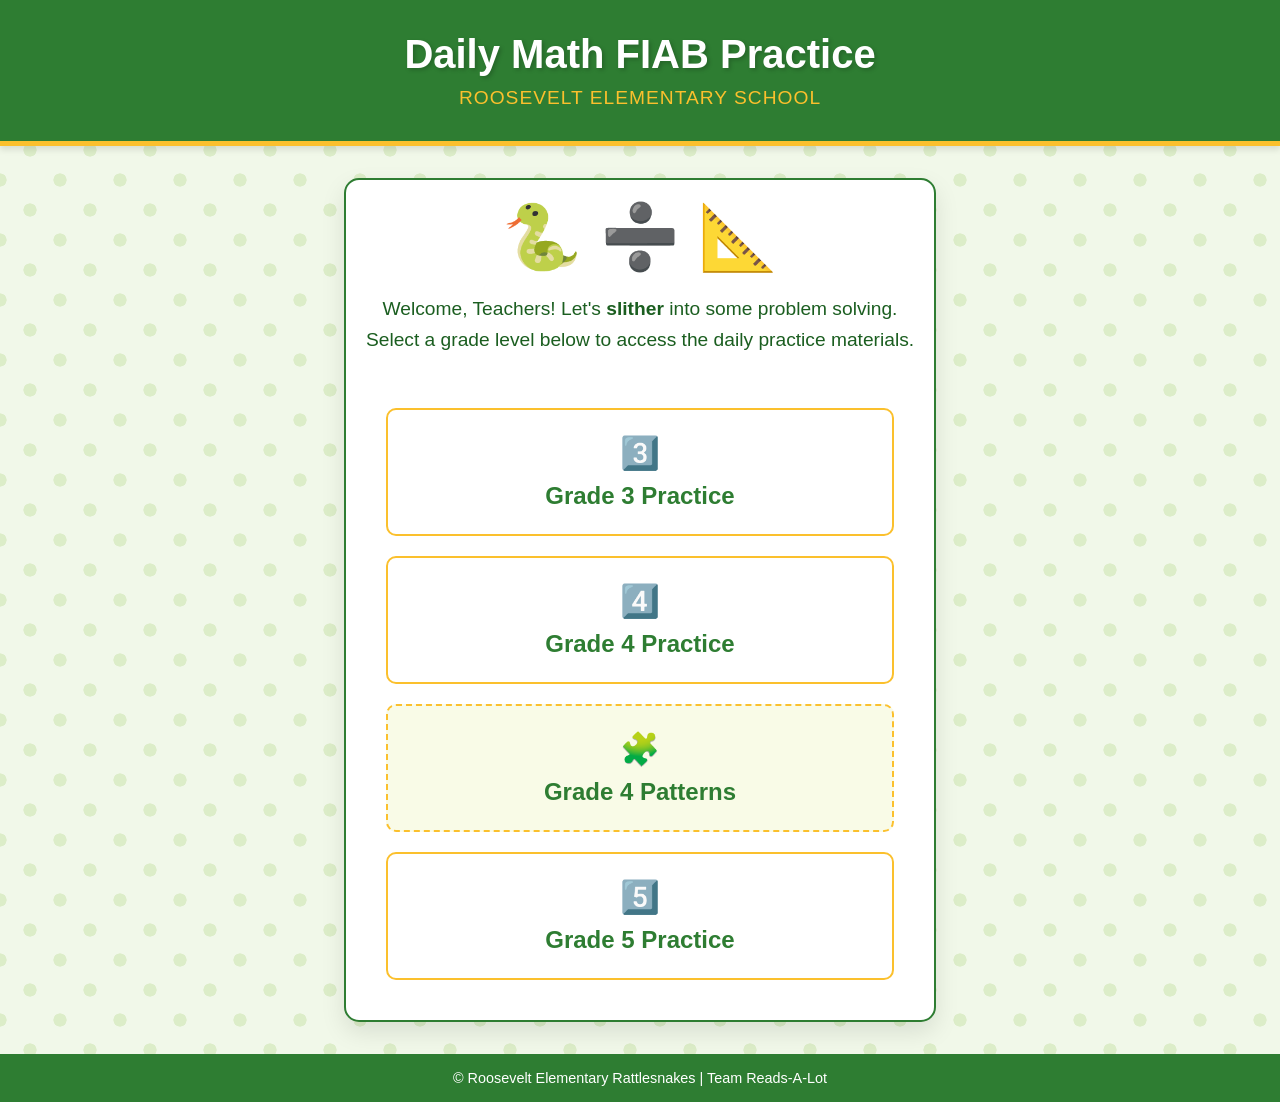
<file: index.html>
<!DOCTYPE html>
<html lang="en">
<head>
    <meta charset="UTF-8">
    <meta name="viewport" content="width=device-width, initial-scale=1.0">
    <title>Daily Math FIAB Practice | Roosevelt Elementary</title>
    <style>
        :root {
            --primary-green: #2E7D32; /* Rattlesnake Green */
            --accent-gold: #FBC02D;   /* School Gold */
            --light-bg: #F1F8E9;
            --text-dark: #1B5E20;
        }

        body {
            font-family: 'Segoe UI', Tahoma, Geneva, Verdana, sans-serif;
            background-color: var(--light-bg);
            margin: 0;
            padding: 0;
            display: flex;
            flex-direction: column;
            min-height: 100vh;
            color: var(--text-dark);
            background-image: radial-gradient(#dcedc8 15%, transparent 16%), radial-gradient(#dcedc8 15%, transparent 16%);
            background-size: 60px 60px;
            background-position: 0 0, 30px 30px;
        }

        header {
            background-color: var(--primary-green);
            color: white;
            text-align: center;
            padding: 2rem 1rem;
            box-shadow: 0 4px 6px rgba(0,0,0,0.1);
            border-bottom: 5px solid var(--accent-gold);
        }

        h1 {
            margin: 0;
            font-size: 2.5rem;
            text-shadow: 2px 2px 4px rgba(0,0,0,0.2);
        }

        h2 {
            margin: 10px 0 0 0;
            font-weight: 300;
            font-size: 1.2rem;
            color: var(--accent-gold);
            text-transform: uppercase;
            letter-spacing: 1px;
        }

        .container {
            max-width: 800px;
            margin: 2rem auto;
            padding: 20px;
            background: white;
            border-radius: 15px;
            box-shadow: 0 10px 25px rgba(0,0,0,0.1);
            text-align: center;
            border: 2px solid var(--primary-green);
        }

        .mascot-area {
            font-size: 4rem;
            margin-bottom: 1rem;
            animation: float 3s ease-in-out infinite;
        }

        .intro-text {
            font-size: 1.2rem;
            margin-bottom: 2rem;
            line-height: 1.6;
        }

        .btn-grid {
            display: grid;
            grid-template-columns: repeat(auto-fit, minmax(250px, 1fr));
            gap: 20px;
            padding: 20px;
        }

        .grade-card {
            background: white;
            border: 2px solid var(--accent-gold);
            border-radius: 10px;
            padding: 1.5rem;
            transition: transform 0.2s, box-shadow 0.2s;
            text-decoration: none;
            color: var(--text-dark);
            display: flex;
            flex-direction: column;
            align-items: center;
            justify-content: center;
        }

        .grade-card:hover {
            transform: translateY(-5px);
            box-shadow: 0 5px 15px rgba(46, 125, 50, 0.2);
            background-color: #FFFDE7;
        }

        .grade-card h3 {
            margin: 0;
            font-size: 1.5rem;
            color: var(--primary-green);
        }

        .grade-card span {
            font-size: 2rem;
            margin-bottom: 10px;
        }

        /* Specific style for the extra pattern link to make it stand out */
        .pattern-link {
            border-style: dashed;
            background-color: #f9fbe7;
        }

        footer {
            margin-top: auto;
            text-align: center;
            padding: 1rem;
            background-color: var(--primary-green);
            color: white;
            font-size: 0.9rem;
        }

        @keyframes float {
            0% { transform: translateY(0px); }
            50% { transform: translateY(-10px); }
            100% { transform: translateY(0px); }
        }
    </style>
</head>
<body>

    <header>
        <h1>Daily Math FIAB Practice</h1>
        <h2>Roosevelt Elementary School</h2>
    </header>

    <div class="container">
        <div class="mascot-area">
            🐍 ➗ 📐
        </div>
        
        <p class="intro-text">
            Welcome, Teachers! Let's <strong>slither</strong> into some problem solving.<br>
            Select a grade level below to access the daily practice materials.
        </p>

        <nav class="btn-grid">
            <a href="gr_3_fiab_practice.html" class="grade-card">
                <span>3️⃣</span>
                <h3>Grade 3 Practice</h3>
            </a>

            <a href="gr_4_fiab_practice.html" class="grade-card">
                <span>4️⃣</span>
                <h3>Grade 4 Practice</h3>
            </a>

            <a href="gr_4_fiab_patterns.html" class="grade-card pattern-link">
                <span>🧩</span>
                <h3>Grade 4 Patterns</h3>
            </a>

            <a href="gr_5_fiab_practice.html" class="grade-card">
                <span>5️⃣</span>
                <h3>Grade 5 Practice</h3>
            </a>
        </nav>
    </div>

    <footer>
        &copy; Roosevelt Elementary Rattlesnakes | Team Reads-A-Lot
    </footer>

</body>
</html>
</file>
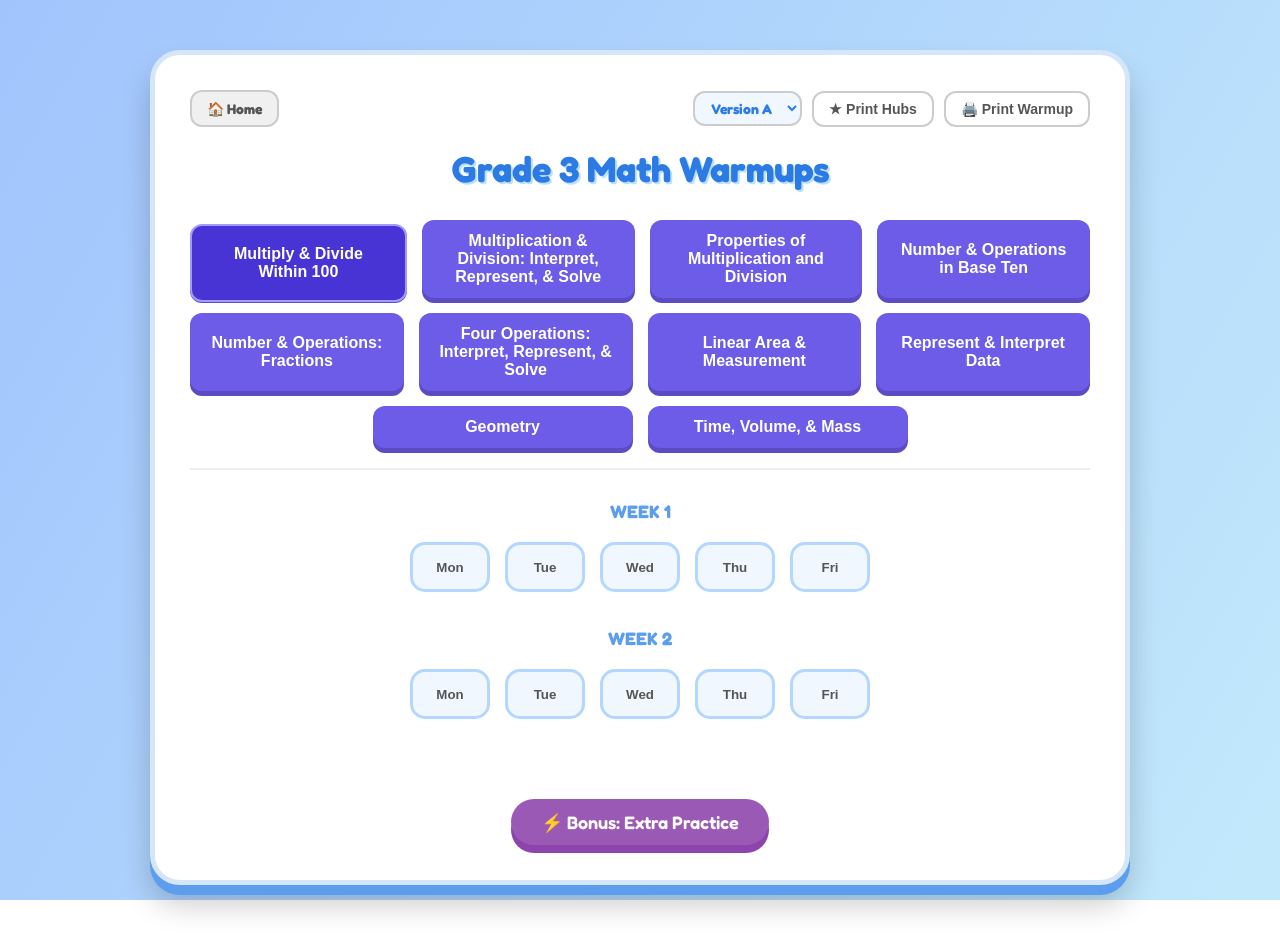
<file: gr_3_fiab_practice.html>
<!DOCTYPE html>
<html lang="en">
<head>
    <meta charset="UTF-8">
    <meta name="viewport" content="width=device-width, initial-scale=1.0">
    <title>Grade 3 Math Warmups</title>
    <link href="https://fonts.googleapis.com/css2?family=Fredoka:wght@400;600&family=Roboto:wght@400;600&display=swap" rel="stylesheet">
    <style id="main-styles">
        /* --- CORE STYLES --- */
        body{font-family:'Fredoka','Comic Sans MS',sans-serif;background:linear-gradient(120deg,#a1c4fd,#c2e9fb) fixed;padding:20px;text-align:center;color:#333;margin:0;-webkit-print-color-adjust:exact}
        .container{max-width:900px;margin:30px auto;background:#fff;padding:35px;border-radius:30px;box-shadow:0 10px 0 #5c9ded,0 20px 30px rgba(0,0,0,.2);border:5px solid #d4e6f7;min-height:700px;position:relative}
        h1{color:#2c7be5;font-size:36px;margin:10px 0 30px;text-shadow:2px 2px 0 #bae0ff} h3{color:#555;font-size:24px;border-bottom:2px dashed #d4e6f7;padding-bottom:10px;text-align:left}
        
        /* Top Controls (Print, Hubs, Version, Home) */
        .top-bar { display: flex; justify-content: space-between; align-items: center; margin-bottom: 20px; flex-wrap: wrap; gap: 15px; }
        .home-btn { background: #f0f0f0; color: #555; border: 2px solid #ccc; padding: 8px 15px; border-radius: 12px; cursor: pointer; font-weight: 700; font-size: 14px; transition: .2s; text-decoration: none; }
        .top-controls { display: flex; gap: 10px; align-items: center; flex-wrap: wrap; justify-content: center; }
        .print-btn { background: #fff; color: #555; border: 2px solid #ccc; padding: 8px 15px; border-radius: 12px; cursor: pointer; font-weight: 700; font-size: 14px; transition: .2s; }
        .home-btn:hover, .print-btn:hover { background: #e0e0e0; border-color: #bbb; }
        .version-select { padding: 6px 12px; border-radius: 12px; border: 2px solid #ccc; font-family: inherit; font-weight: 700; font-size: 14px; color: #2c7be5; background: #f0f7ff; cursor: pointer; outline: none; }
        .version-select:hover { border-color: #2c7be5; }

        /* Header for Print Only - HIDDEN ON SCREEN */
        .print-header { display: none; }
        .print-spacer { display: none; } 
        .answer-key-page { display: none; }

        /* Nav & Layout */
        .module-nav{display:flex;justify-content:center;gap:15px;margin-bottom:30px;flex-wrap:wrap;border-bottom:2px solid #eee;padding-bottom:20px}
        .btn-module{background:#6c5ce7;color:#fff;border:none;border-radius:12px;padding:12px 20px;cursor:pointer;font-size:16px;font-weight:600;box-shadow:0 5px 0 #5b4cc4;transition:.2s;flex:1;min-width:200px;max-width:260px}
        .btn-module:hover{background:#7d6cfeb4;transform:translateY(-2px)} .btn-module.active{background:#4834d4;transform:translateY(4px);box-shadow:0 1px 0 #5b4cc4;border:2px solid #a29bfe}
        .nav-container{display:flex;flex-direction:column;gap:20px;margin-bottom:40px} .week-row{display:flex;justify-content:center;gap:15px;flex-wrap:wrap}
        .week-label{width:100%;color:#5c9ded;font-weight:700;font-size:18px;text-transform:uppercase}
        .nav-btn{background:#f0f7ff;border:3px solid #b3d7ff;border-radius:15px;padding:10px 20px;cursor:pointer;min-width:80px;height:50px;font-weight:700;color:#555;transition:.2s}
        .nav-btn:hover{transform:translateY(-3px);border-color:#5c9ded} .nav-btn.active{background:#2c7be5;color:#fff;border-color:#1a5bb8;box-shadow:0 5px 15px rgba(44,123,229,.4)}
        
        /* Questions & Helper Hub */
        .question-card{background:#f4f9fc;padding:25px;margin-bottom:25px;border-radius:20px;text-align:left;border-left:8px solid #ffab00;box-shadow:0 4px 10px rgba(0,0,0,.05);break-inside:avoid}
        .instructions{font-size:18px;color:#444;margin-bottom:20px;font-style:italic; line-height: 1.4;}
        
        .helper-hub-card { background: #fffdf2; padding: 25px; margin-top: 25px; border-radius: 20px; border: 3px dashed #f1c40f; text-align: left; box-shadow: 0 4px 10px rgba(0,0,0,.05); break-inside: avoid; page-break-inside: avoid; }
        .helper-hub-card h3 { border-bottom: 2px dashed #f39c12; color: #d35400; margin-top: 0; padding-bottom: 10px; }
        
        /* --- SUB-CARD FOR INDIVIDUAL MATH PROBLEMS --- */
        .math-problem { 
            display: block; 
            font-size: 20px; 
            margin-bottom: 20px; 
            color: #444; 
            line-height: 1.6; 
            background: #ffffff; 
            border: 2px solid #d4e6f7; 
            border-radius: 15px; 
            padding: 20px; 
            box-shadow: 0 4px 6px rgba(0,0,0,0.02);
        }
        .math-problem:last-child { margin-bottom: 0; }
        
        .input-box{ display: inline-block; vertical-align: middle; padding:8px; font-size:20px; width:80px; border:3px solid #ffab00; border-radius:12px; background:#fffcf2; text-align:center; outline:none; margin-left: 5px; }
        .input-box.correct{border-color:#2e7d32;background:#e8f5e9;color:#2e7d32} .input-box.incorrect{border-color:#c62828;background:#ffebee}
        .unknown-square{display:inline-block;width:24px;height:24px;border:3px solid #555;border-radius:4px;vertical-align:-5px;margin:0 4px;background:#fff}
        
        /* --- FRACTION STYLING --- */
        .inline-frac { display: inline-flex; flex-direction: column; align-items: center; vertical-align: middle; margin: 0 5px; font-size: 0.9em; line-height: 1; }
        .inline-frac .num, .inline-frac .den { display: flex; align-items: center; justify-content: center; width: 100%; padding: 1px 4px; }
        .inline-frac .num { border-bottom: 2px solid #444; }
        .inline-frac .input-box { width: 45px; height: 30px; font-size: 18px; text-align: center; margin: 0; padding: 2px; } 
        
        .frac-box-container { display: inline-flex; flex-direction: column; align-items: center; vertical-align: middle; margin: 0 8px; }
        .frac-input { width: 50px; height: 38px; text-align: center; font-size: 22px; border: 3px solid #ffab00; border-radius: 8px; outline:none; background:#fffcf2; margin: 0; }
        .frac-line { width: 100%; height: 3px; background-color: #333; margin: 4px 0; border-radius: 2px; }
        .frac-box-container.correct .frac-input { border-color: #2e7d32; background: #e8f5e9; color: #2e7d32; }
        .frac-box-container.incorrect .frac-input { border-color: #c62828; background: #ffebee; color: #c62828; }

        /* --- DATA TABLES --- */
        table.data-table { border-collapse: collapse; margin: 10px auto; background: #fff; border: 2px solid #333; font-size: 18px; width: 90%; }
        table.data-table th { background: #d4e6f7; padding: 10px 20px; border: 1px solid #333; color: #333; }
        table.data-table td { padding: 8px 20px; border: 1px solid #ccc; text-align: center; }

        /* --- PATTERN TABLE STYLING --- */
        table.pattern-table { border-collapse: collapse; margin: 10px auto; background: #fff; border: 3px solid #333; }
        table.pattern-table td { border: 2px solid #ccc; width: 65px; height: 65px; text-align: center; font-size: 24px; font-weight: bold; color: #444; }
        table.pattern-table .input-box { width: 45px; height: 35px; font-size: 20px; padding: 2px; margin: 0; display: inline-block; }

        /* Grid / Checkbox Styles */
        table.caaspp-grid{width:100%;border-collapse:separate;border-spacing:0;background:#fff;border-radius:15px;overflow:hidden;border:2px solid #d4e6f7;margin-bottom:20px}
        table.caaspp-grid th{background:#d4e6f7;padding:15px;color:#2c7be5;font-weight:700;border-bottom:2px solid #fff}
        table.caaspp-grid td{padding:15px;border-bottom:1px solid #eee;text-align:center;vertical-align:middle}
        table.caaspp-grid td:first-child{text-align:left;font-weight:700;color:#444;padding-left:20px;border-right:1px solid #eee}
        
        /* Custom Checkbox UI */
        .checkbox-container { display: inline-block; position: relative; padding-left: 35px; margin-bottom: 12px; cursor: pointer; font-size: 22px; -webkit-user-select: none; -moz-user-select: none; -ms-user-select: none; user-select: none; }
        .checkbox-container input { position: absolute; opacity: 0; cursor: pointer; height: 0; width: 0; }
        .checkmark { position: absolute; top: -10px; left: 0; height: 30px; width: 30px; background-color: #fff; border: 3px solid #b3d7ff; border-radius: 8px; }
        .checkbox-container:hover input ~ .checkmark { background-color: #f0f7ff; }
        .checkbox-container input:checked ~ .checkmark { background-color: #2c7be5; border-color: #2c7be5; }
        .checkmark:after { content: ""; position: absolute; display: none; }
        .checkbox-container input:checked ~ .checkmark:after { display: block; left: 9px; top: 3px; width: 8px; height: 16px; border: solid white; border-width: 0 4px 4px 0; -webkit-transform: rotate(45deg); -ms-transform: rotate(45deg); transform: rotate(45deg); }
        .checkbox-container.correct-check .checkmark { background-color: #00c853 !important; border-color: #00c853 !important; }
        .checkbox-container.incorrect-check .checkmark { background-color: #e74c3c !important; border-color: #e74c3c !important; }

        /* Multiple Choice & Double Input */
        .mc-option{ display: flex; align-items: center; gap: 15px; font-size: 20px; margin-bottom: 15px; color: #444; padding:10px; border-radius:10px; cursor:pointer; transition:background .2s } 
        .mc-option:hover{background:#e6f2ff}
        .mc-correct{background:#e8f5e9!important;border:2px solid #2e7d32} .mc-incorrect{background:#ffebee!important;border:2px solid #c62828}
        
        .mc-horizontal-tables { display: flex; flex-direction: row; justify-content: space-between; gap: 15px; }
        .mc-horizontal-tables .mc-option { flex-direction: column; flex: 1; align-items: center; padding: 15px; text-align: center; }
        .mc-horizontal-tables .mc-option input { margin-bottom: 10px; margin-right: 0; }
        
        .double-input-container{background:#fff;padding:25px;border-radius:15px;border:3px dashed #cdb4db;text-align:center} .box-row{display:flex;justify-content:center;gap:30px;margin-top:15px}

        /* Controls */
        .footer-controls{margin-top:40px;padding-top:20px;border-top:2px dashed #d4e6f7;display:flex;flex-direction:column;align-items:center;gap:20px}
        .check-btn,.btn-extra{color:#fff;padding:15px 50px;border:none;border-radius:50px;font-size:24px;font-weight:600;cursor:pointer;transition:.1s;font-family:inherit}
        .check-btn{background:#00c853;box-shadow:0 8px 0 #009624} .check-btn:hover{background:#00e676;transform:translateY(2px)} .check-btn:active{transform:translateY(6px);box-shadow:0 2px 0}
        .check-btn:disabled{background:#95a5a6;box-shadow:none;transform:translateY(6px)}
        .btn-extra{background:#9b59b6;box-shadow:0 8px 0 #8e44ad;font-size:18px;margin-top:40px;padding:12px 30px} .btn-extra:hover{background:#af7ac5;transform:translateY(2px)}
        .feedback-box{font-size:20px;font-weight:700;padding:15px;border-radius:15px;width:100%;max-width:600px;display:none}
        .feedback-box.correct{display:block;background:#e8f5e9;color:#2e7d32;border:2px solid #a5d6a7}
        .feedback-box.warning{display:block;background:#fff3e0;color:#ef6c00;border:2px solid #ffcc80}
        .feedback-box.info{display:block;background:#e3f2fd;color:#1565c0;border:2px solid #90caf9}
        .hidden{display:none} 
        .correction-text{color:#27ae60;font-weight:700;font-size:18px;background:#e8f5e9;padding:5px 10px;border-radius:10px;border:2px solid #a5d6a7; display: inline-block; margin: 4px; line-height: 1.2; white-space: nowrap;}
        
        /* Extra Practice Styles */
        #extraPracticeContainer{margin-top:30px;background:#fcf4fc;padding:25px;border-radius:20px;border:4px dashed #cdb4db}
        .drill-grid{display:grid;grid-template-columns:repeat(auto-fit,minmax(200px,1fr));gap:15px;margin-bottom:20px}
        .drill-card{background:#fff;padding:15px;border-radius:15px;box-shadow:0 2px 5px rgba(0,0,0,.05);font-size:20px;font-weight:700;display:flex;justify-content:center;gap:10px;border:2px solid transparent}
        .drill-input{width:60px!important;padding:5px!important;font-size:20px!important;border:3px solid #cdb4db!important;border-radius:8px!important;text-align:center;background:#fff}

        /* --- PRINT STYLES --- */
        @media print {
            @page { size: landscape; margin: 0.3in; }
            body { background: none; color: #000; padding: 0; margin: 0; zoom: 0.95; }
            .container { box-shadow: none; border: none; width: 100%; max-width: 100%; margin: 0; padding: 0; }
            .module-nav, .nav-container, .footer-controls, .top-bar,
            #placeholder, .btn-extra, #extraPracticeContainer, .tbd-message, h1 { display: none !important; }
            
            #content-area { display: grid !important; grid-template-columns: 1fr 1fr; grid-gap: 30px; width: 100%; }
            
            .print-header { font-family: 'Roboto', sans-serif; grid-column: 1 / -1; display: flex !important; justify-content: space-between; gap: 20px; width: 100%; font-size: 16px; font-weight: 600; margin-top: 5px; margin-bottom: 10px; padding-bottom: 5px; border-bottom: none; white-space: nowrap; }
            
            .day-content { display: block !important; border: none !important; padding: 0 !important; margin-bottom: 15px !important; break-inside: avoid; page-break-inside: avoid; }
            
            .question-card { border: 1px solid #ccc !important; box-shadow: none !important; background: #fff !important; margin-bottom: 15px !important; padding: 12px 15px !important; border-radius: 10px !important; break-inside: avoid; page-break-inside: avoid; }
            
            .helper-hub-card { display: block !important; border: 2px dashed #666 !important; background: #f9f9f9 !important; border-radius: 15px; padding: 15px !important; margin-top: 0 !important; break-inside: avoid; page-break-inside: avoid; box-shadow: none; align-self: start; }
            .helper-hub-card * { color: #333 !important; }
            .helper-hub-card h3 { font-size: 18px !important; color: #000 !important; border-bottom: 2px dashed #666 !important; margin-top: 0; padding-bottom: 8px; }
            
            .helper-hub-card svg *[stroke="#e74c3c"], .helper-hub-card svg *[stroke="#2c7be5"] { stroke: #666 !important; }
            .helper-hub-card svg rect[fill="#e3f2fd"], .helper-hub-card svg rect[fill="#fff9c4"], .helper-hub-card svg rect[fill="#c8e6c9"] { fill: #fff !important; stroke: #333 !important; }
            .helper-hub-card svg rect[fill="#81ecec"] { fill: #ddd !important; }
            
            .math-problem { display: block; margin-bottom: 10px !important; border: none !important; padding: 0 !important; font-size: 16px !important; break-inside: avoid; page-break-inside: avoid; line-height: 1.3 !important; } 
            
            .print-break { break-after: page; page-break-after: always; }
            .print-spacer { display: block !important; border: none; height: 10px; }
            
            .answer-key-page { display: block !important; grid-column: 1 / -1; break-before: page; page-break-before: always; text-align: left; padding: 10px 0; border: none; }
            .answer-key-page h2 { font-size: 22px; margin-top: 0; margin-bottom: 15px; border-bottom: 2px solid #000; padding-bottom: 5px; } 
            
            .ak-cols { display: grid; grid-template-columns: 1fr 1fr; gap: 40px; }
            .ak-week h4 { border-bottom: 2px solid #000; padding-bottom: 5px; margin-bottom: 10px; font-size: 18px; }
            .ak-day { margin-bottom: 10px; font-size: 12px; line-height: 1.3; border-bottom: 1px dashed #ccc; padding-bottom: 5px;}
            .ak-day strong { display: block; color: #444; margin-bottom: 2px; }
            
            h3 { color: #000; border-bottom: 1px solid #000; margin-top: 0; font-size: 20px; margin-bottom: 8px; padding-bottom: 4px !important; }
            .instructions { font-size: 16px !important; margin-bottom: 6px !important; }
            .q-num { font-size: 18px !important; }
            .q-num span { color: #000 !important; }
            
            .math-problem > div[style*="text-align: center"] { margin-bottom: 2px !important; }
            .math-problem svg.fraction-bar-svg, .math-problem svg.number-line-svg { max-height: 80px !important; width: auto !important; margin: 2px auto !important; }
            .math-problem svg.pattern-line-svg { max-height: 80px !important; width: 100% !important; margin: 2px auto !important; }
            
            .grid-area-svg, .polygon-svg, .ruler-svg, .clock-svg { max-height: 140px !important; margin: 2px auto !important; }
            
            /* --- PRINT STYLES FOR GRAPHS & TABLES --- */
            table.data-table { border: 2px solid #000 !important; width: 95%; margin: 5px auto !important; }
            table.data-table th { background: #e0e0e0 !important; color: #000 !important; border: 1px solid #000 !important; font-size: 14px !important; padding: 4px !important; -webkit-print-color-adjust: exact; }
            table.data-table td { border: 1px solid #000 !important; color: #000 !important; font-size: 14px !important; padding: 4px !important; }
            
            .mc-horizontal-tables { display: flex; flex-direction: row; justify-content: space-between; gap: 5px; }
            .mc-horizontal-tables .mc-option { flex-direction: column; width: 32%; padding: 4px !important; margin: 0 !important; align-items: center; border: 1px solid #ccc; text-align: center; }
            .mc-horizontal-tables .mc-option input { margin-bottom: 5px; margin-right: 0; }
            .mc-horizontal-tables .mc-option table.data-table { font-size: 12px !important; margin: 2px auto !important; width: 100%; }
            .mc-horizontal-tables .mc-option table.data-table th, .mc-horizontal-tables .mc-option table.data-table td { padding: 2px !important; }
            
            svg { filter: grayscale(100%); }
            line[stroke="#ccc"] { stroke: #666 !important; } 
            rect[fill="#81ecec"], rect[fill="#a1c4fd"], rect[fill="#6c5ce7"], rect[fill="#f1c40f"], rect[fill="#e74c3c"], rect[fill="#d4e6f7"] { fill: #ddd !important; stroke: #000 !important; stroke-width: 1.5px !important; } 
            polygon { fill: #e0e0e0 !important; stroke: #000 !important; stroke-width: 2px !important; }
            
            table.caaspp-grid { border: 1px solid #000; margin-bottom: 6px !important; font-size: 14px !important;}
            table.caaspp-grid th { background: #eee; color: #000; border-bottom: 1px solid #000; padding: 4px !important; }
            table.caaspp-grid td { border-bottom: 1px solid #ccc; padding: 4px !important; }
            table.caaspp-grid td:first-child { padding-left: 6px !important; }
            
            .pattern-table-container { margin: 2px 0 !important; }
            table.pattern-table td { width: 36px !important; height: 36px !important; font-size: 16px !important; padding: 2px !important; }
            
            .input-box, .frac-input, .drill-input { 
                border: 2px solid #000 !important; 
                background: #fff !important; 
                color: transparent !important; 
                text-shadow: none !important; 
                -webkit-text-fill-color: transparent !important; 
                display: inline-block; 
                vertical-align: middle; 
                width: 40px !important; 
                height: 24px !important; 
                padding: 2px !important; 
                font-size: 14px !important; 
                margin: 0 4px !important;
            }
            .frac-input { width: 30px !important; height: 24px !important; }
            .inline-frac .input-box { width: 30px !important; height: 24px !important; }
            table.pattern-table .input-box { width: 28px !important; height: 22px !important; font-size: 14px !important; }
            
            input[type="radio"], input[type="checkbox"] { 
                -webkit-appearance: none; 
                -moz-appearance: none; 
                appearance: none; 
                border: 1px solid #000; 
                background: #fff; 
            }
            input[type="radio"] { width: 14px; height: 14px; border-radius: 50%; }
            input[type="checkbox"] { width: 14px; height: 14px; border-radius: 2px; }
            
            .checkbox-container input { position: static; opacity: 1; margin: 0; } .checkmark { display: none; }
            .checkbox-container { padding-left: 0 !important; margin-bottom: 0 !important; } 
            
            .correction-text, .grid-answer-indicator { display: none !important; }
            .double-input-container { border: 2px dashed #000; padding: 10px !important; margin-bottom: 5px !important;}
            
            .mc-option { border: 1px solid #ccc; display: flex; align-items: center; padding: 4px 6px !important; margin-bottom: 4px !important; font-size: 16px !important;}
        }
    </style>

    <script>
        // --- GLOBAL SVG & HTML GENERATORS ---
        
        function drawClock(hour, minute) {
            let svg = `<svg class="clock-svg" width="160" height="160" viewBox="0 0 120 120" style="margin: 10px auto; display: block;">`;
            svg += `<circle cx="60" cy="60" r="50" fill="#fff" stroke="#333" stroke-width="3"/>`;
            
            for(let i=0; i<60; i++) {
                let angle = (i * 6 - 90) * Math.PI / 180;
                let isHour = i % 5 === 0;
                let rStart = isHour ? 40 : 45;
                let x1 = 60 + rStart * Math.cos(angle);
                let y1 = 60 + rStart * Math.sin(angle);
                let x2 = 60 + 50 * Math.cos(angle);
                let y2 = 60 + 50 * Math.sin(angle);
                svg += `<line x1="${x1}" y1="${y1}" x2="${x2}" y2="${y2}" stroke="#333" stroke-width="${isHour ? 2 : 1}"/>`;
            }
            
            for(let i=1; i<=12; i++) {
                let angle = (i * 30 - 90) * Math.PI / 180;
                let x = 60 + 32 * Math.cos(angle);
                let y = 60 + 32 * Math.sin(angle) + 4;
                svg += `<text x="${x}" y="${y}" font-size="12" font-weight="bold" fill="#333" text-anchor="middle">${i}</text>`;
            }
            
            let hAngle = (hour % 12) * 30 + (minute * 0.5);
            let mAngle = minute * 6;
            
            svg += `<g transform="rotate(${hAngle} 60 60)"><line x1="60" y1="60" x2="60" y2="35" stroke="#e74c3c" stroke-width="4" stroke-linecap="round"/></g>`;
            svg += `<g transform="rotate(${mAngle} 60 60)"><line x1="60" y1="60" x2="60" y2="20" stroke="#2c7be5" stroke-width="3" stroke-linecap="round"/></g>`;
            svg += `<circle cx="60" cy="60" r="3" fill="#333"/>`;
            
            svg += `</svg>`;
            return svg;
        }
        
        function drawGeomShape(type, rot=0) {
            let pts = "";
            if(type==='square') pts = "20,20 80,20 80,80 20,80";
            if(type==='rect-w') pts = "10,30 90,30 90,70 10,70";
            if(type==='rect-t') pts = "30,10 70,10 70,90 30,90";
            if(type==='rhombus') pts = "50,10 90,50 50,90 10,50";
            if(type==='para') pts = "20,70 80,70 90,30 30,30";
            if(type==='trap') pts = "20,80 80,80 65,20 35,20";
            if(type==='iso-trap') pts = "20,80 80,80 60,30 40,30";
            if(type==='right-tri') pts = "20,80 80,80 20,20";
            if(type==='equi-tri') pts = "50,20 90,80 10,80";
            if(type==='pentagon') pts = "50,10 95,45 75,95 25,95 5,45";
            if(type==='hexagon') pts = "50,10 90,30 90,70 50,90 10,70 10,30";
            if(type==='quad-irr') pts = "10,20 80,10 90,70 30,90";
            
            return `<svg width="80" height="80" viewBox="0 0 100 100" style="max-height:70px; margin:0 auto; display:block;">
                <g transform="rotate(${rot} 50 50)">
                    <polygon points="${pts}" fill="#e3f2fd" stroke="#1a5bb8" stroke-width="4" stroke-linejoin="round"/>
                </g>
            </svg>`;
        }

        function drawFractionShape(type, total, shaded) {
            let svg = `<svg width="120" height="120" viewBox="0 0 120 120" style="margin: 10px auto; display: block;">`;
            if (type === 'circle') {
                svg += `<circle cx="60" cy="60" r="50" fill="#fff" stroke="#333" stroke-width="2"/>`;
                if(total===1) {
                   if(shaded===1) svg += `<circle cx="60" cy="60" r="50" fill="#81ecec" stroke="#333" stroke-width="2"/>`;
                } else if (total===2) {
                   svg += `<path d="M 60 60 L 60 10 A 50 50 0 0 1 60 110 Z" fill="${shaded>0?'#81ecec':'#fff'}" stroke="#333" stroke-width="2"/>`;
                   svg += `<path d="M 60 60 L 60 110 A 50 50 0 0 1 60 10 Z" fill="${shaded>1?'#81ecec':'#fff'}" stroke="#333" stroke-width="2"/>`;
                } else {
                   for (let i = 0; i < total; i++) {
                       let startAngle = (i * 360) / total;
                       let endAngle = ((i + 1) * 360) / total;
                       let startRad = (startAngle - 90) * Math.PI / 180;
                       let endRad = (endAngle - 90) * Math.PI / 180;
                       let x1 = 60 + 50 * Math.cos(startRad);
                       let y1 = 60 + 50 * Math.sin(startRad);
                       let x2 = 60 + 50 * Math.cos(endRad);
                       let y2 = 60 + 50 * Math.sin(endRad);
                       svg += `<path d="M 60 60 L ${x1} ${y1} A 50 50 0 0 1 ${x2} ${y2} Z" fill="${i < shaded ? '#81ecec' : '#fff'}" stroke="#333" stroke-width="2"/>`;
                   }
                }
            } else if (type === 'rect') {
                let cols = total; let rows = 1;
                if (total === 4) { cols = 2; rows = 2; }
                if (total === 6) { cols = 3; rows = 2; }
                if (total === 8) { cols = 4; rows = 2; }
                let cellW = 100 / cols; let cellH = 100 / rows;
                let count = 0;
                for (let r = 0; r < rows; r++) {
                    for (let c = 0; c < cols; c++) {
                        let fill = count < shaded ? '#81ecec' : '#fff';
                        svg += `<rect x="${10 + c*cellW}" y="${10 + r*cellH}" width="${cellW}" height="${cellH}" fill="${fill}" stroke="#333" stroke-width="2"/>`;
                        count++;
                    }
                }
            }
            svg += `</svg>`;
            return svg;
        }

        function drawBarGraph(title, yLabel, xLabel, labels, data, maxVal, step) {
            const w = 350, h = 250;
            const originX = 60, originY = 200;
            const graphW = 270, graphH = 150;
            
            let svg = `<svg class="bar-graph-svg" width="${w}" height="${h}" viewBox="0 0 ${w} ${h}" style="margin: 10px auto; display: block; background: #fff; border: 1px solid #eee; border-radius: 8px;">`;
            
            svg += `<text x="${w/2}" y="25" font-size="16" font-weight="bold" fill="#333" text-anchor="middle">${title}</text>`;
            svg += `<text x="15" y="${originY - graphH/2}" font-size="14" font-weight="bold" fill="#555" text-anchor="middle" transform="rotate(-90 15,${originY - graphH/2})">${yLabel}</text>`;
            svg += `<text x="${originX + graphW/2}" y="${h - 10}" font-size="14" font-weight="bold" fill="#555" text-anchor="middle">${xLabel}</text>`;

            let numSteps = maxVal / step;
            for (let i = 0; i <= numSteps; i++) {
                let y = originY - (i / numSteps) * graphH;
                svg += `<line x1="${originX}" y1="${y}" x2="${originX + graphW}" y2="${y}" stroke="#ddd" stroke-width="1" />`;
                svg += `<text x="${originX - 10}" y="${y + 5}" font-size="12" fill="#333" text-anchor="end">${i * step}</text>`;
            }

            svg += `<line x1="${originX}" y1="${originY - graphH}" x2="${originX}" y2="${originY}" stroke="#333" stroke-width="2" />`;
            svg += `<line x1="${originX}" y1="${originY}" x2="${originX + graphW}" y2="${originY}" stroke="#333" stroke-width="2" />`;

            const barW = (graphW / labels.length) * 0.6;
            const spacing = (graphW / labels.length);
            const colors = ['#a1c4fd', '#6c5ce7', '#f1c40f', '#e74c3c', '#27ae60'];

            labels.forEach((label, i) => {
                let barH = (data[i] / maxVal) * graphH;
                let x = originX + (i * spacing) + (spacing - barW) / 2;
                let y = originY - barH;
                let color = colors[i % colors.length];
                
                svg += `<rect x="${x}" y="${y}" width="${barW}" height="${barH}" fill="${color}" stroke="#333" stroke-width="1.5" />`;
                svg += `<text x="${x + barW/2}" y="${originY + 18}" font-size="12" font-weight="bold" fill="#333" text-anchor="middle">${label}</text>`;
            });

            svg += `</svg>`;
            return svg;
        }

        function drawPictureGraph(title, categoryLabel, labels, data, iconKeyText, iconVal) {
            const w = 400, rowH = 40;
            const tableBottom = 75 + (labels.length * rowH);
            const h = tableBottom + 45; 
            
            let svg = `<svg class="picture-graph-svg" width="${w}" height="${h}" viewBox="0 0 ${w} ${h}" style="margin: 10px auto; display: block; background: #fff; border: 2px solid #ccc; border-radius: 8px;">`;
            
            svg += `<rect x="0" y="0" width="${w}" height="${h}" fill="#fcfcfc" rx="8" />`;
            svg += `<text x="${w/2}" y="30" font-size="18" font-weight="bold" fill="#333" text-anchor="middle">${title}</text>`;
            
            svg += `<rect x="10" y="45" width="100" height="30" fill="#d4e6f7" stroke="#333" stroke-width="1" />`;
            svg += `<rect x="110" y="45" width="280" height="30" fill="#d4e6f7" stroke="#333" stroke-width="1" />`;
            svg += `<text x="60" y="65" font-size="14" font-weight="bold" fill="#333" text-anchor="middle">${categoryLabel}</text>`;
            svg += `<text x="250" y="65" font-size="14" font-weight="bold" fill="#333" text-anchor="middle">Number</text>`;

            labels.forEach((label, i) => {
                let yPos = 75 + (i * rowH);
                svg += `<rect x="10" y="${yPos}" width="100" height="${rowH}" fill="#fff" stroke="#333" stroke-width="1" />`;
                svg += `<rect x="110" y="${yPos}" width="280" height="${rowH}" fill="#fff" stroke="#333" stroke-width="1" />`;
                svg += `<text x="60" y="${yPos + 25}" font-size="14" font-weight="bold" fill="#333" text-anchor="middle">${label}</text>`;
                
                let val = data[i];
                let fullIcons = Math.floor(val / iconVal);
                let hasHalf = (val % iconVal) !== 0;
                
                for(let j=0; j<fullIcons; j++) {
                    svg += `<circle cx="${135 + (j * 30)}" cy="${yPos + 20}" r="10" fill="#f1c40f" stroke="#333" stroke-width="2" />`;
                }
                if (hasHalf) {
                    svg += `<path d="M ${135 + (fullIcons * 30)} ${yPos + 10} A 10 10 0 0 0 ${135 + (fullIcons * 30)} ${yPos + 30} Z" fill="#f1c40f" stroke="#333" stroke-width="2" />`;
                }
            });

            svg += `<text x="${w/2}" y="${h - 15}" font-size="14" font-weight="bold" fill="#555" text-anchor="middle">Key: <tspan fill="#f1c40f" stroke="#333">⬤</tspan> = ${iconKeyText}</text>`;
            svg += `</svg>`;
            return svg;
        }

        function drawLinePlot(title, xLabel, ticks, data) {
            const w = 450, h = 240; 
            const originX = 40, originY = 160;
            const lineW = 370;
            
            let svg = `<svg class="line-plot-svg" width="${w}" height="${h}" viewBox="0 0 ${w} ${h}" style="margin: 10px auto; display: block; background: #fff; border: 1px solid #eee; border-radius: 8px;">`;
            
            svg += `<text x="${w/2}" y="25" font-size="16" font-weight="bold" fill="#333" text-anchor="middle">${title}</text>`;
            
            svg += `<line x1="${originX}" y1="${originY}" x2="${originX + lineW}" y2="${originY}" stroke="#333" stroke-width="3" />`;
            svg += `<polygon points="${originX},${originY} ${originX+10},${originY-6} ${originX+10},${originY+6}" fill="#333" />`;
            svg += `<polygon points="${originX+lineW},${originY} ${originX+lineW-10},${originY-6} ${originX+lineW-10},${originY+6}" fill="#333" />`;

            const spacing = lineW / (ticks.length + 1);
            
            ticks.forEach((tickLabel, i) => {
                let x = originX + spacing * (i + 1);
                svg += `<line x1="${x}" y1="${originY - 5}" x2="${x}" y2="${originY + 10}" stroke="#333" stroke-width="2" />`;
                
                if (tickLabel.includes('/')) {
                    let parts = tickLabel.split(' ');
                    let yOffset = originY + 22;
                    if(parts.length > 1) { // mixed number
                        svg += `<text x="${x - 14}" y="${yOffset + 5}" font-size="16" font-weight="bold" fill="#333" text-anchor="middle">${parts[0]}</text>`;
                        let frac = parts[1].split('/');
                        svg += `<text x="${x + 5}" y="${yOffset - 2}" font-size="11" font-weight="bold" fill="#333" text-anchor="middle">${frac[0]}</text>`;
                        svg += `<line x1="${x - 2}" y1="${yOffset + 1}" x2="${x + 12}" y2="${yOffset + 1}" stroke="#333" stroke-width="1.5" />`;
                        svg += `<text x="${x + 5}" y="${yOffset + 11}" font-size="11" font-weight="bold" fill="#333" text-anchor="middle">${frac[1]}</text>`;
                    } else { // pure fraction
                        let frac = parts[0].split('/');
                        svg += `<text x="${x}" y="${yOffset - 2}" font-size="11" font-weight="bold" fill="#333" text-anchor="middle">${frac[0]}</text>`;
                        svg += `<line x1="${x - 6}" y1="${yOffset + 1}" x2="${x + 6}" y2="${yOffset + 1}" stroke="#333" stroke-width="1.5" />`;
                        svg += `<text x="${x}" y="${yOffset + 11}" font-size="11" font-weight="bold" fill="#333" text-anchor="middle">${frac[1]}</text>`;
                    }
                } else {
                    svg += `<text x="${x}" y="${originY + 28}" font-size="16" font-weight="bold" fill="#333" text-anchor="middle">${tickLabel}</text>`;
                }

                let count = data[i] || 0;
                for(let j=0; j<count; j++) {
                    let xY = originY - 15 - (j * 20);
                    svg += `<line x1="${x - 6}" y1="${xY - 6}" x2="${x + 6}" y2="${xY + 6}" stroke="#2c7be5" stroke-width="3" stroke-linecap="round" />`;
                    svg += `<line x1="${x + 6}" y1="${xY - 6}" x2="${x - 6}" y2="${xY + 6}" stroke="#2c7be5" stroke-width="3" stroke-linecap="round" />`;
                }
            });

            svg += `<text x="${w/2}" y="${h - 10}" font-size="14" font-weight="bold" fill="#555" text-anchor="middle">${xLabel}</text>`;
            svg += `</svg>`;
            return svg;
        }

        function drawNumberLine(divisions, pointAt) {
            let svg = `<svg class="number-line-svg" width="400" height="100" viewBox="0 0 400 100" style="margin: 10px 0;">`;
            svg += `<line x1="40" y1="50" x2="360" y2="50" stroke="#333" stroke-width="3" />`; 
            svg += `<polygon points="40,50 50,45 50,55" fill="#333" />`; 
            svg += `<polygon points="360,50 350,45 350,55" fill="#333" />`; 
            let startX = 60, endX = 340, width = endX - startX;
            for (let i = 0; i <= divisions; i++) {
                let x = startX + (width / divisions) * i;
                svg += `<line x1="${x}" y1="40" x2="${x}" y2="60" stroke="#333" stroke-width="3" />`;
                if (i === 0) svg += `<text x="${x}" y="80" font-size="20" font-weight="bold" fill="#333" text-anchor="middle">0</text>`;
                if (i === divisions) svg += `<text x="${x}" y="80" font-size="20" font-weight="bold" fill="#333" text-anchor="middle">1</text>`;
                if (i === pointAt) {
                    svg += `<circle cx="${x}" cy="50" r="7" fill="#c62828" />`;
                    svg += `<text x="${x}" y="30" font-size="22" font-weight="bold" fill="#c62828" text-anchor="middle">A</text>`;
                }
            }
            svg += `</svg>`;
            return svg;
        }

        function drawFractionBar(divisions, shadedCount) {
            let svg = `<svg class="fraction-bar-svg" width="300" height="60" viewBox="0 0 300 60" style="margin: 5px 0;">`;
            let boxWidth = 298 / divisions;
            for (let i = 0; i < divisions; i++) {
                let fill = i < shadedCount ? "#81ecec" : "#fff";
                svg += `<rect x="${1 + (i * boxWidth)}" y="10" width="${boxWidth}" height="40" fill="${fill}" stroke="#333" stroke-width="2" />`;
            }
            svg += `</svg>`;
            return svg;
        }

        function drawPatternLine(values, answers) {
            let svg = `<svg class="pattern-line-svg" width="100%" height="150" viewBox="0 0 600 150" style="margin: 10px 0; max-width: 100%; overflow: visible;">`;
            svg += `<line x1="30" y1="100" x2="570" y2="100" stroke="#333" stroke-width="3" />`; 
            svg += `<polygon points="30,100 45,92 45,108" fill="#333" />`; 
            svg += `<polygon points="570,100 555,92 555,108" fill="#333" />`; 
            let n = values.length;
            let startX = 60, endX = 540, gap = (endX - startX) / (n - 1);
            let ansIdx = 0;
            for (let i = 0; i < n; i++) {
                let x = startX + i * gap;
                svg += `<line x1="${x}" y1="90" x2="${x}" y2="110" stroke="#333" stroke-width="3" />`;
                if (values[i] !== null) {
                    svg += `<text x="${x}" y="75" font-size="28" font-weight="bold" fill="#333" text-anchor="middle">${values[i]}</text>`;
                } else {
                    let ans = answers[ansIdx++];
                    svg += `<foreignObject x="${x - 60}" y="0" width="120" height="150">
                        <div xmlns="http://www.w3.org/1999/xhtml" style="display:flex; flex-direction:column; align-items:center; padding-top: 40px; height: 100%;">
                            <input type="text" class="input-box" data-answer="${ans}" style="width:50px; height:40px; font-size:22px; padding:2px; margin:0;">
                        </div>
                    </foreignObject>`;
                }
            }
            svg += `</svg>`;
            return svg;
        }

        function drawPatternTable(grid) {
            let html = `<table class="pattern-table">`;
            grid.forEach(row => {
                html += `<tr>`;
                row.forEach(cell => {
                    if (cell.startsWith("ans:")) {
                        let ans = cell.split(":")[1];
                        html += `<td><input type="text" class="input-box" data-answer="${ans}"></td>`;
                    } else {
                        html += `<td>${cell}</td>`;
                    }
                });
                html += `</tr>`;
            });
            html += `</table>`;
            return html;
        }
        
        function rectCoords(startRow, startCol, rows, cols) {
            let pts = [];
            for(let r=0; r<rows; r++) {
                for(let c=0; c<cols; c++) {
                    pts.push([startRow+r, startCol+c]);
                }
            }
            return pts;
        }

        function drawGridArea(gridW, gridH, shadedCoords) {
            let cellSize = 25;
            let totalW = gridW * cellSize + 2;
            let totalH = gridH * cellSize + 2;
            let svg = `<svg class="grid-area-svg" width="${totalW}" height="${totalH}" viewBox="0 0 ${totalW} ${totalH}" style="margin:10px auto;">`;
            
            shadedCoords.forEach(([r, c]) => {
                let y = (r-1) * cellSize + 1;
                let x = (c-1) * cellSize + 1;
                svg += `<rect x="${x}" y="${y}" width="${cellSize}" height="${cellSize}" fill="#81ecec" stroke="#333" stroke-width="1"/>`;
            });
            
            for(let i=0; i<=gridW; i++) {
                svg += `<line x1="${i*cellSize+1}" y1="1" x2="${i*cellSize+1}" y2="${gridH*cellSize+1}" stroke="#ccc" stroke-width="1"/>`;
            }
            for(let i=0; i<=gridH; i++) {
                svg += `<line x1="1" y1="${i*cellSize+1}" x2="${gridW*cellSize+1}" y2="${i*cellSize+1}" stroke="#ccc" stroke-width="1"/>`;
            }
            
            svg += `<rect x="1" y="1" width="${gridW*cellSize}" height="${gridH*cellSize}" fill="none" stroke="#333" stroke-width="2"/>`;
            svg += `</svg>`;
            return svg;
        }

        function drawPolygon(w, h, points, labels) {
            let svg = `<svg class="polygon-svg" width="${w}" height="${h}" viewBox="0 0 ${w} ${h}" style="margin: 10px auto; max-width: 100%;">`;
            let ptsStr = points.map(p => p.join(',')).join(' ');
            svg += `<polygon points="${ptsStr}" fill="#e3f2fd" stroke="#1a5bb8" stroke-width="3" />`;
            labels.forEach(l => {
                svg += `<text x="${l.x}" y="${l.y}" font-size="16" font-weight="bold" fill="#333" text-anchor="middle" dominant-baseline="middle">${l.t}</text>`;
            });
            svg += `</svg>`;
            return svg;
        }

        function drawRulerRectangle(wUnits, hUnits) {
            let u = 35; 
            let svgW = (wUnits + 2.5) * u;
            let svgH = (hUnits + 2.5) * u;
            let svg = `<svg class="ruler-svg" width="${svgW}" height="${svgH}" viewBox="0 0 ${svgW} ${svgH}" style="margin:10px auto; overflow:visible; max-width: 100%;">`;
            
            let originX = u * 1.5;
            let originY = svgH - u * 1.5;

            svg += `<rect x="${originX}" y="${originY - hUnits*u}" width="${wUnits*u}" height="${hUnits*u}" fill="#e3f2fd" stroke="#1a5bb8" stroke-width="3"/>`;
            
            svg += `<rect x="${originX}" y="${originY}" width="${(wUnits+1)*u}" height="30" fill="#fbd26a" stroke="#333" stroke-width="2"/>`;
            for(let i=0; i<=wUnits+1; i++) {
                let x = originX + i*u;
                svg += `<line x1="${x}" y1="${originY}" x2="${x}" y2="${originY + 10}" stroke="#333" stroke-width="2"/>`;
                svg += `<text x="${x}" y="${originY + 24}" font-size="14" font-weight="bold" fill="#333" text-anchor="middle">${i}</text>`;
            }
            
            svg += `<rect x="${originX - 30}" y="${originY - (hUnits+1)*u}" width="30" height="${(hUnits+1)*u}" fill="#fbd26a" stroke="#333" stroke-width="2"/>`;
            for(let i=0; i<=hUnits+1; i++) {
                let y = originY - i*u;
                svg += `<line x1="${originX-15}" y1="${y}" x2="${originX}" y2="${y}" stroke="#333" stroke-width="2"/>`;
                svg += `<text x="${originX-18}" y="${y+5}" font-size="14" font-weight="bold" fill="#333" text-anchor="end">${i}</text>`;
            }
            
            svg += `</svg>`;
            return svg;
        }
    </script>

    <script src="data/gr3/mod1.js"></script>
    <script src="data/gr3/mod2.js"></script>
    <script src="data/gr3/mod3.js"></script>
    <script src="data/gr3/mod4.js"></script>
    <script src="data/gr3/mod5.js"></script>
    <script src="data/gr3/mod6.js"></script>
    <script src="data/gr3/mod7.js"></script>
    <script src="data/gr3/mod8.js"></script>
    <script src="data/gr3/mod9.js"></script>
    <script src="data/gr3/mod10.js"></script>
    <script src="data/gr3/mod11.js"></script>
</head>
<body>

<div class="container">
    <div class="top-bar">
        <a href="index.html" class="home-btn">🏠 Home</a>
        <div class="top-controls">
            <select id="versionSelect" class="version-select" onchange="changeVersion()">
                <option value="A">Version A</option>
                <option value="B">Version B</option>
                <option value="C">Version C</option>
            </select>
            <button class="print-btn" onclick="printHelperHubs()">★ Print Hubs</button>
            <button class="print-btn" onclick="window.print()">🖨️ Print Warmup</button>
        </div>
    </div>

    <h1>Grade 3 Math Warmups</h1>

    <div class="module-nav">
        <button class="btn-module" onclick="selectModule(0)">Multiply & Divide Within 100</button>
        <button class="btn-module" onclick="selectModule(1)">Multiplication & Division: Interpret, Represent, & Solve</button>
        <button class="btn-module" onclick="selectModule(2)">Properties of Multiplication and Division</button>
        <button class="btn-module" onclick="selectModule(3)">Number & Operations in Base Ten</button>
        <button class="btn-module" onclick="selectModule(4)">Number & Operations: Fractions</button>
        <button class="btn-module" onclick="selectModule(5)">Four Operations: Interpret, Represent, & Solve</button>
        <button class="btn-module" onclick="selectModule(6)">Linear Area & Measurement</button>
        <button class="btn-module" onclick="selectModule(7)">Represent & Interpret Data</button>
        <button class="btn-module" onclick="selectModule(8)">Geometry</button>
        <button class="btn-module" onclick="selectModule(9)">Time, Volume, & Mass</button>
    </div>

    <div class="nav-container" id="navContainer"></div>

    <div id="content-area">
        <div id="placeholder" style="text-align: center; color: #888; margin-top: 50px; font-size: 20px;">
            Select a module above to begin!
        </div>
    </div>
    
    <div class="footer-controls" id="footer-controls" style="display:none;">
        <div id="feedback-box" class="feedback-box"></div>
        <button class="check-btn" onclick="checkAnswers()">Check Answers</button>
    </div>
    
    <button id="btnExtra" class="btn-extra hidden" onclick="startExtraPractice()">⚡ Bonus: Extra Practice</button>
    
    <div id="extraPracticeContainer" class="hidden">
        <h3 style="color: #8e44ad; border-bottom: 2px dashed #cdb4db;">Mixed Multiplication & Division Drills</h3>
        <p style="margin-bottom: 20px;">Fill in the missing numbers!</p>
        <div id="drillGrid" class="drill-grid"></div>
        <button class="btn-extra" style="margin-top: 10px; background-color: #9b59b6;" onclick="checkDrills()">Check My Work</button>
        <div id="drillFeedback" class="feedback-box"></div>
    </div>
</div>

<script>
    // --- MAIN STATE & LOGIC ---
    let currentModuleIndex = -1;
    let currentDayId = '';
    let currentVersion = 'A';
    let attempts = {}; 

    function changeVersion() {
        currentVersion = document.getElementById('versionSelect').value;
        if (currentModuleIndex !== -1) {
            selectModule(currentModuleIndex); 
        }
    }

    function printHelperHubs() {
        const moduleOrder = [];
        if (typeof mod5Versions !== 'undefined') moduleOrder.push(mod5Versions);
        if (typeof mod1Versions !== 'undefined') moduleOrder.push(mod1Versions);
        if (typeof mod2Versions !== 'undefined') moduleOrder.push(mod2Versions);
        if (typeof mod3Versions !== 'undefined') moduleOrder.push(mod3Versions);
        if (typeof mod4Versions !== 'undefined') moduleOrder.push(mod4Versions);
        if (typeof mod6Versions !== 'undefined') moduleOrder.push(mod6Versions);
        if (typeof mod7Versions !== 'undefined') moduleOrder.push(mod7Versions);
        if (typeof mod8Versions !== 'undefined') moduleOrder.push(mod8Versions);
        if (typeof mod9Versions !== 'undefined') moduleOrder.push(mod9Versions);
        if (typeof mod10Versions !== 'undefined') moduleOrder.push(mod10Versions);
        if (typeof mod11Versions !== 'undefined') moduleOrder.push(mod11Versions);

        const rawStyles = document.getElementById('main-styles').innerHTML;
        const baseStyles = rawStyles.split('@media print')[0];

        // Splitting HTML tags so syntax highlighters don't break
        let html = "<!DOCTYPE html>\n<html>\n<head>\n";
        html += "<title>Math Helper Hubs</title>\n";
        html += "<link href=\"https://fonts.googleapis.com/css2?family=Fredoka:wght@400;600&family=Roboto:wght@400;600&display=swap\" rel=\"stylesheet\">\n";
        html += "<style>\n" + baseStyles + "\n";
        html += "body { background: #fff; text-align: left; padding: 0.5in; zoom: 0.95; }\n";
        html += ".print-hub-wrapper { page-break-inside: avoid; break-inside: avoid; margin-bottom: 30px; border: 3px dashed #f1c40f; border-radius: 20px; padding: 20px; background: #fffdf2; }\n";
        html += ".print-hub-wrapper h3 { border-bottom: 2px dashed #f39c12; color: #d35400; margin-top: 0; padding-bottom: 10px; font-size: 22px; }\n";
        html += "svg { max-width: 100%; }\n";
        html += "@media print { @page { size: portrait; margin: 0.75in; } body { padding: 0; -webkit-print-color-adjust: exact; print-color-adjust: exact; } }\n";
        html += "<\/" + "style>\n<\/" + "head>\n<body>\n";
        html += "<h1 style=\"text-align: center; color: #2c7be5; font-size: 32px; border-bottom: 4px solid #d4e6f7; padding-bottom: 20px; margin-bottom: 30px; text-shadow: none;\">Grade 3 Math Helper Hubs</h1>\n";

        moduleOrder.forEach(modGrp => {
            const mod = modGrp["A"];
            if (mod && mod.weeks) {
                mod.weeks.forEach(week => {
                    if (week.helperHub) {
                        let cleanTitle = week.helperHub.title.replace(/\s*Helper\s*Hub:\s*/i, ' ').trim();
                        html += "<div class=\"print-hub-wrapper\">\n";
                        html += "<h3>" + cleanTitle + "</h3>\n";
                        html += "<div>" + week.helperHub.content + "</div>\n";
                        html += "</div>\n";
                    }
                });
            }
        });

        html += "<\/" + "body>\n<\/" + "html>";

        const printWin = window.open('', '_blank');
        printWin.document.write(html);
        printWin.document.close();
        printWin.focus();
        
        setTimeout(() => {
            printWin.print();
        }, 500);
    }

    function selectModule(index) {
        const activeModules = [
            typeof mod1Versions !== 'undefined' ? mod1Versions : null,
            typeof mod2Versions !== 'undefined' ? mod2Versions : null,
            typeof mod3Versions !== 'undefined' ? mod3Versions : null,
            typeof mod4Versions !== 'undefined' ? mod4Versions : null,
            typeof mod6Versions !== 'undefined' ? mod6Versions : null,
            typeof mod7Versions !== 'undefined' ? mod7Versions : null,
            typeof mod8Versions !== 'undefined' ? mod8Versions : null,
            typeof mod9Versions !== 'undefined' ? mod9Versions : null,
            typeof mod10Versions !== 'undefined' ? mod10Versions : null,
            typeof mod11Versions !== 'undefined' ? mod11Versions : null
        ];

        if(index < 0 || index >= activeModules.length) index = 0;
        currentModuleIndex = index;
        
        try {
            const url = new URL(window.location.href);
            url.searchParams.set('module', index);
            window.history.pushState({}, '', url);
        } catch (e) {
            console.warn("Could not update URL history.");
        }

        document.querySelectorAll('.btn-module').forEach((btn, idx) => btn.classList.toggle('active', idx === index));

        const moduleGroup = activeModules[index];
        const navContainer = document.getElementById('navContainer');
        const contentArea = document.getElementById('content-area');
        
        navContainer.innerHTML = '';
        contentArea.innerHTML = ''; 
        document.getElementById('footer-controls').style.display = 'none';

        if (!moduleGroup || !moduleGroup[currentVersion] || !moduleGroup[currentVersion].weeks) {
            contentArea.innerHTML = `<div class="tbd-message" style="margin-top: 50px; font-size: 20px; color: #e74c3c;">Content missing or not loaded correctly! 🚧</div>`;
            document.getElementById('btnExtra').classList.add('hidden');
            document.getElementById('extraPracticeContainer').classList.add('hidden');
            return;
        }

        const module = moduleGroup[currentVersion]; 
        const extraBtn = document.getElementById('btnExtra');
        extraBtn.classList.remove('hidden'); 

        module.weeks.forEach(week => {
            const label = document.createElement('div');
            label.className = 'week-label';
            if (week.weekNum > 1) label.style.marginTop = '15px';
            label.textContent = `Week ${week.weekNum}`;
            navContainer.appendChild(label);

            const row = document.createElement('div'); 
            row.className = 'week-row';
            
            week.days.forEach(day => {
                const btn = document.createElement('button');
                btn.className = 'nav-btn'; btn.textContent = day.name;
                btn.onclick = () => showDay(day.id, btn);
                row.appendChild(btn);
                
                if (day.name === 'Mon') {
                    const printHeader = document.createElement('div');
                    printHeader.className = 'print-header';
                    printHeader.innerHTML = `<span>Name: _______________________________</span><span>Date: ____________________</span><span>Module: ${module.name} (Ver. ${currentVersion})</span>`;
                    contentArea.appendChild(printHeader);
                }

                const dayDiv = document.createElement('div');
                dayDiv.id = day.id; dayDiv.className = 'day-content hidden';
                dayDiv.innerHTML = `<h3>${day.title}</h3>`;
                
                if (day.name === 'Tue' || day.name === 'Thu') {
                    dayDiv.classList.add('print-break');
                }
                
                day.sections.forEach(sec => {
                    const card = document.createElement('div'); card.className = 'question-card';
                    
                    let qNumHtml = "";
                    let instrText = sec.instruction || "";
                    let overrideProbText = null;
                    
                    let matchInst = instrText.match(/^(\d+\.)(?:\s*&nbsp;\s*|\s+)/);
                    if (matchInst) {
                        qNumHtml = `<div class="q-num" style="font-size: 22px; padding-top: 1px;"><span style="color:#2c7be5; font-weight:700; margin-right:8px;">${matchInst[1]}</span></div>`;
                        instrText = instrText.substring(matchInst[0].length);
                    } else if (sec.problems && sec.problems.length > 0 && sec.problems[0].text) {
                        let text = sec.problems[0].text.trim();
                        let matchProb = text.match(/^(\d+\.)(?:\s*&nbsp;\s*|\s+)/);
                        if (matchProb) {
                            qNumHtml = `<div class="q-num" style="font-size: 22px; padding-top: 1px;"><span style="color:#2c7be5; font-weight:700; margin-right:8px;">${matchProb[1]}</span></div>`;
                            overrideProbText = text.substring(matchProb[0].length);
                        }
                    }
                    
                    const iHtml = formatText(instrText);
                    
                    card.innerHTML = `<div style="display:flex; align-items:flex-start; margin-bottom: 20px;"><div class="instructions-wrapper" style="display:flex; align-items:flex-start; width: 100%;">${qNumHtml}<div class="instructions" style="margin-bottom:0; width: 100%;">${iHtml}</div></div></div>`;
                    
                    if (sec.type === 'grid') {
                        if (sec.problems) {
                            sec.problems.forEach((p, idx) => card.appendChild(createProblem(p, 'grid', idx === 0 ? overrideProbText : null)));
                        }
                        card.appendChild(createGrid(sec.rows, sec.th1, sec.th2, sec.th3));
                    }
                    else if (sec.type === 'input' || sec.type === 'fraction-input') {
                        sec.problems.forEach((p, idx) => {
                            card.appendChild(createProblem(p, sec.type, idx === 0 ? overrideProbText : null));
                        });
                    }
                    else if (sec.type === 'double') card.appendChild(createDouble(sec));
                    else if (sec.type === 'mc') {
                        if (sec.problems) {
                            sec.problems.forEach((p, idx) => card.appendChild(createProblem(p, 'mc', idx === 0 ? overrideProbText : null)));
                        }
                        card.appendChild(createMC(sec));
                    }
                    dayDiv.appendChild(card);
                });
                contentArea.appendChild(dayDiv);

                if (day.name === 'Fri' && week.helperHub) {
                    const hhDiv = document.createElement('div');
                    hhDiv.id = `hh-w${week.weekNum}`;
                    hhDiv.className = 'helper-hub-card hidden';
                    let cleanTitle = week.helperHub.title;
                    hhDiv.innerHTML = `<h3>${cleanTitle}</h3><div>${week.helperHub.content}</div>`;
                    contentArea.appendChild(hhDiv);
                }

                if (day.name === 'Fri' && week.weekNum < module.weeks.length) {
                    const spacer = document.createElement('div');
                    spacer.className = 'print-spacer print-break'; 
                    contentArea.appendChild(spacer);
                }
            });
            navContainer.appendChild(row);
        });

        const answerKey = generateAnswerKey(module);
        contentArea.appendChild(answerKey);
    }

    function generateAnswerKey(module) {
        const div = document.createElement('div');
        div.className = 'answer-key-page';
        let html = `<h2>Teacher Answer Key: ${module.name} (Ver. ${currentVersion})</h2><div class="ak-cols">`;
        
        module.weeks.forEach(week => {
            html += `<div class="ak-week"><h4>Week ${week.weekNum}</h4>`;
            week.days.forEach(day => {
                html += `<div class="ak-day"><strong>${day.name}:</strong> `;
                let answers = [];
                day.sections.forEach(sec => {
                    if (sec.type === 'input' || sec.type === 'fraction-input') {
                        sec.problems.forEach(p => {
                            if (p.answer) answers.push(p.answer);
                            if (p.patternLine) answers.push(...p.patternLine.answers);
                            if (p.table) {
                                p.table.forEach(r => r.forEach(c => { if(c.startsWith("ans:")) answers.push(c.split(":")[1]); }));
                            }
                        });
                    }
                    if (sec.type === 'double') answers.push(...sec.answers);
                    if (sec.type === 'mc') sec.options.forEach(o => { 
                        if(o.correct) answers.push(o.text ? `(MC: ${formatText(o.text)})` : `(MC: Diagram)`); 
                    });
                    if (sec.type === 'grid') {
                        let bools = sec.rows.map(r => r.correct ? 'T' : 'F').join(', ');
                        answers.push(`[${bools}]`);
                    }
                });
                html += answers.join(' &nbsp;|&nbsp; ');
                html += `</div>`;
            });
            html += `</div>`;
        });
        html += `</div>`;
        div.innerHTML = html;
        return div;
    }

    function showDay(dayId, btn) {
        currentDayId = dayId;
        const ph = document.getElementById('placeholder');
        if (ph) ph.style.display = 'none';
        
        document.querySelectorAll('.day-content').forEach(d => d.classList.add('hidden'));
        document.querySelectorAll('.helper-hub-card').forEach(d => d.classList.add('hidden'));
        
        document.getElementById(dayId).classList.remove('hidden');
        
        if (dayId.includes('fri')) {
            const weekMatch = dayId.match(/-w(\d+)-/);
            if (weekMatch) {
                const hhCard = document.getElementById(`hh-w${weekMatch[1]}`);
                if (hhCard) hhCard.classList.remove('hidden');
            }
        }
        
        document.querySelectorAll('.nav-btn').forEach(b => b.classList.remove('active'));
        btn.classList.add('active');
        document.getElementById('footer-controls').style.display = 'flex';
        
        if (!attempts[dayId]) attempts[dayId] = 0;
        resetUI(dayId);
    }

    // --- DOM BUILDERS ---
    function formatText(t) { 
        if (!t) return t;
        t = t.replace(/\\frac\{([^}]+)\}\{([^}]+)\}/g, '<span class="inline-frac"><span class="num">$1</span><span class="den">$2</span></span>');
        return t.replace(/□|\[box\]/g, '<span class="unknown-square"></span>'); 
    }

    function createProblem(p, type, overrideText = null) {
        const div = document.createElement('div'); div.className = 'math-problem';
        let inner = "";

        if (p.svg) inner += `<div style="text-align: center; width: 100%; margin-bottom: 15px;">${p.svg}</div>`;
        if (p.table) inner += `<div class="pattern-table-container" style="display:flex; justify-content:center; width:100%; margin: 15px 0;">${drawPatternTable(p.table)}</div>`;
        if (p.patternLine) inner += `<div style="text-align: center; width: 100%; margin-bottom: 15px;">${drawPatternLine(p.patternLine.values, p.patternLine.answers)}</div>`;

        let rawText = overrideText !== null ? overrideText : p.text;
        
        if (rawText) {
            if (type === "fraction-input" && rawText.includes('[frac-box]')) {
                const fHtml = `<div class="frac-box-container" data-answer="${p.answer}">
                    <input type="number" class="frac-input num-in">
                    <div class="frac-line"></div>
                    <input type="number" class="frac-input den-in">
                </div>`;
                let textWithFracBox = rawText.replace('[frac-box]', fHtml);
                inner += formatText(textWithFracBox);
            } else {
                const input = `<input type="text" class="input-box" data-answer="${p.answer}">`;
                let formatted = formatText(rawText);
                
                if (rawText.includes('[box]')) {
                    inner += formatted.replace('<span class="unknown-square"></span>', input);
                } else if (p.answer) { 
                    inner += formatted + ' ' + input;
                } else {
                    inner += formatted; 
                }
            }
        } else if (p.answer) {
             inner += `<div style="text-align:center; margin-top:10px;"><input type="text" class="input-box" data-answer="${p.answer}"></div>`;
        }

        div.innerHTML = inner;
        return div;
    }

    function createGrid(rows, th1="Statement / Equation", th2="True", th3="False") {
        let h = `<table class="caaspp-grid"><tr><th style="width:50%">${th1}</th><th>${th2}</th><th>${th3}</th></tr>`;
        rows.forEach(r => {
            const tBox = `<label class="checkbox-container"><input type="checkbox" data-correct="${r.correct}"><span class="checkmark"></span></label>`;
            const fBox = `<label class="checkbox-container"><input type="checkbox" data-correct="${!r.correct}"><span class="checkmark"></span></label>`;
            
            let cellContent = r.svg ? r.svg : formatText(r.text);
            
            h += `<tr data-type="grid-row"><td>${cellContent}</td><td>${tBox}</td><td>${fBox}</td></tr>`;
        });
        return createElementFromHTML(h + '</table>');
    }

    function createDouble(sec) {
        return createElementFromHTML(`<div class="double-input-container"><div class="double-input-prompt">${formatText(sec.prompt)}</div><p style="margin-top:15px;color:#666">Enter one number in each box:</p><div class="box-row"><input class="input-box" data-answer="${sec.answers[0]}"><input class="input-box" data-answer="${sec.answers[1]}"></div></div>`);
    }

    function createMC(sec) {
        const div = document.createElement('div'); div.setAttribute('data-type', 'mc-container');
        const grp = 'mc_' + Math.random().toString(36).substr(2,9);
        
        let hasTable = sec.options.some(opt => opt.text && opt.text.includes('<table'));
        if (hasTable) div.classList.add('mc-horizontal-tables');
        
        sec.options.forEach(opt => {
            const row = document.createElement('div'); row.className = 'mc-option';
            
            let content = "";
            if (opt.svg) {
                content = `<div style="margin-left:10px;">${opt.svg}</div>`;
            } else if (hasTable) {
                content = `<div style="width:100%; display:flex; justify-content:center;">${formatText(opt.text)}</div>`;
            } else {
                content = `<span>${formatText(opt.text)}</span>`;
            }
            
            row.innerHTML = `<input type="radio" name="${grp}" data-correct="${opt.correct}">${content}`;
            row.onclick = () => row.querySelector('input').checked = true;
            div.appendChild(row);
        });
        return div;
    }
    
    function createElementFromHTML(htmlString) {
        const div = document.createElement('div'); div.innerHTML = htmlString.trim();
        return div.firstChild; 
    }

    function parseFrac(str) {
        if (str.includes('/')) {
            let pts = str.split('/');
            return parseFloat(pts[0]) / parseFloat(pts[1]);
        }
        return parseFloat(str);
    }

    // --- CHECKING LOGIC ---
    function resetUI(dayId) {
        const fb = document.getElementById('feedback-box');
        const btn = document.querySelector('.check-btn');
        if (attempts[dayId] >= 2) {
             fb.className = "feedback-box info"; fb.textContent = "Review your answers above.";
             btn.disabled = true; btn.textContent = "Completed";
             revealAnswers(document.getElementById(dayId));
        } else {
            fb.style.display = 'none'; btn.disabled = false; btn.textContent = "Check Answers";
        }
    }

    function checkAnswers() {
        const c = document.getElementById(currentDayId);
        let allGood = true;

        c.querySelectorAll('input[type="text"].input-box').forEach(i => {
            let val = i.value.trim();
            let ans = i.dataset.answer;
            let isCorrect = false;

            if (val === "") {
                isCorrect = false;
            } else if (ans.startsWith('>')) {
                isCorrect = parseInt(val) > parseInt(ans.substring(1));
            } else if (ans.startsWith('<')) {
                isCorrect = parseInt(val) < parseInt(ans.substring(1));
            } else {
                isCorrect = (val === ans);
            }

            if(isCorrect){ i.className='input-box correct'; }
            else{ i.className='input-box incorrect'; allGood=false; }
        });

        c.querySelectorAll('.frac-box-container').forEach(fi => {
            let num = fi.querySelector('.num-in').value.trim();
            let den = fi.querySelector('.den-in').value.trim();
            let ansStr = fi.dataset.answer;
            let isCorrect = false;

            if (num !== "" && den !== "" && parseFloat(den) !== 0) {
                let userVal = parseFloat(num) / parseFloat(den);
                let targetVal = parseFrac(ansStr);
                if (Math.abs(userVal - targetVal) < 0.0001) isCorrect = true;
            }

            if (isCorrect) {
                fi.classList.add('correct'); fi.classList.remove('incorrect');
            } else {
                fi.classList.add('incorrect'); fi.classList.remove('correct');
                allGood = false;
            }
        });

        c.querySelectorAll('tr[data-type="grid-row"]').forEach(row => {
            row.querySelectorAll('.checkbox-container').forEach(l => l.classList.remove('correct-check', 'incorrect-check'));
            
            const [tWrap, fWrap] = row.querySelectorAll('.checkbox-container');
            const [tIn, fIn] = row.querySelectorAll('input');
            const isCorrect = (tIn.dataset.correct==='true' && tIn.checked && !fIn.checked) || (tIn.dataset.correct==='false' && !tIn.checked && fIn.checked);
            
            if (tIn.checked) {
                if(tIn.dataset.correct === 'true') tWrap.classList.add('correct-check');
                else tWrap.classList.add('incorrect-check');
            }
            if (fIn.checked) {
                if(fIn.dataset.correct === 'true') fWrap.classList.add('correct-check');
                else fWrap.classList.add('incorrect-check');
            }
            if(!isCorrect) allGood=false;
        });

        c.querySelectorAll('div[data-type="mc-container"]').forEach(mc => {
            let mcHit = false;
            mc.querySelectorAll('.mc-option').forEach(opt => {
                opt.className = 'mc-option';
                const r = opt.querySelector('input');
                if(r.checked) {
                    if(r.dataset.correct==='true'){ opt.classList.add('mc-correct'); mcHit=true; }
                    else opt.classList.add('mc-incorrect');
                }
            });
            if(!mcHit) allGood = false;
        });

        const fb = document.getElementById('feedback-box');
        const btn = document.querySelector('.check-btn');

        if(allGood) {
            fb.className="feedback-box correct"; fb.textContent="🎉 PERFECT! Great job!";
            btn.disabled=true; btn.textContent="Completed"; attempts[currentDayId]=2;
        } else {
            attempts[currentDayId]++;
            if(attempts[currentDayId]<2) { fb.className="feedback-box warning"; fb.textContent="🤔 Not quite. Try again! (Attempt 1 of 2)"; }
            else { fb.className="feedback-box info"; fb.textContent="❌ Nice try! Here are the correct answers."; revealAnswers(c); btn.disabled=true; btn.textContent="Completed"; }
        }
    }

    function revealAnswers(c) {
        c.querySelectorAll('input[type="text"].input-box').forEach(i => {
            if(!i.parentNode.querySelector('.correction-text')) {
                let ansText = i.dataset.answer;
                if (ansText.startsWith('>')) ansText = `Any number > ${ansText.substring(1)}`;
                if (ansText.startsWith('<')) ansText = `Any number < ${ansText.substring(1)}`;
                i.parentNode.insertAdjacentHTML('beforeend', `<span class="correction-text">Ans: ${ansText}</span>`);
            }
        });
        
        c.querySelectorAll('.frac-box-container').forEach(fi => {
            if(!fi.parentNode.querySelector('.correction-text')) {
                fi.parentNode.insertAdjacentHTML('beforeend', `<span class="correction-text">Ans: ${fi.dataset.answer} (or equivalent)</span>`);
            }
        });

        c.querySelectorAll('input[type="checkbox"][data-correct="true"]').forEach(box => {
            const label = box.closest('.checkbox-container');
            if(!label.parentNode.querySelector('.grid-answer-indicator')) {
                label.parentNode.insertAdjacentHTML('beforeend', `<div class="grid-answer-indicator" style="color:#27ae60; font-weight:bold; font-size:14px; margin-top:5px;">(Correct)</div>`);
            }
        });
        
        c.querySelectorAll('input[type="radio"][data-correct="true"]').forEach(r => r.closest('.mc-option').classList.add('mc-correct'));
    }

    // --- EXTRA PRACTICE ---
    let currentDrills = [];
    function startExtraPractice() {
        const c = document.getElementById('extraPracticeContainer'), g = document.getElementById('drillGrid'), fb = document.getElementById('drillFeedback');
        c.classList.remove('hidden'); fb.style.display='none'; c.scrollIntoView({behavior:'smooth'});
        g.innerHTML = ''; currentDrills = [];

        for(let i=0; i<15; i++) {
            let n1 = Math.ceil(Math.random()*10), n2 = Math.ceil(Math.random()*10), isMult = Math.random()>.5;
            let val = isMult ? n1*n2 : n1, eq = isMult ? `${n1} &times; ${n2} = ${val}` : `${n1*n2} &divide; ${n2} = ${n1}`;
            let parts = isMult ? [n1, n2, val] : [n1*n2, n2, n1];
            let missing = Math.floor(Math.random()*3); 
            
            let htmlParts = [isMult?n1:n1*n2, isMult?'&times;':'&divide;', isMult?n2:n2, '=', isMult?val:n1];
            let hIdx = missing === 0 ? 0 : missing === 1 ? 2 : 4;
            let ans = parts[missing];
            
            htmlParts[hIdx] = `<input type="number" id="d-${i}" class="drill-input">`;
            currentDrills.push({id:`d-${i}`, ans: ans});
            g.innerHTML += `<div class="drill-card">${htmlParts.join(' ')}</div>`;
        }
    }

    function checkDrills() {
        let score = 0;
        currentDrills.forEach(d => {
            const el = document.getElementById(d.id), p = el.parentElement;
            if(parseInt(el.value) === d.ans) { score++; p.style.border="2px solid #27ae60"; p.style.background="#e8f5e9"; }
            else { p.style.border="2px solid #e74c3c"; p.style.background="#fadbd8"; }
        });
        const fb = document.getElementById('drillFeedback');
        fb.style.display = 'block';
        fb.className = score===15 ? "feedback-box correct" : "feedback-box warning";
        fb.textContent = score===15 ? "🌟 PERFECT! 15/15! 🌟" : `You got ${score} out of 15 correct.`;
    }

    // --- INITIALIZATION ---
    window.onload = () => {
        const urlParams = new URLSearchParams(window.location.search);
        let modIndex = parseInt(urlParams.get('module'));
        if (isNaN(modIndex)) modIndex = 0;
        selectModule(modIndex);
    };
</script>
</body>
</html>
</file>
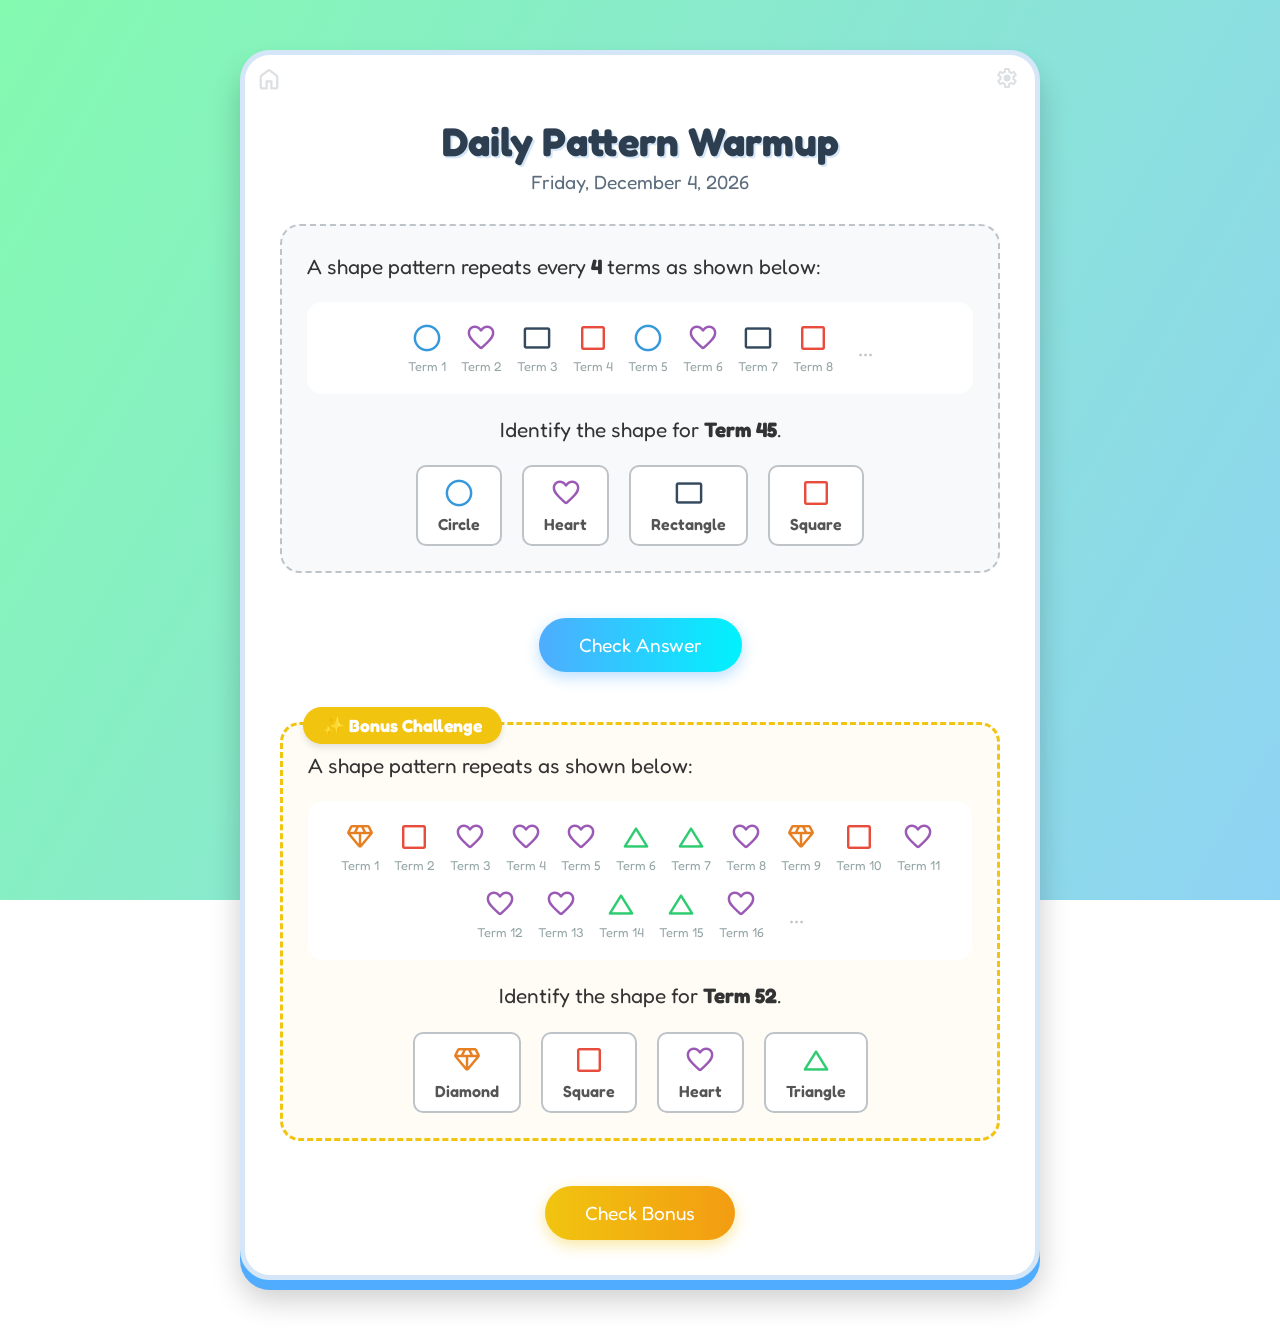
<file: gr_4_fiab_patterns.html>
<!DOCTYPE html>
<html lang="en">
<head>
    <meta charset="UTF-8">
    <meta name="viewport" content="width=device-width, initial-scale=1.0">
    <title>Daily Pattern Warmup</title>
    <link href="https://fonts.googleapis.com/css2?family=Fredoka:wght@400;600&display=swap" rel="stylesheet">
    <link rel="stylesheet" href="https://fonts.googleapis.com/css2?family=Material+Symbols+Rounded:opsz,wght,FILL,GRAD@48,400,1,0" />
    
    <style>
        /* --- General Visual Style --- */
        * {
            box-sizing: border-box; 
        }

        body {
            font-family: 'Fredoka', 'Comic Sans MS', cursive, sans-serif;
            background-image: linear-gradient(120deg, #84fab0 0%, #8fd3f4 100%);
            background-attachment: fixed;
            padding: 20px;
            text-align: center;
            color: #333;
            margin: 0;
            -webkit-print-color-adjust: exact;
        }

        .container {
            max-width: 800px;
            margin: 30px auto;
            background: #ffffff;
            padding: 35px;
            border-radius: 30px;
            box-shadow: 0 10px 0px #4facfe, 0 20px 30px rgba(0,0,0,0.2);
            border: 5px solid #d4e6f7;
            min-height: 400px;
            position: relative;
        }

        h1 {
            color: #2c3e50;
            font-size: 2.5em;
            margin-bottom: 5px;
            text-shadow: 2px 2px 0px #d4e6f7;
        }

        h2.date-header {
            color: #5d6d7e;
            font-size: 1.2em;
            margin-top: 0;
            margin-bottom: 30px;
            font-weight: 400;
        }

        /* --- Problem Specific Styles --- */
        .problem-area {
            text-align: left;
            background: #f8f9fa;
            padding: 25px;
            border-radius: 20px;
            border: 2px dashed #bdc3c7;
            margin-bottom: 25px;
            page-break-inside: avoid;
        }

        /* Bonus Specific Styling */
        .bonus-area {
            text-align: left;
            background: #fffcf5; /* Light yellow tint */
            padding: 25px;
            border-radius: 20px;
            border: 3px dashed #f1c40f; /* Thicker Gold border */
            margin-top: 50px; 
            margin-bottom: 25px;
            position: relative;
            page-break-inside: avoid;
        }
        
        .bonus-badge {
            position: absolute;
            top: -18px;
            left: 20px;
            background: #f1c40f;
            color: white;
            padding: 8px 20px;
            border-radius: 20px;
            font-weight: bold;
            font-size: 1.1em;
            box-shadow: 0 4px 6px rgba(0,0,0,0.1);
        }

        .problem-text {
            font-size: 1.3em;
            margin-bottom: 20px;
            line-height: 1.5;
        }

        .highlight-pattern {
            background-color: #fff3cd;
            padding: 2px 8px;
            border-radius: 5px;
            font-weight: 600;
            color: #856404;
        }

        /* Shape Icons Styling */
        .shape-icon {
            font-family: 'Material Symbols Rounded';
            font-weight: normal;
            font-style: normal;
            font-size: 32px;
            line-height: 1;
            display: inline-block;
            vertical-align: middle;
        }
        
        /* Screen Colors */
        .shape-square { color: #e74c3c; } 
        .shape-circle { color: #3498db; } 
        .shape-triangle { color: #2ecc71; } 
        .shape-star { color: #f1c40f; } 
        .shape-heart { color: #9b59b6; } 
        .shape-diamond { color: #e67e22; } 
        .shape-hexagon { color: #1abc9c; } 
        .shape-rectangle { color: #34495e; } 

        /* --- Table Styles --- */
        .pattern-table {
            width: 100%;
            border-collapse: separate;
            border-spacing: 0;
            margin-top: 20px;
            background: white;
            border-radius: 15px;
            overflow: hidden;
            box-shadow: 0 4px 6px rgba(0,0,0,0.05);
            page-break-inside: avoid;
        }

        .pattern-table th, .pattern-table td {
            padding: 12px;
            text-align: center;
            border-bottom: 1px solid #eee;
        }

        .pattern-table th {
            background-color: #eaf2f8;
            color: #2c3e50;
            font-weight: 600;
        }

        .pattern-table td:first-child {
            font-weight: bold;
            color: #7f8c8d;
            background-color: #fcfcfc;
            width: 120px;
        }

        /* Interactive Cells */
        .choice-cell {
            cursor: pointer;
            transition: background 0.2s;
        }
        .choice-cell:hover { background-color: #f0f3f4; }
        
        .checkbox-placeholder {
            display: inline-block;
            width: 24px;
            height: 24px;
            border: 3px solid #bdc3c7;
            border-radius: 6px;
            background-color: #ffffff;
            vertical-align: middle;
            box-shadow: inset 0 2px 4px rgba(0,0,0,0.05);
        }

        .choice-cell.selected {
            background-color: #d5f5e3;
            border: 2px solid #27ae60;
        }

        /* --- Prediction Styles --- */
        .sequence-display {
            display: flex;
            flex-wrap: wrap;
            gap: 15px;
            justify-content: center;
            margin: 20px 0;
            padding: 20px;
            background: white;
            border-radius: 15px;
        }
        
        .sequence-item {
            display: flex;
            flex-direction: column;
            align-items: center;
        }
        
        .seq-label {
            font-size: 0.8em;
            color: #95a5a6;
            margin-top: 5px;
        }

        .prediction-options {
            display: flex;
            justify-content: center;
            gap: 20px;
            margin-top: 20px;
        }
        
        .pred-btn {
            background: white;
            border: 2px solid #bdc3c7;
            border-radius: 10px;
            padding: 10px 20px;
            cursor: pointer;
            transition: all 0.2s;
            display: flex;
            flex-direction: column;
            align-items: center;
        }
        
        .pred-btn:hover {
            transform: translateY(-2px);
            border-color: #3498db;
        }
        
        .pred-btn.selected {
            background-color: #d6eaf8;
            border-color: #3498db;
            color: #2980b9;
        }

        /* --- Buttons & Tools --- */
        .action-btn {
            background-image: linear-gradient(to right, #4facfe 0%, #00f2fe 100%);
            border: none;
            padding: 15px 40px;
            font-size: 1.2em;
            color: white;
            border-radius: 50px;
            cursor: pointer;
            font-family: 'Fredoka', sans-serif;
            box-shadow: 0 5px 15px rgba(79, 172, 254, 0.4);
            margin-top: 20px;
        }

        .action-btn.bonus-btn {
            background-image: linear-gradient(to right, #f1c40f 0%, #f39c12 100%);
            box-shadow: 0 5px 15px rgba(241, 196, 15, 0.4);
        }

        /* Top Bar Controls */
        .teacher-toggle {
            position: absolute;
            top: 10px;
            right: 10px;
            background: none;
            border: none;
            color: #bdc3c7;
            cursor: pointer;
            opacity: 0.5;
        }
        .teacher-toggle:hover { opacity: 1; color: #2c3e50; }

        .home-btn {
            position: absolute;
            top: 10px;
            left: 10px;
            background: none;
            border: none;
            color: #bdc3c7;
            cursor: pointer;
            text-decoration: none;
            opacity: 0.5;
            display: flex;
            align-items: center;
            justify-content: center;
        }
        .home-btn:hover { opacity: 1; color: #2c3e50; }

        .teacher-panel {
            display: none;
            background: #fdfefe;
            border: 2px solid #bdc3c7;
            padding: 20px;
            margin-bottom: 20px;
            border-radius: 15px;
            text-align: left;
        }
        
        .teacher-panel h3 { margin-top: 0; color: #2c3e50; }
        .panel-row { margin-bottom: 10px; }
        .panel-input { padding: 8px; border-radius: 5px; border: 1px solid #ccc; font-family: inherit; }

        .feedback {
            margin-top: 25px;
            padding: 15px;
            border-radius: 15px;
            font-weight: bold;
            display: none;
            font-size: 1.2em;
        }
        .feedback.correct {
            background-color: #e8f5e9;
            color: #27ae60;
            border: 2px solid #27ae60;
        }
        .feedback.incorrect {
            background-color: #fadbd8;
            color: #c0392b;
            border: 2px solid #e74c3c;
        }

        /* --- PRINT ONLY STYLES --- */
        #printContainer { display: none; }

        @media print {
            @page {
                size: letter;
                margin: 0.5in;
            }

            body { 
                background: white; 
                margin: 0;
                padding: 0;
                transform: scale(0.85); 
                transform-origin: 0 0; 
                width: 117.6%;
                color: #000 !important; /* Force black text */
            }

            /* Hide Controls in Print */
            .container, .action-btn, .teacher-toggle, .teacher-panel, .home-btn, h1 {
                display: none !important;
            }
            
            #printContainer {
                display: block !important;
                width: 100%;
                margin: 0;
            }

            .print-item {
                page-break-after: always;
                display: block; 
                padding-bottom: 20px;
            }
            
            /* High Contrast Borders */
            .problem-area {
                border: 2px solid #000 !important;
                background: none;
                box-shadow: none;
                margin-top: 10px;
                margin-bottom: 15px;
                padding: 15px;
            }
            
            .bonus-area {
                border: 2px dashed #000 !important; /* Black dashed border */
                background: none;
                padding: 35px 15px 15px 15px;
                margin-top: 0.25in;
            }
            
            .bonus-badge {
                background-color: #000 !important; /* Black Badge */
                color: #fff !important;
                border: none;
                box-shadow: none;
            }
            
            h3 { 
                margin-bottom: 10px; 
                margin-top: 0; 
                font-size: 1.5em;
                text-align: left;
                border-bottom: 2px solid #000;
                color: #000 !important;
            }
            
            .problem-text { 
                font-size: 1.1em; 
                margin-bottom: 10px; 
                color: #000 !important;
            }

            /* FORCE ICONS TO BLACK */
            .shape-icon { 
                font-size: 24px; 
                color: #000 !important; 
                text-shadow: none !important;
            } 
            
            /* High Contrast Table */
            .pattern-table th {
                background-color: #ddd !important; /* Grey bg for header */
                color: #000 !important;
                border: 1px solid #000 !important;
                padding: 6px; 
            }
            .pattern-table td {
                padding: 6px; 
                border: 1px solid #000 !important;
                background-color: #fff !important;
                color: #000 !important;
            }

            .checkbox-placeholder {
                width: 20px; height: 20px; 
                border-color: #000 !important;
            }
            
            .sequence-display {
                gap: 10px;
                padding: 10px;
                margin: 10px 0;
            }
            
            /* High Contrast Labels */
            .seq-label {
                color: #000 !important;
                font-weight: 700 !important;
            }
            
            .prediction-options { margin-top: 10px; }
            .pred-btn { 
                border: 1px solid #000; 
                padding: 5px 10px; 
                transform: none !important; 
                box-shadow: none !important;
                color: #000 !important;
            }
        }

    </style>
</head>
<body>

<div class="container" id="dailyContainer">
    <a href="index.html" class="home-btn" title="Go Home">
        <span class="material-symbols-rounded" style="font-size: 28px;">home</span>
    </a>

    <button class="teacher-toggle" onclick="toggleTeacherPanel()" title="Teacher Tools">
        <span class="material-symbols-rounded" style="font-size: 24px;">settings</span>
    </button>
    
    <div id="teacherPanel" class="teacher-panel">
        <h3>🖨️ Batch Print Warmups</h3>
        <p>Select a start date and how many days you want to generate for a printed worksheet.</p>
        
        <div class="panel-row">
            <label>Start Date: <input type="date" id="printStartDate" class="panel-input"></label>
            <label style="margin-left: 10px;">Days: <input type="number" id="printDays" value="5" min="1" max="10" class="panel-input" style="width: 50px;"></label>
        </div>
        
        <div class="panel-row">
            <label>Timezone: 
                <select id="timeZoneSelect" class="panel-input" onchange="init()">
                    <option value="America/Los_Angeles" selected>Pacific Time (US & Canada)</option>
                    <option value="America/New_York">Eastern Time (US & Canada)</option>
                    <option value="America/Chicago">Central Time (US & Canada)</option>
                    <option value="America/Denver">Mountain Time (US & Canada)</option>
                    <option value="UTC">UTC</option>
                </select>
            </label>
        </div>

        <button class="action-btn" style="font-size: 1em; padding: 8px 20px; margin-top: 10px;" onclick="printBatch()">Generate & Print</button>
    </div>

    <h1>Daily Pattern Warmup</h1>
    <h2 id="dateDisplay" class="date-header"></h2>

    <div id="problemArea"></div>
    <button class="action-btn" onclick="checkMainAnswer()">Check Answer</button>
    <div id="mainFeedback" class="feedback"></div>

    <div id="bonusArea"></div>
    <button class="action-btn bonus-btn" onclick="checkBonusAnswer()">Check Bonus</button>
    <div id="bonusFeedback" class="feedback"></div>

</div>

<div id="printContainer"></div>

<script>
    // --- CONFIGURATION ---
    const SHAPES = {
        'square': { icon: 'square', label: 'Square', css: 'shape-square' },
        'circle': { icon: 'circle', label: 'Circle', css: 'shape-circle' },
        'triangle': { icon: 'change_history', label: 'Triangle', css: 'shape-triangle' },
        'star': { icon: 'grade', label: 'Star', css: 'shape-star' },
        'heart': { icon: 'favorite', label: 'Heart', css: 'shape-heart' },
        'rectangle': { icon: 'crop_landscape', label: 'Rectangle', css: 'shape-rectangle' },
        'hexagon': { icon: 'hexagon', label: 'Hexagon', css: 'shape-hexagon' },
        'diamond': { icon: 'diamond', label: 'Diamond', css: 'shape-diamond' }
    };
    const SHAPE_KEYS = Object.keys(SHAPES);

    // --- SEEDED RNG ---
    class SeededRandom {
        constructor(seed) { this.seed = this.hashString(seed); }
        hashString(str) {
            let hash = 0, i, chr;
            if (str.length === 0) return hash;
            for (i = 0; i < str.length; i++) {
                chr = str.charCodeAt(i);
                hash = ((hash << 5) - hash) + chr;
                hash |= 0; 
            }
            return Math.abs(hash);
        }
        random() {
            this.seed = (this.seed * 9301 + 49297) % 233280;
            return this.seed / 233280;
        }
        range(min, max) { return Math.floor(this.random() * (max - min + 1)) + min; }
        pick(arr) { return arr[this.range(0, arr.length - 1)]; }
        shuffle(arr) {
            let array = [...arr];
            for (let i = array.length - 1; i > 0; i--) {
                const j = Math.floor(this.random() * (i + 1));
                [array[i], array[j]] = [array[j], array[i]];
            }
            return array;
        }
    }

    // --- HELPER: Find Indices of Unique Items ---
    function getUniqueIndices(arr) {
        const counts = {};
        arr.forEach(item => { counts[item] = (counts[item] || 0) + 1; });
        const uniqueIndices = [];
        arr.forEach((item, index) => {
            if (counts[item] === 1) uniqueIndices.push(index);
        });
        return uniqueIndices;
    }

    // --- HELPER: Guarantee Pattern Diversity ---
    function generateDiversePattern(localRng, length) {
        const maxUnique = Math.min(length, 4);
        const numUnique = localRng.range(2, maxUnique);
        const pool = localRng.shuffle(SHAPE_KEYS).slice(0, numUnique);
        
        let pattern = [...pool];
        while(pattern.length < length) {
            pattern.push(localRng.pick(pool));
        }
        
        return {
            pattern: localRng.shuffle(pattern),
            pool: pool
        };
    }

    // --- GLOBAL STATE ---
    let currentMainProblem = null;
    let currentBonusProblem = null;

    // --- INITIALIZATION ---
    function init() {
        const timeZone = document.getElementById('timeZoneSelect').value;
        const dateStr = getZonedDateStr(new Date(), timeZone);
        
        const params = new URLSearchParams(window.location.search);
        const urlDate = params.get('date');
        const activeDate = urlDate || dateStr;

        document.getElementById('printStartDate').value = activeDate;
        renderDailyView(activeDate);
    }

    function getZonedDateStr(dateObj, timeZone) {
        return new Intl.DateTimeFormat('en-CA', { 
            timeZone: timeZone,
            year: 'numeric', month: '2-digit', day: '2-digit'
        }).format(dateObj);
    }

    function renderDailyView(dateStr) {
        const displayDate = formatDateForDisplay(dateStr);
        document.getElementById('dateDisplay').textContent = displayDate;

        // 1. Generate Main Problem 
        const mainRng = new SeededRandom(dateStr);
        currentMainProblem = generateMainProblemData(mainRng, dateStr);

        const mainContainer = document.getElementById('problemArea');
        mainContainer.innerHTML = '';
        mainContainer.className = 'problem-area'; 
        mainContainer.appendChild(buildProblemDOM(currentMainProblem, true, 'main'));

        // 2. Generate Bonus Problem
        const bonusRng = new SeededRandom(dateStr + "_bonus");
        currentBonusProblem = generateBonusData(bonusRng);

        const bonusContainer = document.getElementById('bonusArea');
        bonusContainer.innerHTML = '';
        bonusContainer.className = 'bonus-area';
        
        const badge = document.createElement('div');
        badge.className = 'bonus-badge';
        badge.innerHTML = '✨ Bonus Challenge';
        bonusContainer.appendChild(badge);
        
        bonusContainer.appendChild(buildProblemDOM(currentBonusProblem, true, 'bonus'));
        
        // Reset Feedback
        document.getElementById('mainFeedback').style.display = 'none';
        document.getElementById('bonusFeedback').style.display = 'none';
    }

    function formatDateForDisplay(dateStr) {
        const [y, m, d] = dateStr.split('-').map(Number);
        const dateObj = new Date(y, m-1, d);
        const options = { weekday: 'long', year: 'numeric', month: 'long', day: 'numeric' };
        return dateObj.toLocaleDateString('en-US', options);
    }

    // --- DATA GENERATION (MAIN) ---
    function generateMainProblemData(localRng, dateStr) {
        const startEpoch = new Date("2020-01-01").getTime();
        const [y, m, d] = dateStr.split('-').map(Number);
        const currentEpoch = new Date(y, m-1, d).getTime();
        const dayDiff = Math.round((currentEpoch - startEpoch) / (1000 * 60 * 60 * 24));
        
        const cycleStep = Math.abs(dayDiff) % 5;
        
        let useTable = false;
        if (cycleStep === 0 || cycleStep === 2) {
            useTable = true;
        } else if (cycleStep === 1 || cycleStep === 3) {
            useTable = false;
        } else {
            useTable = localRng.random() > 0.5;
        }

        if (useTable) {
            return generateTableData(localRng);
        } else {
            // Main problems are always length 4 (Standard)
            return generatePredictionData(localRng, 4, false); 
        }
    }

    // --- DATA GENERATION (BONUS) ---
    function generateBonusData(localRng) {
        const length = localRng.range(3, 10);
        // Bonus calls with isBonus = true
        return generatePredictionData(localRng, length, true);
    }

    function generateTableData(localRng) {
        const patternLength = localRng.range(2, 4);
        
        let genResult, patternArr, pool, uniqueIndices;
        let attempts = 0;

        do {
            genResult = generateDiversePattern(localRng, patternLength);
            patternArr = genResult.pattern;
            pool = genResult.pool; 
            uniqueIndices = getUniqueIndices(patternArr);
            attempts++;
            if (attempts > 20) break; 
        } while (uniqueIndices.length === 0);

        const randIndexInUnique = localRng.range(0, uniqueIndices.length - 1);
        const startIndex = uniqueIndices[randIndexInUnique];
        
        let answers = {};
        for(let i=0; i<6; i++) {
            answers[i] = patternArr[(startIndex + i) % patternArr.length];
        }

        return {
            type: 'table',
            pool: pool,
            patternNames: patternArr.map(k => SHAPES[k].label).join(', '),
            startShapeLabel: SHAPES[patternArr[startIndex]].label,
            answers: answers,
            rowCount: 6
        };
    }

    function generatePredictionData(localRng, patternLength, isBonus) {
        const genResult = generateDiversePattern(localRng, patternLength);
        const patternArr = genResult.pattern;
        
        // Show enough terms to cover 2 cycles or at least 8 items
        const displayCount = Math.max(8, patternLength * 2);
        
        let targetN;
        if (isBonus) {
            // LOGIC FIX: Target MUST be larger than what's shown on screen
            targetN = displayCount + localRng.range(10, 50);
        } else {
            // Standard problem behavior (Range 15-60)
            targetN = localRng.range(15, 60);
        }

        const correctIndex = (targetN - 1) % patternLength;
        
        let sequence = [];
        for(let i=0; i<displayCount; i++) sequence.push(patternArr[i % patternLength]);

        return {
            type: 'prediction',
            isBonus: isBonus, 
            patternLength: patternLength,
            patternArr: patternArr, 
            sequence: sequence,
            targetN: targetN,
            answer: patternArr[correctIndex]
        };
    }

    // --- DOM BUILDER ---
    function buildProblemDOM(data, isInteractive, scopeId) {
        const wrapper = document.createElement('div');

        if (data.type === 'table') {
            wrapper.innerHTML = `
                <div class="problem-text">
                    A shape pattern is generated by repeating the pattern: <br>
                    <span class="highlight-pattern">${data.patternNames}</span>.
                    <br><br>
                    Fill in the table to show the first 6 terms, starting when 
                    <strong>Term 1 is ${data.startShapeLabel}</strong>.
                </div>
                <table class="pattern-table">
                    <thead><tr class="header-row"><th>Term</th></tr></thead>
                    <tbody class="body-row"></tbody>
                </table>
            `;

            const headerRow = wrapper.querySelector('.header-row');
            data.pool.forEach(key => {
                const th = document.createElement('th');
                th.innerHTML = `<span class="shape-icon ${SHAPES[key].css}">${SHAPES[key].icon}</span><br>${SHAPES[key].label}`;
                headerRow.appendChild(th);
            });

            const tbody = wrapper.querySelector('.body-row');
            for (let i = 0; i < data.rowCount; i++) {
                const tr = document.createElement('tr');
                const tdLabel = document.createElement('td');
                tdLabel.textContent = `Term ${i+1}`;
                tr.appendChild(tdLabel);

                data.pool.forEach(key => {
                    const td = document.createElement('td');
                    td.className = 'choice-cell';
                    if (isInteractive) {
                        td.dataset.row = i;
                        td.dataset.shape = key;
                        td.onclick = function() { selectCell(this, scopeId); };
                    }
                    td.innerHTML = `<span class="checkbox-placeholder"></span>`; 
                    tr.appendChild(td);
                });
                tbody.appendChild(tr);
            }
        } 
        else if (data.type === 'prediction') {
            let seqHTML = '';
            data.sequence.forEach((k, i) => {
                seqHTML += `<div class="sequence-item"><span class="shape-icon ${SHAPES[k].css}">${SHAPES[k].icon}</span><span class="seq-label">Term ${i+1}</span></div>`;
            });

            // CHALLENGE MODE: Hide the length in the text for Bonus questions
            let descText = "";
            if (data.isBonus) {
                descText = `A shape pattern repeats as shown below:`;
            } else {
                descText = `A shape pattern repeats every <strong>${data.patternLength}</strong> terms as shown below:`;
            }

            wrapper.innerHTML = `
                <div class="problem-text">${descText}</div>
                <div class="sequence-display">
                    ${seqHTML}
                    <div class="sequence-item" style="justify-content:center; padding-left:10px;"><span style="font-size:24px; color:#bdc3c7;">...</span></div>
                </div>
                <div class="problem-text" style="text-align:center;">
                    Identify the shape for <strong>Term ${data.targetN}</strong>.
                </div>
                <div class="prediction-options"></div>
            `;

            const optsContainer = wrapper.querySelector('.prediction-options');
            const uniqueOptions = [...new Set(data.patternArr)]; 
            uniqueOptions.forEach(key => {
                const btn = document.createElement('div');
                btn.className = 'pred-btn';
                if (isInteractive) {
                    btn.dataset.shape = key;
                    btn.onclick = function() { selectOption(this, scopeId); };
                }
                btn.innerHTML = `
                    <span class="shape-icon ${SHAPES[key].css}">${SHAPES[key].icon}</span>
                    <span style="margin-top:5px; font-weight:600; color:#555;">${SHAPES[key].label}</span>
                `;
                optsContainer.appendChild(btn);
            });
        }
        return wrapper;
    }

    // --- INTERACTION HANDLERS ---
    
    function selectCell(cell, scopeId) {
        const row = cell.dataset.row;
        const container = scopeId === 'main' ? document.getElementById('problemArea') : document.getElementById('bonusArea');
        const table = container.querySelector('table');
        
        const siblings = table.querySelectorAll(`.choice-cell[data-row="${row}"]`);
        
        siblings.forEach(sib => {
            sib.classList.remove('selected');
            sib.innerHTML = `<span class="checkbox-placeholder"></span>`;
        });
        
        cell.classList.add('selected');
        const shapeKey = cell.dataset.shape;
        cell.innerHTML = `<span class="shape-icon ${SHAPES[shapeKey].css}">${SHAPES[shapeKey].icon}</span>`;
    }

    function selectOption(btn, scopeId) {
        const container = scopeId === 'main' ? document.getElementById('problemArea') : document.getElementById('bonusArea');
        const sibs = container.querySelectorAll('.pred-btn');
        sibs.forEach(s => s.classList.remove('selected'));
        btn.classList.add('selected');
    }

    function checkMainAnswer() {
        doCheck(currentMainProblem, 'problemArea', 'mainFeedback');
    }

    function checkBonusAnswer() {
        doCheck(currentBonusProblem, 'bonusArea', 'bonusFeedback');
    }

    function doCheck(problemData, containerId, feedbackId) {
        const container = document.getElementById(containerId);
        const feedbackEl = document.getElementById(feedbackId);
        feedbackEl.style.display = 'block';
        feedbackEl.className = 'feedback';
        
        let isCorrect = false;

        if (problemData.type === 'table') {
            let allCorrect = true;
            for(let i=0; i<problemData.rowCount; i++) {
                const selected = container.querySelector(`.choice-cell[data-row="${i}"].selected`);
                if (!selected) { allCorrect = false; break; }
                if (selected.dataset.shape !== problemData.answers[i]) { allCorrect = false; }
            }
            isCorrect = allCorrect;
        } 
        else if (problemData.type === 'prediction') {
            const selected = container.querySelector('.pred-btn.selected');
            if (selected && selected.dataset.shape === problemData.answer) {
                isCorrect = true;
            }
        }

        if (isCorrect) {
            feedbackEl.innerHTML = "🌟 Correct! You found the pattern! 🌟";
            feedbackEl.classList.add('correct');
            feedbackEl.classList.remove('incorrect');
        } else {
            feedbackEl.innerHTML = "Not quite. Check the pattern and try again!";
            feedbackEl.classList.add('incorrect');
            feedbackEl.classList.remove('correct');
        }
    }

    // --- TEACHER TOOLS & PRINTING ---

    function toggleTeacherPanel() {
        const panel = document.getElementById('teacherPanel');
        panel.style.display = panel.style.display === 'block' ? 'none' : 'block';
    }

    function printBatch() {
        const startStr = document.getElementById('printStartDate').value;
        const days = parseInt(document.getElementById('printDays').value) || 5;
        const timeZone = document.getElementById('timeZoneSelect').value;
        const printContainer = document.getElementById('printContainer');
        
        printContainer.innerHTML = '';
        
        const [y, m, d] = startStr.split('-').map(Number);
        const startDateObj = new Date(y, m-1, d);

        for(let i = 0; i < days; i++) {
            const iterDate = new Date(startDateObj);
            iterDate.setDate(startDateObj.getDate() + i);
            
            const iterDateStr = getZonedDateStr(iterDate, timeZone);
            
            // 1. Generate Main
            const mainRng = new SeededRandom(iterDateStr);
            const mainData = generateMainProblemData(mainRng, iterDateStr);

            // 2. Generate Bonus
            const bonusRng = new SeededRandom(iterDateStr + "_bonus");
            const bonusData = generateBonusData(bonusRng);
            
            const wrapper = document.createElement('div');
            wrapper.className = 'print-item';
            
            const title = document.createElement('h3');
            title.textContent = formatDateForDisplay(iterDateStr);
            
            wrapper.appendChild(title);
            
            // Render Main
            const mainDOM = buildProblemDOM(mainData, false, 'printMain');
            mainDOM.className = 'problem-area'; 
            wrapper.appendChild(mainDOM);

            // Render Bonus
            const bonusDOM = buildProblemDOM(bonusData, false, 'printBonus');
            bonusDOM.className = 'bonus-area';
            
            const badge = document.createElement('div');
            badge.className = 'bonus-badge';
            badge.innerHTML = '✨ Bonus Challenge';
            bonusDOM.insertBefore(badge, bonusDOM.firstChild);

            wrapper.appendChild(bonusDOM);
            
            printContainer.appendChild(wrapper);
        }

        window.print();
    }

    window.onload = init;

</script>

</body>
</html>
</file>
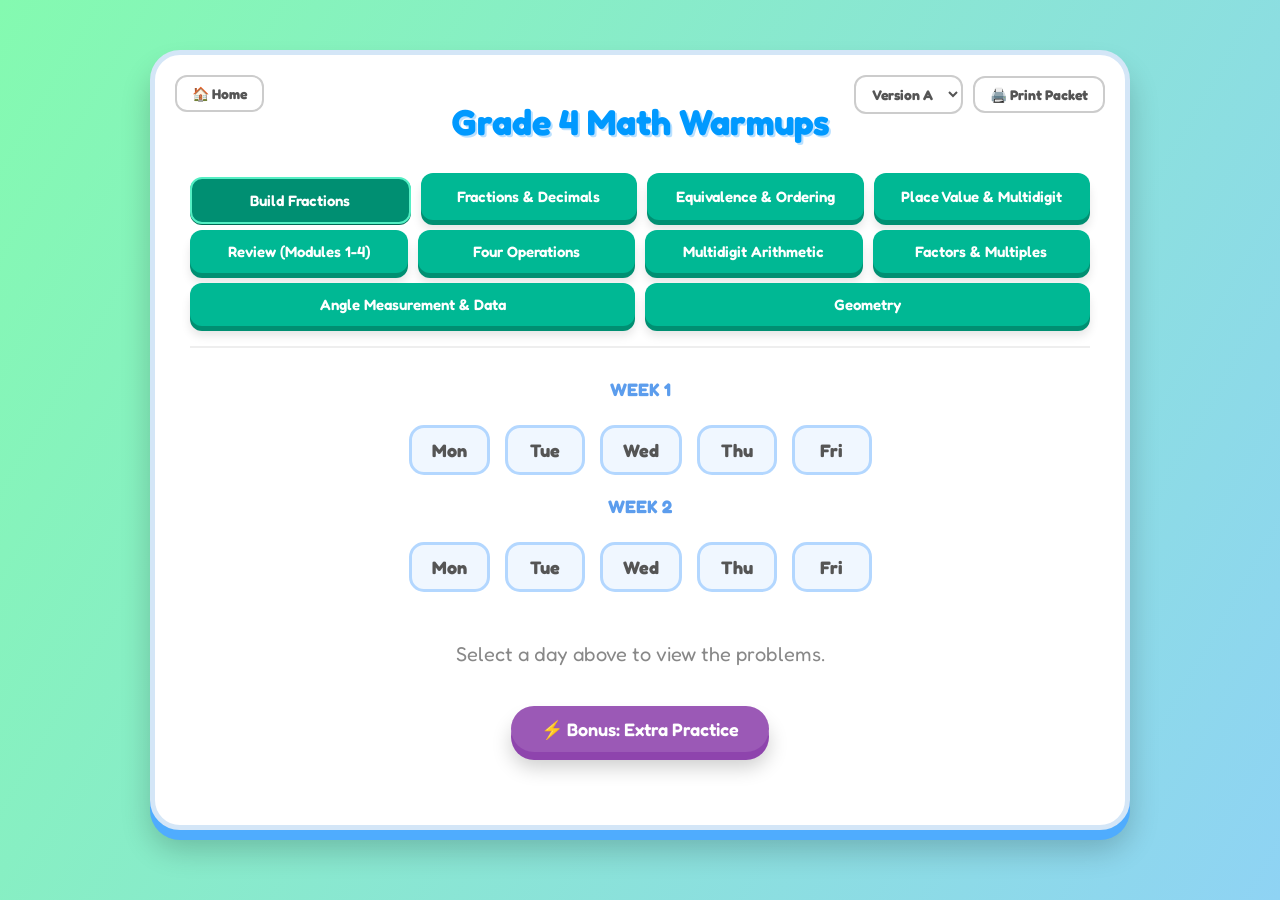
<file: gr_4_fiab_practice.html>
<!DOCTYPE html>
<html lang="en">

<head>
    <meta charset="UTF-8">
    <meta name="viewport" content="width=device-width, initial-scale=1.0">
    <title>Grade 4 Math Warmups</title>
    <link href="https://fonts.googleapis.com/css2?family=Fredoka:wght@400;600&family=Roboto:wght@400;700&display=swap" rel="stylesheet">
    <link rel="stylesheet" href="css/gr4.css">
    <style>
        @media print {
            /* Fix for long geometry words in matrix columns */
            .match-grid td:first-child {
                font-size: 13px !important;
                padding: 4px 6px !important;
            }
            .match-grid th, .caaspp-grid th { background-color: #f4f4f4 !important; }

            /* Hide the "W" placeholder when printing */
            input::placeholder { color: transparent !important; }
            input::-webkit-input-placeholder { color: transparent !important; }

            /* Force all SVG shapes to white fill with black borders */
            svg.geometry-shape path, svg.geometry-shape polygon, svg.geometry-shape rect,
            .helper-hub svg path, .helper-hub svg polyline, .helper-hub svg rect,
            svg path, svg polygon, svg rect, svg polyline {
                fill: #ffffff !important;
                stroke: #000000 !important;
            }
            svg line, .helper-hub svg line { stroke: #000000 !important; }
        }
    </style>
    <script>
        // Helper function for rendering perfectly aligned stacked math problems
        function stackedHTML(top, bottom, operator) {
            return `<table style="display: inline-table; border-collapse: collapse; font-size: 22px; margin-right: 15px; font-family: 'Droid Sans Mono', 'Courier New', monospace; font-variant-numeric: tabular-nums;">
                <tr>
                    <td style="border: none; padding: 0 15px 5px 5px;"></td>
                    <td style="border: none; text-align: right; padding: 0 5px 5px 0;">${top}</td>
                </tr>
                <tr>
                    <td style="border-bottom: 2px solid black; padding: 0 15px 5px 5px;">${operator}</td>
                    <td style="border-bottom: 2px solid black; text-align: right; padding: 0 5px 5px 0;">${bottom}</td>
                </tr>
            </table>`;
        }

        // Global Helper functions for inline fractions
        function f(n, d) {
            return `<div class="fraction-wrap" style="font-size: 1.1em; margin: 0 4px;"><div class="frac-top">${n}</div><div class="frac-bottom">${d}</div></div>`;
        }
        
        function mf(w, n, d) {
            return `<div class="mixed-text-container" style="font-size: 1.1em; display: inline-flex;"><span class="whole-part">${w}</span>${f(n, d)}</div>`;
        }

        function decimalToFractionStr(dec) {
            let w = Math.floor(dec);
            let fPart = dec - w;
            let fr = "";
            // Precision check for common fractions
            if (Math.abs(fPart - 0.75) < 0.01) fr = "3/4";
            else if (Math.abs(fPart - 0.5) < 0.01) fr = "1/2";
            else if (Math.abs(fPart - 0.25) < 0.01) fr = "1/4";
            else if (Math.abs(fPart - 0.333) < 0.01 || Math.abs(fPart - 0.3333) < 0.01) fr = "1/3";
            else if (Math.abs(fPart - 0.666) < 0.01 || Math.abs(fPart - 0.6667) < 0.01) fr = "2/3";
            else if (Math.abs(fPart - 0.2) < 0.01) fr = "1/5";
            else if (Math.abs(fPart - 0.4) < 0.01) fr = "2/5";
            else if (Math.abs(fPart - 0.6) < 0.01) fr = "3/5";
            else if (Math.abs(fPart - 0.8) < 0.01) fr = "4/5";
            else if (Math.abs(fPart - 0.125) < 0.01) fr = "1/8";
            else if (Math.abs(fPart - 0.375) < 0.01) fr = "3/8";
            else if (Math.abs(fPart - 0.625) < 0.01) fr = "5/8";
            else if (Math.abs(fPart - 0.875) < 0.01) fr = "7/8";
            else return String(dec); // Fallback to decimal if it's not a clean fraction

            if (w > 0 && fr !== "") return `${w} ${fr}`;
            if (w > 0) return `${w}`;
            return fr;
        }

        // GLOBAL SHAPE LIBRARY FOR SVG GENERATION
        const shapes = {
            rect: { type: 'shape', name: 'Rectangle', points: "15,25 85,25 85,75 15,75" },
            parallelogram: { type: 'shape', name: 'Parallelogram', points: "20,75 80,75 90,25 30,25" },
            kite: { type: 'shape', name: 'Kite', points: "50,5 80,40 50,95 20,40" },
            rightTri: { type: 'shape', name: 'Right Triangle', points: "20,80 80,80 20,20" },
            acuteTri: { type: 'shape', name: 'Acute Triangle', points: "30,80 70,80 50,10" },
            obtuseTri: { type: 'shape', name: 'Obtuse Triangle', points: "20,80 95,80 10,40" },
            hexagon: { type: 'shape', name: 'Hexagon', points: "25,15 75,15 95,50 75,85 25,85 5,50" },
            octagon: { type: 'shape', name: 'Octagon', points: "30,10 70,10 90,30 90,70 70,90 30,90 10,70 10,30" },
            trapezoid: { type: 'shape', name: 'Trapezoid', points: "20,80 80,80 60,30 40,30" },
            rightTrapezoid: { type: 'shape', name: 'Right Trapezoid', points: "20,80 80,80 60,30 20,30" },
            heart: { type: 'shape', name: 'Heart', path: "M 50,90 C 50,90 10,60 10,30 A 20,20 0 0,1 50,30 A 20,20 0 0,1 90,30 C 90,60 50,90 50,90 Z" },
            arrow: { type: 'shape', name: 'Arrow', points: "10,40 50,40 50,20 90,50 50,80 50,60 10,60" },
            chevron: { type: 'shape', name: 'Chevron', points: "20,20 60,50 20,80 50,80 90,50 50,20" },
            star: { type: 'shape', name: 'Star', points: "50,5 61,35 95,35 68,55 78,85 50,65 22,85 32,55 5,35 39,35" },
            rhombus: { type: 'shape', name: 'Rhombus', points: "50,10 85,50 50,90 15,50" }
        };
    </script>
</head>

<body>

    <div class="container">
        <button class="home-btn" onclick="window.location.href='index.html'">🏠 Home</button>
        
        <div style="position: absolute; top: 20px; right: 20px; display: flex; gap: 10px; align-items: center; z-index: 100;" class="print-controls">
            <select id="versionSelect" onchange="changeVersion(this.value)" style="padding: 8px 12px; border-radius: 12px; border: 2px solid #ccc; font-family: inherit; font-weight: bold; font-size: 14px; color: #555; cursor: pointer; outline: none; background: white;">
                <option value="A">Version A</option>
                <option value="B">Version B</option>
                <option value="C">Version C</option>
            </select>
            <button class="print-btn" style="position: static;" onclick="printPacket()">🖨️ Print Packet</button>
        </div>

        <h1>Grade 4 Math Warmups</h1>

        <div class="module-nav">
            <button class="btn-module" onclick="selectModule(0)">Build Fractions</button>
            <button class="btn-module" onclick="selectModule(1)">Fractions & Decimals</button>
            <button class="btn-module" onclick="selectModule(2)">Equivalence & Ordering</button>
            <button class="btn-module" onclick="selectModule(3)">Place Value & Multidigit</button>
            <button class="btn-module" onclick="selectModule(4)">Review (Modules 1-4)</button>
            <button class="btn-module" onclick="selectModule(5)">Four Operations</button>
            <button class="btn-module" onclick="selectModule(6)">Multidigit Arithmetic</button>
            <button class="btn-module" onclick="selectModule(7)">Factors & Multiples</button>
            <button class="btn-module" onclick="selectModule(8)">Angle Measurement & Data</button>
            <button class="btn-module" onclick="selectModule(9)">Geometry</button>
        </div>

        <div class="nav-container" id="navContainer"></div>
        <div id="content-area"></div>

        <div class="footer-controls" id="footer-controls" style="display:none;">
            <div id="feedback-box" class="feedback-box"></div>
            <button class="check-btn" onclick="checkAnswers()">Check Answers</button>
        </div>

        <button id="btnExtra" class="btn-extra hidden" onclick="startExtraPractice()">⚡ Bonus: Extra Practice</button>

        <div id="extraPracticeContainer" class="hidden">
            <h3 style="color: #8e44ad; border-bottom: 2px dashed #cdb4db;">Mixed Practice Drills</h3>
            <div id="drillGrid" class="drill-grid"></div>
            <button class="btn-extra" style="margin-top: 10px; background-color: #9b59b6;" onclick="checkDrills()">Check My Work</button>
            <div id="drillFeedback" class="feedback-box"></div>
        </div>

        <div id="answer-key-section"></div>
    </div>

    <script src="data/gr4/mod1.js"></script>
    <script src="data/gr4/mod2.js"></script>
    <script src="data/gr4/mod3.js"></script>
    <script src="data/gr4/mod4.js"></script>
    <script src="data/gr4/mod5.js"></script>
    <script src="data/gr4/mod6.js"></script>
    <script src="data/gr4/mod7.js"></script>
    <script src="data/gr4/mod8.js"></script>
    <script src="data/gr4/mod9.js"></script>
    <script src="data/gr4/mod10.js"></script>
    <script src="data/gr4/bonus.js"></script>

    <script>
        const appData = {
            modules: [
                typeof module1 !== 'undefined' ? module1 : { id: "m1", name: "Module 1", weeks: [] },
                typeof module2 !== 'undefined' ? module2 : { id: "m2", name: "Module 2", weeks: [] },
                typeof module3 !== 'undefined' ? module3 : { id: "m3", name: "Module 3", weeks: [] },
                typeof module4 !== 'undefined' ? module4 : { id: "m4", name: "Module 4", weeks: [] },
                typeof module5 !== 'undefined' ? module5 : { id: "m5", name: "Module 5", weeks: [] },
                typeof module6 !== 'undefined' ? module6 : { id: "m6", name: "Module 6", weeks: [] },
                typeof module7 !== 'undefined' ? module7 : { id: "m7", name: "Module 7", weeks: [] },
                typeof module8 !== 'undefined' ? module8 : { id: "m8", name: "Module 8", weeks: [] },
                typeof module9 !== 'undefined' ? module9 : { id: "m9", name: "Module 9", weeks: [] },
                typeof module10 !== 'undefined' ? module10 : { id: "m10", name: "Module 10", weeks: [] }
            ]
        };

        // --- GLOBAL VARIABLES ---
        let currentModuleIndex = -1;
        let currentDayId = '';
        let currentVersion = 'A'; 
        let attempts = {};

        // --- DOM BUILDERS ---

        function createMultipleChoice(section, qIndex) {
            const div = document.createElement('div');
            div.className = 'mc-container';
            div.setAttribute('data-type', 'multiple-choice');
            
            section.options.forEach((opt, i) => {
                const label = document.createElement('label');
                label.className = 'mc-label';
                
                const radio = document.createElement('input');
                radio.type = 'radio';
                radio.name = `mc_${currentDayId}_${qIndex}_${currentVersion}`;
                radio.value = i;
                radio.setAttribute('data-correct', opt.correct);
                
                const span = document.createElement('span');
                span.innerHTML = opt.text;
                
                label.appendChild(radio);
                label.appendChild(span);
                div.appendChild(label);
            });
            return div;
        }
        
        function createPieChart(n, d) {
            const size = 60;
            const r = size / 2;
            const cx = r, cy = r;
            const container = document.createElement('div'); container.className = 'pie-chart-container';
            let svgContent = `<svg width="${size}" height="${size}" viewBox="0 0 ${size} ${size}">`;
            svgContent += `<circle cx="${cx}" cy="${cy}" r="${r-1}" fill="white" stroke="black" stroke-width="1.5"/>`;
            const step = (Math.PI * 2) / d;
            for (let i = 0; i < d; i++) {
                const startAngle = i * step - (Math.PI / 2);
                const endAngle = (i + 1) * step - (Math.PI / 2);
                const x1 = cx + (r-1) * Math.cos(startAngle);
                const y1 = cy + (r-1) * Math.sin(startAngle);
                const x2 = cx + (r-1) * Math.cos(endAngle);
                const y2 = cy + (r-1) * Math.sin(endAngle);
                const fillColor = i < n ? '#3498db' : 'none';
                const largeArc = step > Math.PI ? 1 : 0;
                svgContent += `<path d="M ${cx} ${cy} L ${x1} ${y1} A ${r-1} ${r-1} 0 ${largeArc} 1 ${x2} ${y2} Z" fill="${fillColor}" stroke="black" stroke-width="1" />`;
            }
            svgContent += `</svg>`;
            container.innerHTML = svgContent;
            return container;
        }

        function createShapeSVG(shape) {
            const size = shape.size || 100;
            let svg = `<svg width="${size}" height="${size}" viewBox="0 0 100 100" style="display:block; margin: 0 auto; overflow:visible;">
                <defs>
                    <marker id="arrowhead" markerWidth="6" markerHeight="6" refX="3" refY="3" orient="auto"><polygon points="0,0 6,3 0,6" fill="#e74c3c" /></marker>
                    <marker id="arrowhead-start" markerWidth="6" markerHeight="6" refX="3" refY="3" orient="auto"><polygon points="6,0 0,3 6,6" fill="#e74c3c" /></marker>
                </defs>`;
            
            if (shape.path) {
                svg += `<path d="${shape.path}" fill="${shape.fill || '#e0f7fa'}" stroke="${shape.stroke || '#00bcd4'}" stroke-width="2"/>`;
            } else if (shape.points) {
                svg += `<polygon points="${shape.points}" fill="${shape.fill || '#e0f7fa'}" stroke="${shape.stroke || '#00bcd4'}" stroke-width="2"/>`;
            }

            if (shape.symmetryLine) {
                svg += `<line x1="${shape.symmetryLine.x1}" y1="${shape.symmetryLine.y1}" x2="${shape.symmetryLine.x2}" y2="${shape.symmetryLine.y2}" stroke="#e74c3c" stroke-width="2" stroke-dasharray="5,5" marker-start="url(#arrowhead-start)" marker-end="url(#arrowhead)"/>`;
            } else if (shape.lines) {
                 shape.lines.forEach(l => {
                     svg += `<line x1="${l.x1}" y1="${l.y1}" x2="${l.x2}" y2="${l.y2}" stroke="#e74c3c" stroke-width="2" stroke-dasharray="5,5"/>`;
                 });
            }
            svg += `</svg>`;
            return svg;
        }

        function createRectModel(rows, cols, shaded, fillMode = 'row') {
            const w = 150, h = 80;
            const cellW = w / cols;
            const cellH = h / rows;
            const container = document.createElement('div'); container.className = 'rect-model-container';
            let svg = `<svg width="${w}" height="${h}" style="border: 2px solid black;">`;
            for(let r=0; r<rows; r++){
                for(let c=0; c<cols; c++){
                    let isShaded = false;
                    if (fillMode === 'col') { if ((c * rows + r) < shaded) isShaded = true; }
                    else { if ((r * cols + c) < shaded) isShaded = true; }
                    const color = isShaded ? '#3498db' : 'white';
                    svg += `<rect x="${c*cellW}" y="${r*cellH}" width="${cellW}" height="${cellH}" fill="${color}" stroke="black" stroke-width="1"/>`;
                }
            }
            svg += `</svg>`;
            container.innerHTML = svg;
            return container;
        }

        function createNumberLine(section) {
            const width = 600; const margin = 40; const range = section.end - section.start; const scale = (width - 2 * margin) / range;
            const step = section.step || 0.1; const targetX = margin + (section.target - section.start) * scale;
            const arrowSize = 10;
            const leftArrow = `<polygon points="${margin},35 ${margin},45 ${margin - arrowSize},40" fill="black" />`;
            const rightArrow = `<polygon points="${width - margin},35 ${width - margin},45 ${width - margin + arrowSize},40" fill="black" />`;
            let ticks = []; const stepCount = Math.round(range / step);
            for (let i = 0; i <= stepCount; i++) {
                let val = section.start + (i * step); val = parseFloat(val.toFixed(2));
                let x = margin + (val - section.start) * scale;
                let isMajor = false;
                if (step === 0.01) { if (i % 5 === 0) isMajor = true; } else { if (Number.isInteger(val) || (range <= 2 && i % 5 === 0)) isMajor = true; }
                let y2 = isMajor ? 60 : 50; let label = '';
                if (isMajor) { label = `<text x="${x}" y="85" text-anchor="middle" font-size="16">${val}</text>`; }
                ticks.push(`<line x1="${x}" y1="40" x2="${x}" y2="${y2}" stroke="black" stroke-width="${isMajor ? 3 : 2}" />${label}`);
            }
            const svgHTML = `
            <div class="number-line-container">
                <svg width="100%" height="100%" viewBox="0 0 ${width} 100" style="background:#fff; border-radius:10px; max-width:${width}px;">
                    <line x1="${margin}" y1="40" x2="${width - margin}" y2="40" stroke="black" stroke-width="3" />
                    ${leftArrow} ${rightArrow} ${ticks.join('')}
                    <circle cx="${targetX}" cy="40" r="6" fill="#e74c3c" />
                    <text x="${targetX}" y="30" text-anchor="middle" font-size="18" font-weight="bold" fill="#e74c3c">${section.label}</text>
                </svg>
            </div>
            <div style="text-align:center; margin-top:10px; font-size:18px;">
                ${section.label} = <input type="text" class="std-input" data-answer="${section.ans}">
            </div>`;
            const div = document.createElement('div'); div.innerHTML = svgHTML; return div;
        }

        // SVG GENERATOR: Angles with Point Labels and Right Angle Support
        function createAngleDiagram(section) {
            const size = 200; const cx = 100, cy = 100; const r = 70;
            let svg = `<svg width="100%" height="100%" viewBox="0 0 ${size} ${size}" style="max-width:200px; display:block; margin: 0 auto; overflow:visible;">`;
            
            const getXY = (angle) => {
                const rad = -angle * Math.PI / 180;
                return { x: cx + r * Math.cos(rad), y: cy + r * Math.sin(rad) };
            };

            if (section.arcs) {
                section.arcs.forEach((arc, i) => {
                    if (arc.isRight) {
                        const arcR = 15;
                        const sRad = -arc.start * Math.PI / 180;
                        const eRad = -arc.end * Math.PI / 180;
                        const p1x = cx + arcR * Math.cos(sRad);
                        const p1y = cy + arcR * Math.sin(sRad);
                        const p2x = cx + arcR * Math.cos(eRad);
                        const p2y = cy + arcR * Math.sin(eRad);
                        const px = cx + arcR * Math.cos(sRad) + arcR * Math.cos(eRad);
                        const py = cy + arcR * Math.sin(sRad) + arcR * Math.sin(eRad);
                        svg += `<polyline points="${p1x},${p1y} ${px},${py} ${p2x},${p2y}" fill="none" stroke="${arc.color || '#e74c3c'}" stroke-width="2"/>`;
                    } else {
                        const arcR = arc.radius || (25 + (i * 10)); 
                        const sX = cx + arcR * Math.cos(-arc.start * Math.PI / 180);
                        const sY = cy + arcR * Math.sin(-arc.start * Math.PI / 180);
                        const eX = cx + arcR * Math.cos(-arc.end * Math.PI / 180);
                        const eY = cy + arcR * Math.sin(-arc.end * Math.PI / 180);
                        const largeArc = (arc.end - arc.start) > 180 ? 1 : 0;
                        svg += `<path d="M ${sX} ${sY} A ${arcR} ${arcR} 0 ${largeArc} 0 ${eX} ${eY}" fill="none" stroke="${arc.color || '#e74c3c'}" stroke-width="2"/>`;
                        
                        if (arc.label) {
                            const midAngle = (arc.start + arc.end) / 2;
                            const labelR = arcR + 18;
                            const lX = cx + labelR * Math.cos(-midAngle * Math.PI / 180);
                            const lY = cy + labelR * Math.sin(-midAngle * Math.PI / 180);
                            svg += `<text x="${lX}" y="${lY + 5}" text-anchor="middle" font-size="14" font-weight="bold">${arc.label}</text>`;
                        }
                    }
                });
            }

            if (section.rays) {
                section.rays.forEach((ray, idx) => {
                    const pt = getXY(ray);
                    svg += `<line x1="${cx}" y1="${cy}" x2="${pt.x}" y2="${pt.y}" stroke="black" stroke-width="2"/>`;
                    const rad = -ray * Math.PI / 180;
                    const arrowL1 = rad + Math.PI*0.85;
                    const arrowL2 = rad - Math.PI*0.85;
                    const ax1 = pt.x + 8 * Math.cos(arrowL1);
                    const ay1 = pt.y + 8 * Math.sin(arrowL1);
                    const ax2 = pt.x + 8 * Math.cos(arrowL2);
                    const ay2 = pt.y + 8 * Math.sin(arrowL2);
                    svg += `<polygon points="${pt.x},${pt.y} ${ax1},${ay1} ${ax2},${ay2}" fill="black"/>`;
                    
                    if (section.rayLabels && section.rayLabels[idx]) {
                        const lx = cx + (r + 15) * Math.cos(rad);
                        const ly = cy + (r + 15) * Math.sin(rad);
                        svg += `<text x="${lx}" y="${ly+5}" font-size="16" font-family="sans-serif" font-weight="bold" text-anchor="middle">${section.rayLabels[idx]}</text>`;
                    }
                });
            }
            
            if (section.vertex) {
                svg += `<text x="${cx}" y="${cy+20}" font-size="16" font-family="sans-serif" font-weight="bold" text-anchor="middle">${section.vertex}</text>`;
            }

            svg += `<circle cx="${cx}" cy="${cy}" r="4" fill="black"/></svg>`;

            const container = document.createElement('div');
            container.style.textAlign = 'center'; container.style.marginBottom = '15px';
            container.innerHTML = svg;
            if(section.problems) section.problems.forEach(prob => container.appendChild(createMixedRow(prob)));
            return container;
        }

        // SVG GENERATOR: Protractor Overhauled
        function createProtractor(section) {
            const w = 450, h = 240; const cx = 225, cy = 200, r = 130;
            let svg = `<svg width="100%" height="100%" viewBox="0 0 ${w} ${h}" style="max-width:450px; display:block; margin: 0 auto; overflow:visible;">`;
            
            svg += `<path d="M ${cx-r-45} ${cy} A ${r+45} ${r+45} 0 0 1 ${cx+r+45} ${cy} Z" fill="#e0f7fa" stroke="#00bcd4" stroke-width="2" opacity="0.4"/>`;
            svg += `<path d="M ${cx-r-45} ${cy} L ${cx+r+45} ${cy}" stroke="#00bcd4" stroke-width="2"/>`;
            svg += `<path d="M ${cx-r+20} ${cy} A ${r-20} ${r-20} 0 0 1 ${cx+r-20} ${cy} Z" fill="none" stroke="#00bcd4" stroke-width="1"/>`;
            svg += `<circle cx="${cx}" cy="${cy}" r="4" fill="black"/>`;
            
            for (let i = 0; i <= 180; i+=5) {
                const rad = -i * Math.PI / 180;
                const isMajor = (i % 10 === 0);
                
                const tickStart = r;
                const tickEnd = isMajor ? r + 10 : r + 5;
                const x1 = cx + tickStart * Math.cos(rad); const y1 = cy + tickStart * Math.sin(rad);
                const x2 = cx + tickEnd * Math.cos(rad);   const y2 = cy + tickEnd * Math.sin(rad);
                svg += `<line x1="${x1}" y1="${y1}" x2="${x2}" y2="${y2}" stroke="#333" stroke-width="${isMajor ? 2 : 1}"/>`;
                
                if (isMajor) {
                    const outerNum = 180 - i;
                    const innerNum = i;
                    
                    const txOut = cx + (r + 25) * Math.cos(rad); 
                    const tyOut = cy + (r + 25) * Math.sin(rad);
                    svg += `<text x="${txOut}" y="${tyOut+5}" font-size="14" font-weight="bold" font-family="sans-serif" text-anchor="middle" transform="rotate(${i-90}, ${txOut}, ${tyOut})">${outerNum}</text>`;
                    
                    const txIn = cx + (r - 12) * Math.cos(rad); 
                    const tyIn = cy + (r - 12) * Math.sin(rad);
                    svg += `<text x="${txIn}" y="${tyIn+3}" font-size="10" font-family="sans-serif" text-anchor="middle" transform="rotate(${i-90}, ${txIn}, ${tyIn})" fill="#555">${innerNum}</text>`;
                }
            }
            
            if (section.arcs) {
                section.arcs.forEach(arc => {
                    if (arc.isRight) {
                        const arcR = 15;
                        const sRad = -arc.start * Math.PI / 180;
                        const eRad = -arc.end * Math.PI / 180;
                        const p1x = cx + arcR * Math.cos(sRad); const p1y = cy + arcR * Math.sin(sRad);
                        const p2x = cx + arcR * Math.cos(eRad); const p2y = cy + arcR * Math.sin(eRad);
                        const px = cx + arcR * Math.cos(sRad) + arcR * Math.cos(eRad);
                        const py = cy + arcR * Math.sin(sRad) + arcR * Math.sin(eRad);
                        svg += `<polyline points="${p1x},${p1y} ${px},${py} ${p2x},${p2y}" fill="none" stroke="${arc.color || '#27ae60'}" stroke-width="2"/>`;
                    } else {
                        const arcR = 40;
                        const sX = cx + arcR * Math.cos(-arc.start * Math.PI / 180);
                        const sY = cy + arcR * Math.sin(-arc.start * Math.PI / 180);
                        const eX = cx + arcR * Math.cos(-arc.end * Math.PI / 180);
                        const eY = cy + arcR * Math.sin(-arc.end * Math.PI / 180);
                        svg += `<path d="M ${sX} ${sY} A ${arcR} ${arcR} 0 0 0 ${eX} ${eY}" fill="none" stroke="#27ae60" stroke-width="3"/>`;
                        
                        if(arc.label) {
                            const midAngle = (arc.start + arc.end) / 2;
                            const lX = cx + (arcR + 15) * Math.cos(-midAngle * Math.PI / 180);
                            const lY = cy + (arcR + 15) * Math.sin(-midAngle * Math.PI / 180);
                            svg += `<text x="${lX}" y="${lY + 5}" text-anchor="middle" font-size="16" font-weight="bold" fill="#27ae60">${arc.label}</text>`;
                        }
                    }
                });
            }

            if (section.rays) {
                section.rays.forEach((angle, idx) => {
                    const rad = -angle * Math.PI / 180;
                    const px = cx + (r+50) * Math.cos(rad); const py = cy + (r+50) * Math.sin(rad);
                    svg += `<line x1="${cx}" y1="${cy}" x2="${px}" y2="${py}" stroke="#e74c3c" stroke-width="3"/>`;
                    
                    const arrowL1 = rad + Math.PI*0.85; const arrowL2 = rad - Math.PI*0.85;
                    const ax1 = px + 10 * Math.cos(arrowL1); const ay1 = py + 10 * Math.sin(arrowL1);
                    const ax2 = px + 10 * Math.cos(arrowL2); const ay2 = py + 10 * Math.sin(arrowL2);
                    svg += `<polygon points="${px},${py} ${ax1},${ay1} ${ax2},${ay2}" fill="#e74c3c"/>`;

                    if (section.rayLabels && section.rayLabels[idx]) {
                        const lx = cx + (r+65) * Math.cos(rad); const ly = cy + (r+65) * Math.sin(rad);
                        svg += `<text x="${lx}" y="${ly+6}" font-size="16" font-family="sans-serif" font-weight="bold" text-anchor="middle">${section.rayLabels[idx]}</text>`;
                    }
                });
            }

            if (section.vertex) {
                svg += `<text x="${cx}" y="${cy+20}" font-size="16" font-family="sans-serif" font-weight="bold" text-anchor="middle">${section.vertex}</text>`;
            }

            svg += `</svg>`;

            const container = document.createElement('div');
            container.style.textAlign = 'center'; container.style.marginBottom = '15px';
            container.innerHTML = svg;
            if(section.problems) section.problems.forEach(prob => container.appendChild(createMixedRow(prob)));
            return container;
        }

        // SVG GENERATOR: Line Plot with strictly horizontal fractions
        function createLinePlot(section) {
            const w = 500, h = 180;
            const marginX = 40, baseY = 120;
            const range = section.end - section.start;
            const scaleX = (w - 2 * marginX) / range;
            
            let svg = `<svg width="100%" height="100%" viewBox="0 0 ${w} ${h}" style="max-width:500px; display:block; margin: 0 auto; overflow:visible;">`;
            
            svg += `<line x1="${marginX-15}" y1="${baseY}" x2="${w-marginX+15}" y2="${baseY}" stroke="black" stroke-width="3"/>`;
            
            const steps = Math.round(range * section.denominator);
            for(let i=0; i<=steps; i++) {
                const val = section.start + (i / section.denominator);
                const px = marginX + (val - section.start) * scaleX;
                const isWhole = Number.isInteger(val);
                const tickH = isWhole ? 10 : 5;
                svg += `<line x1="${px}" y1="${baseY}" x2="${px}" y2="${baseY + tickH}" stroke="black" stroke-width="2"/>`;
                
                if (isWhole) {
                    svg += `<text x="${px}" y="${baseY + 28}" text-anchor="middle" font-size="15" font-family="sans-serif">${val}</text>`;
                } else if (i % 2 === 0 || section.denominator <= 4 || section.denominator === 8) {
                    const whole = Math.floor(val);
                    const num = i % section.denominator;
                    
                    const fractionWidth = 14;
                    let cX = px;
                    
                    if (whole > 0) {
                        svg += `<text x="${px - 8}" y="${baseY + 28}" font-size="15" font-family="sans-serif" text-anchor="end">${whole}</text>`;
                        cX = px + 6; 
                    }
                    svg += `<text x="${cX}" y="${baseY + 18}" font-size="11" font-family="sans-serif" text-anchor="middle">${num}</text>`;
                    svg += `<line x1="${cX - fractionWidth/2}" y1="${baseY + 22}" x2="${cX + fractionWidth/2}" y2="${baseY + 22}" stroke="black" stroke-width="1"/>`;
                    svg += `<text x="${cX}" y="${baseY + 33}" font-size="11" font-family="sans-serif" text-anchor="middle">${section.denominator}</text>`;
                }
            }
            
            const counts = {};
            section.points.forEach(p => { counts[p] = (counts[p] || 0) + 1; });
            for(let p in counts) {
                const val = parseFloat(p);
                const px = marginX + (val - section.start) * scaleX;
                for(let i=0; i<counts[p]; i++) {
                    const py = baseY - 12 - (i * 20);
                    svg += `<text x="${px}" y="${py}" text-anchor="middle" font-size="18" font-family="sans-serif" font-weight="bold" fill="#2c7be5">X</text>`;
                }
            }
            
            if (section.title) svg += `<text x="${w/2}" y="20" text-anchor="middle" font-size="16" font-weight="bold" font-family="sans-serif">${section.title}</text>`;
            if (section.xLabel) svg += `<text x="${w/2}" y="${h-5}" text-anchor="middle" font-size="14" font-family="sans-serif" fill="#555">${section.xLabel}</text>`;
            
            svg += `</svg>`;
            
            const container = document.createElement('div');
            container.style.textAlign = 'center';
            container.style.marginBottom = '15px';
            container.innerHTML = svg;
            
            if(section.grid) container.appendChild(createGrid(section.grid));
            if(section.problems) section.problems.forEach(prob => container.appendChild(createMixedRow(prob)));
            
            return container;
        }

        // --- Core Builders ---

        function createFraction(seg) {
            const container = document.createElement('span'); 
            container.className = 'fraction-wrap';
            container.style.display = 'inline-flex';
            container.style.flexDirection = 'column';
            container.style.alignItems = 'center';
            container.style.verticalAlign = 'middle';
            container.style.margin = '0 4px'; 
            
            if (seg.w) {
                const wSpan = document.createElement('span'); 
                wSpan.className = 'whole-part'; 
                wSpan.innerHTML = seg.w;
                wSpan.style.marginRight = '4px';
                
                const wrapper = document.createElement('span'); 
                wrapper.className = 'mixed-text-container';
                wrapper.style.display = 'inline-flex';
                wrapper.style.alignItems = 'center';
                wrapper.style.verticalAlign = 'middle';
                
                const innerTop = document.createElement('span'); innerTop.className = 'frac-top'; innerTop.innerHTML = seg.n;
                const innerBot = document.createElement('span'); innerBot.className = 'frac-bottom'; innerBot.innerHTML = seg.d;
                
                container.appendChild(innerTop); container.appendChild(innerBot); 
                wrapper.appendChild(wSpan); wrapper.appendChild(container); 
                return wrapper;
            }
            
            const top = document.createElement('span'); top.className = 'frac-top';
            if (seg.n === 'box') { const inp = document.createElement('input'); inp.className = 'frac-input'; inp.setAttribute('data-answer', seg.ans || seg.ansN); top.appendChild(inp); }
            else { top.innerHTML = seg.n; }
            
            const bot = document.createElement('span'); bot.className = 'frac-bottom';
            if (seg.d === 'box') { const inp = document.createElement('input'); inp.className = 'frac-input'; inp.setAttribute('data-answer', seg.ansD); bot.appendChild(inp); }
            else { bot.innerHTML = seg.d; }
            
            container.appendChild(top); container.appendChild(bot); return container;
        }

        function createMixedRow(probData) {
            const rowDiv = document.createElement('div'); rowDiv.className = 'math-row';
            probData.segments.forEach(seg => {
                if (seg.type === 'text') { const span = document.createElement('span'); span.innerHTML = seg.val; rowDiv.appendChild(span); }
                else if (seg.type === 'input') { const inp = document.createElement('input'); inp.className = 'std-input'; inp.setAttribute('data-answer', seg.ans); rowDiv.appendChild(inp); }
                else if (seg.type === 'mixed_input') { rowDiv.appendChild(createMixedInput(seg.ans)); }
                else if (seg.type === 'fraction_group') { rowDiv.appendChild(createFractionInputGroup(seg.ans)); }
                else if (seg.type === 'fraction') { rowDiv.appendChild(createFraction(seg)); }
            });
            return rowDiv;
        }

        function createFractionInputGroup(correctValueDecimal) {
            const container = document.createElement('div'); container.className = 'fraction-input-group';
            container.setAttribute('data-answer', correctValueDecimal); container.setAttribute('data-type', 'fraction-check');
            const wrapper = document.createElement('div'); wrapper.className = 'fraction-wrap';
            const top = document.createElement('div'); top.className = 'frac-top';
            const numInp = document.createElement('input'); numInp.className = 'frac-input'; top.appendChild(numInp);
            const bot = document.createElement('div'); bot.className = 'frac-bottom';
            const denInp = document.createElement('input'); denInp.className = 'frac-input'; bot.appendChild(denInp);
            wrapper.appendChild(top); wrapper.appendChild(bot); container.appendChild(wrapper); return container;
        }

        function createMixedInput(correctValueDecimal) {
            const wrapper = document.createElement('div'); wrapper.className = 'mixed-input-group';
            wrapper.setAttribute('data-answer', correctValueDecimal); wrapper.setAttribute('data-type', 'mixed-check');
            const wholeInp = document.createElement('input'); wholeInp.className = 'mixed-whole-input'; wholeInp.placeholder = "W";
            const fracWrap = document.createElement('div'); fracWrap.className = 'fraction-wrap';
            const top = document.createElement('div'); top.className = 'frac-top';
            const numInp = document.createElement('input'); numInp.className = 'frac-input'; top.appendChild(numInp);
            const bot = document.createElement('div'); bot.className = 'frac-bottom';
            const denInp = document.createElement('input'); denInp.className = 'frac-input'; bot.appendChild(denInp);
            fracWrap.appendChild(top); fracWrap.appendChild(bot); wrapper.appendChild(wholeInp); wrapper.appendChild(fracWrap); return wrapper;
        }

        function createGrid(section) {
            const table = document.createElement('table'); table.className = 'caaspp-grid';
            const col0Label = section.col0 || 'Expression'; 
            const col1Label = section.col1 || 'True';
            const col2Label = section.col2 || 'False';
            
            table.innerHTML = `<tr><th style="width: 50%">${col0Label}</th><th>${col1Label}</th><th>${col2Label}</th></tr>`;
            section.rows.forEach(row => {
                const tr = document.createElement('tr'); tr.setAttribute('data-type', 'grid-row');
                const tdLabel = document.createElement('td');
                if (row.segments) {
                    const mixedCont = document.createElement('span'); 
                    row.segments.forEach(seg => {
                        if (seg.type === 'text') { const s = document.createElement('span'); s.innerHTML = seg.val; mixedCont.appendChild(s); }
                        else if (seg.type === 'fraction') { mixedCont.appendChild(createFraction(seg)); }
                    });
                    tdLabel.appendChild(mixedCont);
                } else if (row.shape) {
                    tdLabel.innerHTML = createShapeSVG(row.shape);
                    tdLabel.style.textAlign = 'center';
                } else { tdLabel.innerHTML = row.text; }
                tr.appendChild(tdLabel);
                tr.innerHTML += `<td><input type="checkbox" data-correct="${row.correct}"></td><td><input type="checkbox" data-correct="${!row.correct}"></td>`;
                table.appendChild(tr);
            });
            return table;
        }

        function createMatchGrid(section) {
            const table = document.createElement('table'); table.className = 'match-grid'; table.setAttribute('data-type', 'match-grid');
            const thead = document.createElement('tr');
            const thCorner = document.createElement('th'); thCorner.className = 'corner-cell'; thead.appendChild(thCorner);
            section.colHeaders.forEach(col => {
                const th = document.createElement('th');
                if (col.type === 'pie') { th.appendChild(createPieChart(col.n, col.d)); }
                else if (col.type === 'fraction') { th.appendChild(createFraction(col)); }
                else if (col.type === 'shape') { th.innerHTML = createShapeSVG(col); }
                else { th.innerText = col.val; }
                thead.appendChild(th);
            });
            table.appendChild(thead);
            section.rows.forEach((rowData, rIdx) => {
                const tr = document.createElement('tr'); tr.setAttribute('data-row-idx', rIdx);
                const tdLabel = document.createElement('td');
                if (rowData.label.type === 'fraction') { tdLabel.appendChild(createFraction(rowData.label)); }
                else if (rowData.label.type === 'shape') { tdLabel.innerHTML = createShapeSVG(rowData.label); tdLabel.style.textAlign = 'center'; } 
                else { tdLabel.innerHTML = rowData.label.val; }
                tr.appendChild(tdLabel);
                rowData.matches.forEach(isMatch => {
                    const td = document.createElement('td');
                    const cb = document.createElement('input'); cb.type = 'checkbox'; cb.setAttribute('data-correct', isMatch);
                    td.appendChild(cb); tr.appendChild(td);
                });
                table.appendChild(tr);
            });
            return table;
        }

        // --- ANSWER KEY GENERATOR ---
        function generateAnswerKey(module, weeksData) {
            const akContainer = document.getElementById('answer-key-section');
            if (!akContainer) return;
            akContainer.innerHTML = ''; 
            
            const title = document.createElement('h2');
            title.className = 'ak-title';
            title.innerText = `Answer Key: ${module.name} (Version ${currentVersion})`;
            akContainer.appendChild(title);

            const akColumnsContainer = document.createElement('div');
            akColumnsContainer.style.display = 'flex';
            akColumnsContainer.style.gap = '40px';
            akColumnsContainer.style.width = '100%';
            akContainer.appendChild(akColumnsContainer);

            const week1Col = document.createElement('div');
            week1Col.style.flex = '1';
            const week2Col = document.createElement('div');
            week2Col.style.flex = '1';

            akColumnsContainer.appendChild(week1Col);
            akColumnsContainer.appendChild(week2Col);

            weeksData.forEach(week => {
                const targetCol = (week.weekNum === 1) ? week1Col : week2Col;
                const weekTitle = document.createElement('h3');
                weekTitle.innerText = `Week ${week.weekNum}`;
                weekTitle.style.borderBottom = '1px solid #000';
                weekTitle.style.marginTop = '0';
                targetCol.appendChild(weekTitle);

                week.days.forEach(day => {
                    const dayBlock = document.createElement('div');
                    dayBlock.className = 'ak-day-block';
                    const dayTitle = document.createElement('div');
                    dayTitle.className = 'ak-day-title';
                    dayTitle.innerText = day.title;
                    dayBlock.appendChild(dayTitle);
                    const list = document.createElement('ol');
                    list.className = 'ak-list';
                    
                    day.sections.forEach(section => {
                        let answers = [];
                        
                        if (section.type === 'mixed_row' || section.type === 'word_problem' || section.type === 'rect_model_equiv' || section.type === 'angle_diagram' || section.type === 'protractor' || section.type === 'line_plot') {
                            const probs = section.problems || [];
                            probs.forEach(p => {
                                if (p.segments) {
                                    let segAnswers = [];
                                    let hasQuotient = false;
                                    let hasRemainder = false;
                                    
                                    p.segments.forEach(seg => {
                                        if (seg.type === 'text' && typeof seg.val === 'string') {
                                            if (seg.val.includes('Quotient')) hasQuotient = true;
                                            if (seg.val.includes('Remainder')) hasRemainder = true;
                                        }

                                        if (seg.ans || seg.ak) {
                                            let baseAns = seg.ak ? String(seg.ak) : String(seg.ans);
                                            let a = baseAns.replace(/\|/g, ' or ');
                                            
                                            if (!seg.ak) {
                                                let num = parseFloat(a);
                                                if (!isNaN(num)) a = decimalToFractionStr(num);
                                            }
                                            segAnswers.push(a);
                                        }
                                    });

                                    if(segAnswers.length > 0) {
                                        if (hasQuotient && hasRemainder && segAnswers.length === 2) {
                                            answers.push(`${segAnswers[0]} R${segAnswers[1]}`);
                                        } else {
                                            answers.push(segAnswers.join(', '));
                                        }
                                    }

                                } else if (p.ans) {
                                    let a = String(p.ans);
                                    let num = parseFloat(a);
                                    if (!isNaN(num)) a = decimalToFractionStr(num);
                                    answers.push(a);
                                }
                            });
                        } 
                        
                        if (section.type === 'grid' || section.grid) {
                            let gridData = section.grid || section;
                            let gridAns = [];
                            gridData.rows.forEach(r => {
                                gridAns.push(r.correct ? (gridData.col1 || 'True') : (gridData.col2 || 'False'));
                            });
                            answers.push(gridAns.join(', '));
                        } 
                        
                        if (section.type === 'matrix_match') {
                            let matchAns = [];
                            section.rows.forEach(r => {
                                r.matches.forEach((m, idx) => {
                                    if (m) {
                                        let col = section.colHeaders[idx];
                                        let cVal = (col.type === 'fraction' || col.type === 'pie') ? `${col.n}/${col.d}` : (col.type === 'shape' ? (col.name || 'Shape') : col.val);
                                        let rVal = (r.label.type === 'fraction') ? `${r.label.n}/${r.label.d}` : (r.label.type === 'shape' ? (r.label.name || 'Shape') : r.label.val);
                                        matchAns.push(`${rVal} → ${cVal}`);
                                    }
                                });
                            });
                            answers.push(matchAns.join(', '));
                        } else if (section.type === 'multiple_choice') {
                            let correctOpt = section.options.find(o => o.correct);
                            if (correctOpt) {
                                let temp = document.createElement('div');
                                temp.innerHTML = correctOpt.text;
                                answers.push(temp.textContent || temp.innerText);
                            }
                        } else if (section.type === 'number_line') {
                            answers.push(section.ans);
                        }
                        
                        if (answers.length > 0) {
                            const li = document.createElement('li');
                            li.innerHTML = answers.join('; ');
                            list.appendChild(li);
                        }
                    });
                    
                    dayBlock.appendChild(list);
                    targetCol.appendChild(dayBlock);
                });
            });
        }

        // --- CORE LOGIC ---

        function changeVersion(version) {
            currentVersion = version;
            if (currentModuleIndex !== -1) {
                selectModule(currentModuleIndex);
            }
        }

        function printPacket() {
            document.querySelector('.print-controls').style.display = 'none';

            document.querySelectorAll('input').forEach(input => {
                if (input.type === 'text' || input.type === 'number') {
                    input.value = '';
                } else if (input.type === 'checkbox' || input.type === 'radio') {
                    input.checked = false;
                }
                input.classList.remove('correct-bg', 'incorrect-bg');
            });

            document.querySelectorAll('.correction-text, .grid-answer-indicator').forEach(el => el.remove());
            document.querySelectorAll('.cell-correct, .cell-incorrect, .mc-correct-text, .mc-incorrect-text').forEach(el => {
                el.classList.remove('cell-correct', 'cell-incorrect', 'mc-correct-text', 'mc-incorrect-text');
            });

            document.querySelectorAll('.feedback-box').forEach(el => {
                el.style.display = 'none';
                el.className = 'feedback-box';
            });
            
            document.querySelectorAll('.check-btn').forEach(btn => {
                btn.disabled = false;
                btn.textContent = 'Check Answers';
            });

            for (let day in attempts) {
                attempts[day] = 0;
            }

            window.print();
            
            document.querySelector('.print-controls').style.display = 'flex';
        }

        function selectModule(index) {
            currentModuleIndex = index;
            
            try {
                const url = new URL(window.location);
                url.searchParams.set('module', index);
                window.history.replaceState({}, '', url);
            } catch (e) {
                console.warn("URL state cannot be saved when running via file:// protocol.");
            }

            document.querySelectorAll('.btn-module').forEach((btn, idx) => { if (idx === index) btn.classList.add('active'); else btn.classList.remove('active'); });
            
            const module = appData.modules[index];
            const navContainer = document.getElementById('navContainer');
            const contentArea = document.getElementById('content-area');
            navContainer.innerHTML = ''; contentArea.innerHTML = '';
            document.getElementById('footer-controls').style.display = 'none';

            let weeksData = [];
            if (module.versions && module.versions[currentVersion]) {
                weeksData = module.versions[currentVersion].weeks;
            } else if (currentVersion === 'A' && module.weeks && module.weeks.length > 0) {
                weeksData = module.weeks;
            }

            if (!weeksData || weeksData.length === 0) {
                contentArea.innerHTML = `<div class="tbd-message">Coming Soon: ${module.name} (Version ${currentVersion}) content is under development! 🚧</div>`;
                document.getElementById('btnExtra').classList.add('hidden');
                document.getElementById('extraPracticeContainer').classList.add('hidden');
                
                const akContainer = document.getElementById('answer-key-section');
                if (akContainer) akContainer.innerHTML = '';
            } else {
                document.getElementById('btnExtra').classList.remove('hidden');
                document.getElementById('extraPracticeContainer').classList.add('hidden');
                
                weeksData.forEach(weekData => {
                    const weekLabel = document.createElement('div'); weekLabel.className = 'week-label'; weekLabel.textContent = `Week ${weekData.weekNum}`; navContainer.appendChild(weekLabel);
                    const row = document.createElement('div'); row.className = 'week-row';
                    
                    let currentPrintPage = null;
                    let currentDaysGrid = null;

                    weekData.days.forEach((day, index) => {
                        const btn = document.createElement('button'); btn.className = 'nav-btn'; btn.textContent = day.name; btn.onclick = () => showDay(day.id, btn); row.appendChild(btn);
                        
                        if (index % 2 === 0) {
                            currentPrintPage = document.createElement('div');
                            currentPrintPage.className = 'print-page';
                            contentArea.appendChild(currentPrintPage);
                            
                            if (day.name === "Mon") {
                                const headerDiv = document.createElement('div'); 
                                headerDiv.className = 'print-header'; 
                                headerDiv.innerHTML = `<span>Name: _______________________________</span><span>Date: ____________________</span><span style="text-align: right;">Module: ${module.name} (Ver. ${currentVersion})</span>`; 
                                currentPrintPage.appendChild(headerDiv);
                            }
                            
                            currentDaysGrid = document.createElement('div');
                            currentDaysGrid.className = 'days-grid';
                            currentPrintPage.appendChild(currentDaysGrid);
                        }
                        
                        const dayDiv = document.createElement('div'); 
                        dayDiv.id = day.id; 
                        dayDiv.className = `day-content hidden`; 
                        
                        const h3 = document.createElement('h3'); h3.innerHTML = day.title; dayDiv.appendChild(h3);
                        
                        day.sections.forEach((section, sIdx) => {
                            const card = document.createElement('div'); card.className = 'question-card';
                            const instr = document.createElement('p'); instr.className = 'instructions';
                            
                            if (section.instructionSegments) {
                                section.instructionSegments.forEach(seg => { 
                                    if (seg.type === 'text') { 
                                        const s = document.createElement('span'); 
                                        s.innerHTML = seg.val; 
                                        instr.appendChild(s); 
                                    } else if (seg.type === 'fraction') { 
                                        instr.appendChild(createFraction(seg)); 
                                    } 
                                });
                            } else { 
                                instr.innerHTML = section.instruction; 
                            }
                            card.appendChild(instr);
                            
                            if (section.type === 'mixed_row') section.problems.forEach(prob => card.appendChild(createMixedRow(prob)));
                            else if (section.type === 'grid') card.appendChild(createGrid(section));
                            else if (section.type === 'matrix_match') card.appendChild(createMatchGrid(section));
                            else if (section.type === 'multiple_choice') card.appendChild(createMultipleChoice(section, sIdx));
                            else if (section.type === 'angle_diagram') card.appendChild(createAngleDiagram(section));
                            else if (section.type === 'protractor') card.appendChild(createProtractor(section));
                            else if (section.type === 'line_plot') card.appendChild(createLinePlot(section));
                            else if (section.type === 'word_problem') {
                                const pText = document.createElement('div'); pText.className = 'word-prob-text';
                                section.textSegments.forEach(seg => { if (seg.type === 'text') { const span = document.createElement('span'); span.innerHTML = seg.val; pText.appendChild(span); } else if (seg.type === 'fraction') { pText.appendChild(createFraction(seg)); } });
                                card.appendChild(pText); section.problems.forEach(prob => card.appendChild(createMixedRow(prob)));
                            } else if (section.type === 'number_line') card.appendChild(createNumberLine(section));
                            else if (section.type === 'rect_model_equiv') {
                                section.problems.forEach(prob => {
                                    card.appendChild(createRectModel(prob.rows, prob.cols, prob.shaded, prob.fillMode));
                                    
                                    const t = document.createElement('div'); 
                                    t.className = 'mixed-text-container'; 
                                    t.style.marginTop = '10px';
                                    if(prob.textSegments) {
                                        prob.textSegments.forEach(seg => {
                                            if (seg.type === 'text') { const s = document.createElement('span'); s.innerText = seg.val; t.appendChild(s); } 
                                            else if (seg.type === 'fraction') { t.appendChild(createFraction(seg)); }
                                        });
                                    } else { t.innerText = prob.text || ""; }

                                    const inputGroup = document.createElement('div');
                                    inputGroup.className = 'fraction-input-group';
                                    inputGroup.setAttribute('data-answer', prob.ans);
                                    inputGroup.setAttribute('data-type', 'equiv-frac');
                                    const wrap = document.createElement('div'); wrap.className = 'fraction-wrap';
                                    const top = document.createElement('div'); top.className = 'frac-top';
                                    const nInp = document.createElement('input'); nInp.className = 'frac-input'; top.appendChild(nInp);
                                    const bot = document.createElement('div'); bot.className = 'frac-bottom';
                                    const dInp = document.createElement('input'); dInp.className = 'frac-input'; bot.appendChild(dInp);
                                    wrap.appendChild(top); wrap.appendChild(bot); inputGroup.appendChild(wrap);
                                    
                                    t.appendChild(inputGroup);
                                    card.appendChild(t);
                                });
                            }
                            dayDiv.appendChild(card);
                        });

                        currentDaysGrid.appendChild(dayDiv);

                        if (day.name === "Fri" && module.helperHubs) {
                            let hubData = weekData.weekNum === 1 ? module.helperHubs.week1 : module.helperHubs.week2;
                            if (hubData) {
                                const hubDiv = document.createElement('div');
                                hubDiv.className = 'question-card helper-hub hidden'; 
                                hubDiv.style.borderLeft = '8px solid #f1c40f'; 
                                hubDiv.style.backgroundColor = '#fffdf3'; 
                                hubDiv.style.marginTop = '0px'; 
                                hubDiv.innerHTML = `<h3 style="color: #d35400; border-bottom: 2px dashed #f39c12; margin-top:0;">${hubData.title}</h3>${hubData.content}`;
                                currentDaysGrid.appendChild(hubDiv);
                            }
                        }

                    });
                    navContainer.appendChild(row);
                });
                const placeholder = document.createElement('div'); placeholder.id = 'placeholder'; placeholder.style.textAlign = 'center'; placeholder.style.color = '#888'; placeholder.style.marginTop = '50px'; placeholder.style.fontSize = '20px'; placeholder.textContent = "Select a day above to view the problems."; contentArea.appendChild(placeholder);
                
                generateAnswerKey(module, weeksData); 
            }
        }

        function showDay(dayId, btnElement) {
            currentDayId = dayId;
            const ph = document.getElementById('placeholder'); if (ph) ph.style.display = 'none';
            document.querySelectorAll('.day-content, .helper-hub').forEach(d => d.classList.add('hidden'));
            document.getElementById(dayId).classList.remove('hidden');
            
            if (dayId.includes('fri')) {
                const dayContainer = document.getElementById(dayId);
                const nextSibling = dayContainer.nextElementSibling;
                if (nextSibling && nextSibling.classList.contains('helper-hub')) {
                    nextSibling.classList.remove('hidden');
                }
            }

            document.querySelectorAll('.nav-btn').forEach(b => b.classList.remove('active')); btnElement.classList.add('active');
            document.getElementById('footer-controls').style.display = 'flex';
            document.getElementById('extraPracticeContainer').classList.add('hidden');
            
            const attemptKey = `${dayId}_${currentVersion}`;
            if (!attempts[attemptKey]) attempts[attemptKey] = 0;
            resetUIForDay(dayId, attemptKey);
        }

        function resetUIForDay(dayId, attemptKey) {
            const feedback = document.getElementById('feedback-box');
            const btn = document.querySelector('.check-btn');
            const container = document.getElementById(dayId);
            if (attempts[attemptKey] >= 2) {
                feedback.textContent = "Review your answers above."; feedback.className = "feedback-box info";
                btn.disabled = true; btn.textContent = "Completed";
                revealAnswers(container);
            } else {
                feedback.style.display = 'none'; btn.disabled = false; btn.textContent = "Check Answers";
            }
        }

        function checkAnswers() {
            if (!currentDayId) return;
            const container = document.getElementById(currentDayId);
            const attemptKey = `${currentDayId}_${currentVersion}`;
            let allCorrect = true;

            container.querySelectorAll('input.std-input, input.frac-input').forEach(input => {
                if (input.closest('.mixed-input-group') || input.closest('.fraction-input-group')) return;
                let userVal = input.value.trim(); 
                let correctValStr = input.getAttribute('data-answer');
                let isCorrect = false;
                let correctVals = correctValStr.split('|');
                let cleanUserVal = userVal.replace(/,/g, '');

                for (let i = 0; i < correctVals.length; i++) {
                    let cVal = correctVals[i];
                    let cleanCorrectVal = cVal.replace(/,/g, '');
                    const userNum = parseFloat(cleanUserVal);
                    const correctNum = parseFloat(cleanCorrectVal);

                    if (!isNaN(userNum) && !isNaN(correctNum)) {
                        if (Math.abs(userNum - correctNum) < 0.0001) { isCorrect = true; break; }
                    } else {
                        if (userVal === cVal) { isCorrect = true; break; }
                    }
                }
                if (isCorrect) { input.classList.add('correct-bg'); input.classList.remove('incorrect-bg'); }
                else { input.classList.add('incorrect-bg'); input.classList.remove('correct-bg'); allCorrect = false; }
            });

            container.querySelectorAll('.mixed-input-group, .fraction-input-group').forEach(group => {
                const inputs = group.querySelectorAll('input');
                const type = group.getAttribute('data-type');
                const targetStr = group.getAttribute('data-answer');
                const targetVals = targetStr.split('|').map(v => parseFloat(v));
                let isCorrect = false;

                if (type === 'equiv-frac') {
                    const n = parseFloat(inputs[0].value);
                    const d = parseFloat(inputs[1].value);
                    if (!isNaN(n) && !isNaN(d) && d !== 0) { 
                        if (targetVals.some(t => Math.abs((n / d) - t) < 0.001)) isCorrect = true; 
                    }
                } else if (type === 'mixed-check') {
                    const w = parseFloat(inputs[0].value) || 0;
                    const n = parseFloat(inputs[1].value) || 0;
                    const d = parseFloat(inputs[2].value) || 1;
                    if (targetVals.some(t => Math.abs((w + (n/d)) - t) < 0.001)) isCorrect = true;
                } else {
                    const n = parseFloat(inputs[0].value) || 0;
                    const d = parseFloat(inputs[1].value) || 1;
                    if (targetVals.some(t => Math.abs((n/d) - t) < 0.001)) isCorrect = true;
                }

                if (isCorrect) inputs.forEach(i => { i.classList.add('correct-bg'); i.classList.remove('incorrect-bg'); });
                else { inputs.forEach(i => { i.classList.add('incorrect-bg'); i.classList.remove('correct-bg'); }); allCorrect = false; }
            });

            container.querySelectorAll('tr[data-type="grid-row"]').forEach(row => {
                const checkboxes = row.querySelectorAll('input[type="checkbox"]');
                if(checkboxes.length < 2) return;
                const trueBox = checkboxes[0]; const falseBox = checkboxes[1];
                const correctIsFirst = trueBox.getAttribute('data-correct') === 'true';
                let isRowCorrect = false;
                if (correctIsFirst && trueBox.checked && !falseBox.checked) isRowCorrect = true;
                else if (!correctIsFirst && !trueBox.checked && falseBox.checked) isRowCorrect = true;
                const cells = row.querySelectorAll('td');
                if (isRowCorrect) { cells.forEach(td => { td.classList.add('cell-correct'); td.classList.remove('cell-incorrect'); }); }
                else { cells.forEach(td => { td.classList.add('cell-incorrect'); td.classList.remove('cell-correct'); }); allCorrect = false; }
            });

            container.querySelectorAll('table[data-type="match-grid"]').forEach(table => {
                table.querySelectorAll('tr').forEach((row, idx) => {
                    if (idx === 0) return;
                    const checkboxes = row.querySelectorAll('input[type="checkbox"]');
                    checkboxes.forEach(box => {
                        const isCorrectBox = box.getAttribute('data-correct') === 'true';
                        const parentTd = box.parentNode;
                        if (box.checked) {
                            if (isCorrectBox) { parentTd.classList.add('cell-correct'); parentTd.classList.remove('cell-incorrect'); }
                            else { parentTd.classList.add('cell-incorrect'); parentTd.classList.remove('cell-correct'); allCorrect = false; }
                        } else {
                            if (isCorrectBox) { parentTd.classList.add('cell-incorrect'); parentTd.classList.remove('cell-correct'); allCorrect = false; }
                            else { parentTd.classList.remove('cell-correct'); parentTd.classList.remove('cell-incorrect'); }
                        }
                    });
                });
            });

            container.querySelectorAll('.mc-container').forEach(mc => {
                let isCorrect = false;
                mc.querySelectorAll('.mc-label').forEach(lbl => lbl.classList.remove('mc-correct-text', 'mc-incorrect-text'));
                
                const checked = mc.querySelector('input[type="radio"]:checked');
                if (checked) {
                    if (checked.getAttribute('data-correct') === 'true') {
                        isCorrect = true;
                        checked.parentElement.classList.add('mc-correct-text');
                    } else {
                        checked.parentElement.classList.add('mc-incorrect-text');
                    }
                }
                if (!isCorrect) allCorrect = false;
            });

            const feedback = document.getElementById('feedback-box');
            const btn = document.querySelector('.check-btn');

            if (allCorrect) {
                feedback.textContent = "🎉 PERFECT! Great job!"; feedback.className = "feedback-box correct";
                btn.disabled = true; btn.textContent = "Completed"; attempts[attemptKey] = 2;
            } else {
                attempts[attemptKey]++;
                if (attempts[attemptKey] < 2) { feedback.textContent = "🤔 Not quite. Try again! (Attempt 1 of 2)"; feedback.className = "feedback-box warning"; }
                else { feedback.innerHTML = "❌ Nice try! Here are the correct answers."; feedback.className = "feedback-box info"; revealAnswers(container); btn.disabled = true; btn.textContent = "Completed"; }
            }
        }

        function revealAnswers(container) {
            container.querySelectorAll('input.std-input, input.frac-input').forEach(input => {
                if (input.closest('.mixed-input-group') || input.closest('.fraction-input-group')) return;
                
                const row = input.closest('.math-row');
                if (row && row.innerHTML.includes('Quotient') && row.innerHTML.includes('Remainder')) {
                    const inputs = row.querySelectorAll('input.std-input');
                    if (inputs.length === 2) {
                        if (input === inputs[0]) {
                            const qAns = inputs[0].getAttribute('data-answer');
                            const rAns = inputs[1].getAttribute('data-answer');
                            if (!row.querySelector('.correction-text')) {
                                const span = document.createElement('span');
                                span.className = 'correction-text';
                                span.innerText = `${qAns} R${rAns}`;
                                row.appendChild(span);
                            }
                        }
                        return; 
                    }
                }

                const ans = input.getAttribute('data-answer');
                const displayAns = ans.replace(/\|/g, ' or '); 
                if (!input.nextElementSibling || !input.nextElementSibling.classList.contains('correction-text')) { 
                    const span = document.createElement('span'); 
                    span.className = 'correction-text'; 
                    span.innerText = displayAns; 
                    input.parentNode.insertBefore(span, input.nextSibling); 
                }
            });

            container.querySelectorAll('.mixed-input-group, .fraction-input-group').forEach(group => {
                if (!group.querySelector('.correction-text')) { 
                    const ansStr = group.getAttribute('data-answer');
                    const ans = parseFloat(ansStr.split('|')[0]);
                    const txt = decimalToFractionStr(ans);
                    const span = document.createElement('span'); 
                    span.className = 'correction-text'; 
                    span.innerText = txt; 
                    group.appendChild(span); 
                }
            });
            container.querySelectorAll('tr[data-type="grid-row"]').forEach(row => {
                row.querySelectorAll('input[type="checkbox"]').forEach(box => {
                    if (box.getAttribute('data-correct') === 'true' && !box.parentNode.querySelector('.grid-answer-indicator')) {
                        const div = document.createElement('div'); div.className = 'grid-answer-indicator'; div.innerText = "(Correct)"; box.parentNode.appendChild(div);
                    }
                });
            });
            container.querySelectorAll('table[data-type="match-grid"]').forEach(table => {
                table.querySelectorAll('input[type="checkbox"]').forEach(box => {
                    if (box.getAttribute('data-correct') === 'true' && !box.parentNode.querySelector('.grid-answer-indicator')) {
                        const div = document.createElement('div'); div.className = 'grid-answer-indicator'; div.innerText = "(Correct)"; box.parentNode.appendChild(div); box.checked = true;
                    }
                });
            });
            container.querySelectorAll('.mc-container').forEach(mc => {
                mc.querySelectorAll('input[type="radio"]').forEach(rad => {
                    if (rad.getAttribute('data-correct') === 'true') {
                        rad.parentElement.classList.add('mc-correct-text');
                        rad.checked = true;
                    }
                });
            });
        }

        window.onload = function () {
            const urlParams = new URLSearchParams(window.location.search);
            const modParam = urlParams.get('module');
            
            let initialModule = 0;
            if (modParam !== null && !isNaN(modParam)) {
                initialModule = parseInt(modParam, 10);
                if (initialModule < 0 || initialModule >= appData.modules.length) {
                    initialModule = 0;
                }
            }
            selectModule(initialModule);
        };
    </script>
</body>
</html>
</file>
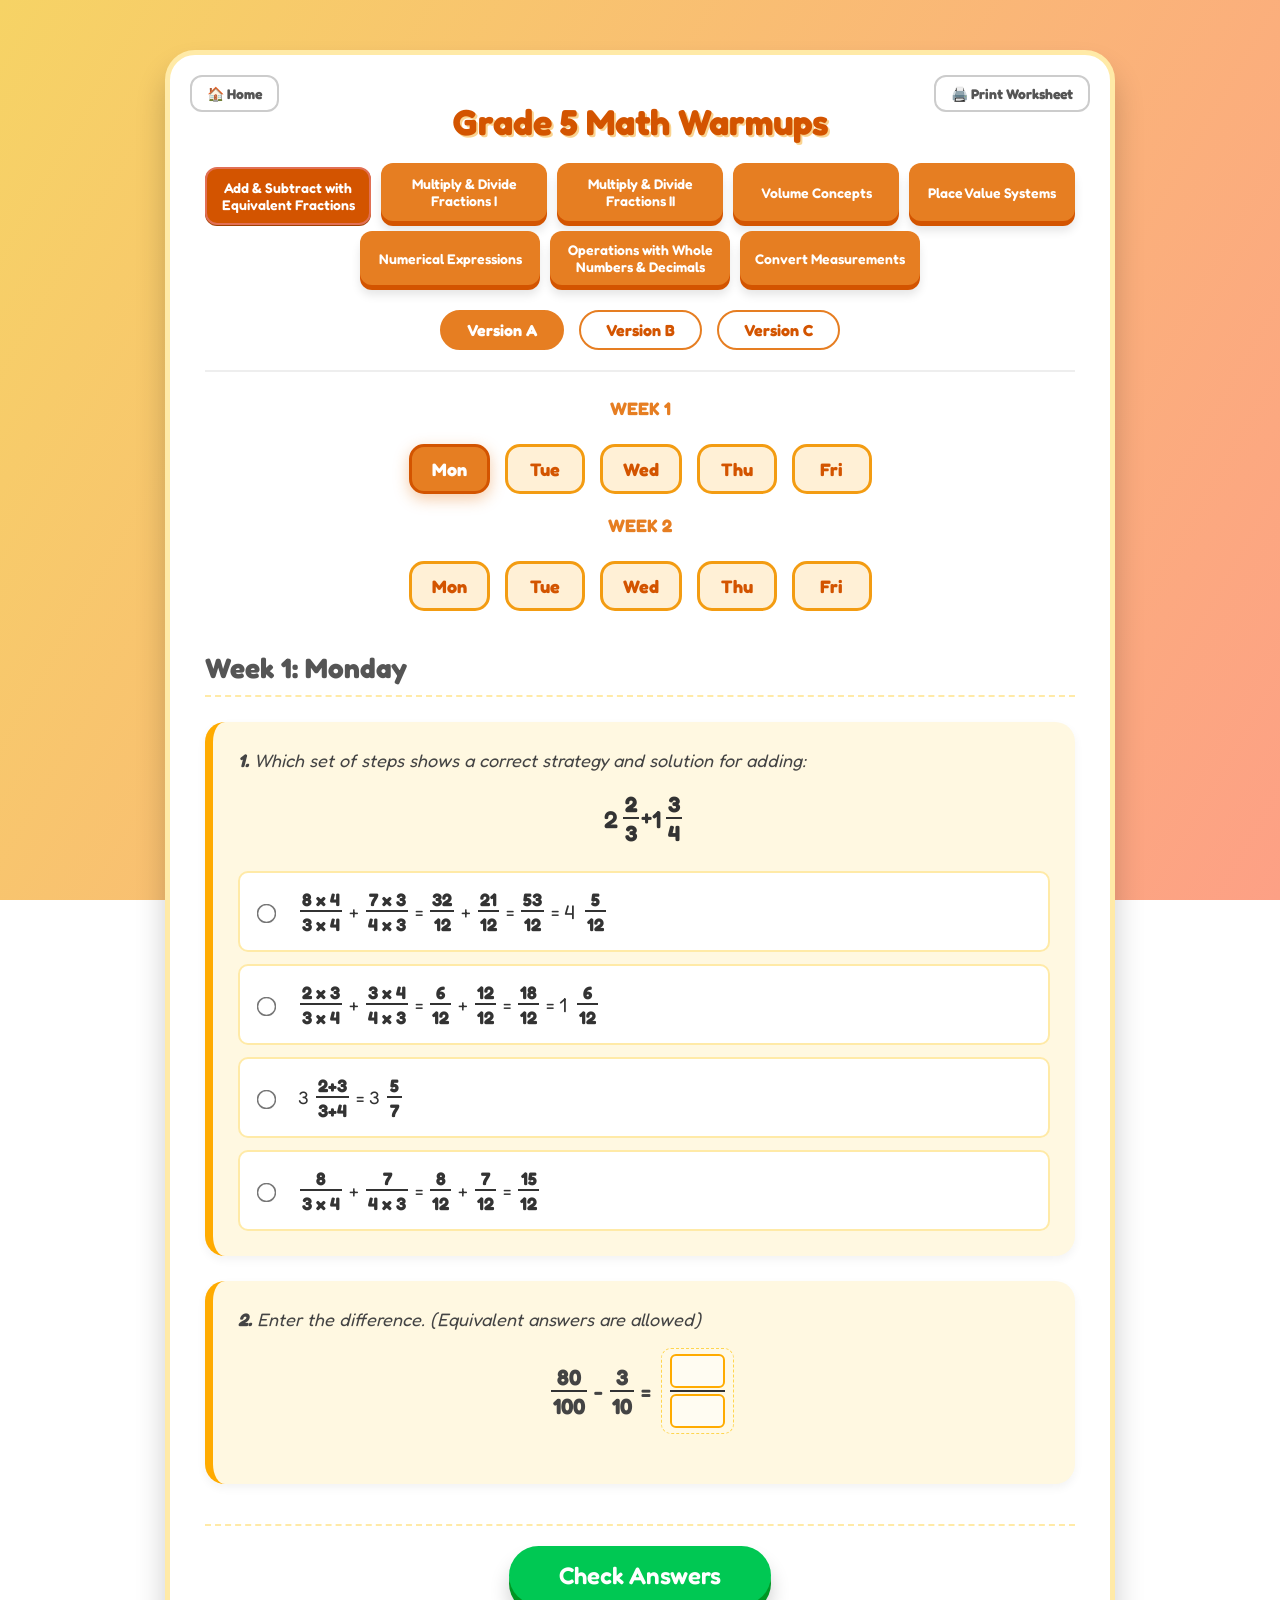
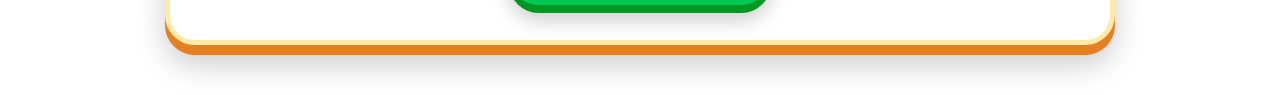
<file: gr_5_fiab_practice.html>
<!DOCTYPE html>
<html lang="en">
<head>
<meta charset="UTF-8"><meta name="viewport" content="width=device-width,initial-scale=1.0"><title>Grade 5 Math Warmups</title>
<link href="https://fonts.googleapis.com/css2?family=Fredoka:wght@400;600&family=Roboto:wght@400;700&display=swap" rel="stylesheet">
<style>
*{box-sizing:border-box}body{font-family:'Fredoka','Comic Sans MS',cursive,sans-serif;background-image:linear-gradient(120deg,#f6d365 0%,#fda085 100%);background-attachment:fixed;padding:20px;text-align:center;color:#333;margin:0;-webkit-print-color-adjust:exact}.container{max-width:950px;margin:30px auto;background:#fff;padding:35px;border-radius:30px;box-shadow:0 10px 0 #e67e22,0 20px 30px rgba(0,0,0,.2);border:5px solid #ffeaa7;min-height:700px;position:relative}
/* BUTTONS */
.print-btn{position:absolute;top:20px;right:20px;background-color:#fff;color:#555;border:2px solid #ccc;padding:8px 15px;border-radius:12px;cursor:pointer;font-family:inherit;font-weight:700;font-size:14px;display:flex;align-items:center;gap:5px;transition:all .2s;z-index:100}.print-btn:hover{background-color:#f0f0f0;border-color:#bbb}
.home-btn{position:absolute;top:20px;left:20px;background-color:#fff;color:#555;border:2px solid #ccc;padding:8px 15px;border-radius:12px;cursor:pointer;font-family:inherit;font-weight:700;font-size:14px;display:flex;align-items:center;gap:5px;transition:all .2s;z-index:100;text-decoration:none}.home-btn:hover{background-color:#f0f0f0;border-color:#bbb}

h1{color:#d35400;font-size:36px;margin-bottom:20px;margin-top:10px;text-shadow:2px 2px 0 #fad390}h3.screen-header{color:#555;font-size:28px;margin-bottom:25px;border-bottom:2px dashed #ffeaa7;padding-bottom:10px;text-align:left}.fraction-wrap{display:inline-block;vertical-align:middle;text-align:center;margin:0 2px;font-size:1em;font-weight:700}.frac-top{border-bottom:2px solid #333;display:block;padding:0 2px;margin-bottom:1px;min-width:15px}.frac-bottom{display:block;padding:0 2px;min-width:15px}.whole-part{display:inline-block;margin-right:3px;font-size:1.1em;vertical-align:middle}.mixed-text-container{display:inline;line-height:2.5}.fraction-input-group,.mixed-input-group,.whole-input-group,.expression-input-group{display:inline-flex;flex-direction:column;align-items:center;vertical-align:middle;background:#fff9e6;padding:5px 8px;border-radius:10px;border:1px dashed #ffd54f;margin:0 5px}.mixed-input-group{flex-direction:row}.whole-input-group{flex-direction:row;padding:8px}
/* HIDE SPINNERS */
input[type=number]::-webkit-inner-spin-button,input[type=number]::-webkit-outer-spin-button{-webkit-appearance:none;margin:0}input[type=number]{-moz-appearance:textfield}
/* INPUTS */
.frac-input,.mixed-whole-input,.whole-input,.expr-input{width:55px;padding:4px;font-family:inherit;font-size:18px;text-align:center;border:2px solid #ffab00;border-radius:6px;background-color:#fffcf2;outline:0}.whole-input{width:80px}.mixed-whole-input{width:50px;margin-right:5px;border-radius:8px}.frac-line{border-top:2px solid #333;width:100%;margin:2px 0;height:1px}.mixed-frac-container{display:flex;flex-direction:column;align-items:center}.visual-container{display:flex;justify-content:center;flex-wrap:wrap;gap:30px;margin:20px 0;padding:10px;background:#fff;border-radius:15px;border:2px solid #eee}.visual-item{display:flex;flex-direction:column;align-items:center}.visual-label{font-weight:700;margin-bottom:8px;color:#555;font-size:16px}
/* EXPRESSION INPUT UI */
.expr-input{width:220px;text-align:left;padding:8px 12px;font-weight:600;letter-spacing:1px}.expr-toolbar{display:flex;gap:5px;margin-top:6px}.btn-math{background:#e67e22;color:#fff;border:none;border-radius:6px;width:30px;height:30px;font-size:16px;font-weight:bold;cursor:pointer;font-family:inherit;transition:0.1s}.btn-math:hover{background:#d35400;transform:translateY(-2px)}.btn-math:active{transform:translateY(1px)}
/* NAV & LAYOUT */
.module-nav{display:flex;justify-content:center;gap:10px;margin-bottom:15px;flex-wrap:wrap;padding-bottom:10px}.btn-module{background-color:#e67e22;color:#fff;border:none;border-radius:12px;padding:10px 12px;cursor:pointer;font-family:inherit;font-size:14px;font-weight:600;box-shadow:0 5px 0 #d35400,0 10px 10px rgba(0,0,0,.1);transition:all .2s;flex:1 1 140px;max-width:180px}.btn-module.active{background-color:#d35400;transform:translateY(4px);box-shadow:0 1px 0 #a04000;border:2px solid #e17055}
/* VERSION NAV */
.version-nav{display:flex;justify-content:center;gap:15px;margin-bottom:25px;border-bottom:2px solid #eee;padding-bottom:20px;display:none;}.btn-version{background-color:#fff;color:#d35400;border:2px solid #e67e22;border-radius:20px;padding:8px 25px;cursor:pointer;font-family:inherit;font-size:16px;font-weight:700;transition:all .2s;}.btn-version.active{background-color:#e67e22;color:#fff;}
.nav-container{display:flex;flex-direction:column;gap:20px;margin-bottom:40px}.week-row{display:flex;justify-content:center;gap:15px;flex-wrap:wrap}.week-label{width:100%;color:#e67e22;font-weight:700;font-size:18px;margin-bottom:5px;text-transform:uppercase}.nav-btn{background-color:#fff0d6;border:3px solid #f39c12;border-radius:15px;padding:10px 20px;cursor:pointer;transition:all .2s;display:flex;align-items:center;justify-content:center;min-width:80px;height:50px;font-family:inherit;font-size:18px;font-weight:700;color:#d35400}.nav-btn.active{background-color:#e67e22;color:#fff;border-color:#d35400;box-shadow:0 5px 15px rgba(230,126,34,.4)}.question-card{background:#fff8e1;padding:25px;margin-bottom:25px;border-radius:20px;text-align:left;border-left:8px solid #ffab00;box-shadow:0 4px 10px rgba(0,0,0,.05);break-inside:avoid}.instructions{font-size:18px;color:#444;margin-bottom:15px;font-style:italic;display:block;line-height:1.5}
.instruction-math-block { font-style: normal; font-size: 22px; font-weight: 600; text-align: center; margin: 15px 0 25px 0; color: #333; }
.mc-container{display:flex;flex-direction:column;gap:12px}.mc-option{display:flex;align-items:center;gap:15px;background:#fff;padding:15px;border:2px solid #ffeaa7;border-radius:10px;cursor:pointer;transition:.2s;min-height:50px}.mc-option:hover{border-color:#ffab00;background:#fffcf2}.mc-option input[type=radio],.mc-option input[type=checkbox]{transform:scale(1.5);accent-color:#e67e22;margin-right:10px}.mc-content{font-size:18px;color:#333;display:flex;align-items:center;flex-wrap:wrap;gap:5px}.math-row{font-size:22px;font-weight:600;margin-bottom:25px;color:#444;display:flex;align-items:center;flex-wrap:wrap;gap:5px}.correct-bg{background-color:#e8f5e9!important;border-color:#2e7d32!important;color:#2e7d32!important}.incorrect-bg{background-color:#ffebee!important;border-color:#c62828!important}.correction-text{color:#27ae60;font-weight:700;font-size:16px;background:#e8f5e9;padding:4px 10px;border-radius:8px;margin-left:auto}.footer-controls{margin-top:40px;padding-top:20px;border-top:2px dashed #ffeaa7;display:flex;flex-direction:column;align-items:center;gap:20px}.check-btn{background-color:#00c853;color:#fff;font-family:inherit;padding:15px 50px;border:none;border-radius:50px;font-size:24px;font-weight:600;cursor:pointer;box-shadow:0 8px 0 #009624,0 15px 20px rgba(0,0,0,.2);transition:all .1s}.check-btn:hover{background-color:#00e676;transform:translateY(2px)}.check-btn:active{transform:translateY(6px);box-shadow:0 2px 0 #009624,0 5px 10px rgba(0,0,0,.2)}.feedback-box{font-size:20px;font-weight:700;padding:15px;border-radius:15px;width:100%;max-width:600px;display:none}.feedback-box.correct{display:block;background-color:#e8f5e9;color:#2e7d32;border:2px solid #a5d6a7}.feedback-box.warning{display:block;background-color:#fff3e0;color:#ef6c00;border:2px solid #ffcc80}.tbd-message{background:#fff;border:3px dashed #ccc;padding:50px;border-radius:20px;color:#777;font-size:24px;margin-top:30px}#print-area{display:none}

/* VISUAL BOX STYLES */
.math-square-box { display: inline-block; width: 28px; height: 28px; border: 2px solid #333; background: #fff; margin: 0 5px; vertical-align: middle; }
.math-circle-box { display: inline-block; width: 28px; height: 28px; border: 2px solid #333; border-radius: 50%; background: #fff; margin: 0 8px; vertical-align: middle; }
.term-wrap { display: inline-block; white-space: nowrap; margin-right: 4px; } 

/* --- PRINT STYLES --- */
@media print {
    @page { size: landscape; margin: 0.4in; }
    body { font-family: 'Roboto', sans-serif !important; background: none; background-color: white; color: black; padding: 0; margin: 0; width: 100%; zoom: 0.88; }
    .container { display: none !important; }
    #print-area { display: block !important; width: 100%; padding: 0; margin: 0; }
    
    input::placeholder { color: transparent !important; }
    input::-webkit-input-placeholder { color: transparent !important; }
    
    /* EXPLICIT PAGE LAYOUT */
    .print-page { page-break-after: always; width: 100%; display: block; padding-top: 10px; }
    .print-page:last-child { page-break-after: auto; }
    
    /* SINGLE ROW HEADER */
    .print-worksheet-header { display: flex; justify-content: space-between; align-items: center; border-bottom: none; margin-bottom: 25px; font-size: 14px !important; font-weight: bold; width: 100%; }
    
    /* HALF-PAGE COLUMNS */
    .print-day-columns { display: grid; grid-template-columns: 1fr 1fr; gap: 30px; align-items: start; width: 100%; }
    .print-day-col { display: flex; flex-direction: column; gap: 15px; }

    /* DAY HEADER ABOVE CARDS */
    .print-day-title { font-size: 15px !important; font-weight: bold; margin-bottom: 5px; color: #000; text-align: left; text-transform: uppercase; letter-spacing: 0.5px; }

    /* INDIVIDUAL QUESTION CARDS */
    .question-card { border: 2px solid #444 !important; border-radius: 8px !important; padding: 12px 15px !important; background: #fff !important; break-inside: avoid; page-break-inside: avoid; box-shadow: none !important; margin-bottom: 0 !important; border-left: 2px solid #444 !important;}
    
    /* MORE ELEGANT FONT SIZES */
    .instructions { margin-bottom: 6px; font-size: 13px !important; line-height: 1.4; color: #000; }
    .instruction-math-block { margin: 8px 0 10px 0; font-size: 15px !important; }
    .math-row { font-size: 15px !important; margin-bottom: 15px !important; }
    
    /* INPUT BOX SCALING */
    .frac-input, .mixed-whole-input, .whole-input { border: 1px solid #000; background-color: white; color: transparent; text-shadow: none; height: 22px !important; width: 35px !important; font-size: 13px !important; padding: 2px !important; border-radius: 4px !important; }
    .whole-input { width: 45px !important; }
    
    .expr-toolbar { display: none !important; }
    .expression-input-group { border: none !important; background: transparent !important; margin-top: 10px; }
    .expr-input { border: none !important; border-bottom: 1px solid #000 !important; background: transparent !important; width: 200px !important; color: transparent; text-shadow: none; font-size: 14px !important; }

    /* MULTIPLE CHOICE / CHECKBOXES */
    .mc-container { gap: 4px; }
    .mc-option { border: 1px solid #aaa; padding: 4px 8px; min-height: auto; font-size: 13px !important; line-height: 1.3; border-radius: 6px !important; }
    .mc-content { font-size: 13px !important; }
    .mc-option input { transform: scale(1); margin-right: 6px; }
    
    /* VISUALS */
    .visual-container { border: 1px solid #ccc; background: none; margin: 5px 0; padding: 5px; gap: 10px; }
    .visual-label { font-size: 12px !important; }
    svg { transform: scale(0.85); transform-origin: left center; margin-bottom: -15px; }
    svg, .math-square-box, .math-circle-box { filter: grayscale(100%); }

    .correction-text { display: none !important; }
    .correct-bg, .incorrect-bg { background-color: white !important; }
    
    /* ANSWER KEY */
    .answer-key-box { border: 2px solid #ccc; padding: 12px; border-radius: 8px; background: #fff; margin-bottom: 15px; break-inside: avoid; text-align: left; }
    .answer-key-day { margin-top: 8px; margin-bottom: 5px; font-weight: bold; border-bottom: 1px dashed #ccc; color: #000 !important; font-size: 14px; }
    .answer-item { margin-bottom: 3px; font-size: 12px !important; }
}
</style>
</head>
<body>

<div class="container">
    <a href="index.html" class="home-btn">🏠 Home</a>
    <button class="print-btn" onclick="window.print()">🖨️ Print Worksheet</button>

    <h1>Grade 5 Math Warmups</h1>

    <div class="module-nav">
        <button class="btn-module" onclick="selectModule(0)">Add & Subtract with Equivalent Fractions</button>
        <button class="btn-module" onclick="selectModule(1)">Multiply & Divide Fractions I</button>
        <button class="btn-module" onclick="selectModule(2)">Multiply & Divide Fractions II</button>
        <button class="btn-module" onclick="selectModule(3)">Volume Concepts</button>
        <button class="btn-module" onclick="selectModule(4)">Place Value Systems</button>
        <button class="btn-module" onclick="selectModule(5)">Numerical Expressions</button>
        <button class="btn-module" onclick="selectModule(6)">Operations with Whole Numbers & Decimals</button>
        <button class="btn-module" onclick="selectModule(7)">Convert Measurements</button>
    </div>

    <div class="version-nav" id="versionNav"></div>

    <div class="nav-container" id="navContainer"></div>

    <div id="content-area"></div>
    
    <div class="footer-controls" id="footer-controls" style="display:none;">
        <div id="feedback-box" class="feedback-box"></div>
        <button class="check-btn" onclick="checkAnswers()">Check Answers</button>
    </div>
</div>

<div id="print-area"></div>

<script src="data/gr5/mod1.js"></script>
<script src="data/gr5/mod2.js"></script>
<script src="data/gr5/mod3.js"></script>
<script src="data/gr5/mod4.js"></script>
<script src="data/gr5/mod5.js"></script>
<script src="data/gr5/mod6.js"></script>
<script src="data/gr5/mod7.js"></script>
<script src="data/gr5/mod8.js"></script>

<script>
    const dayMap = { "Mon": "Monday", "Tue": "Tuesday", "Wed": "Wednesday", "Thu": "Thursday", "Fri": "Friday" };

    function formatExprInput(input) {
        let val = input.value;
        val = val.replace(/\*/g, 'x').replace(/\//g, '÷');
        if (input.value !== val) {
            let start = input.selectionStart;
            input.value = val;
            input.selectionStart = input.selectionEnd = start;
        }
    }

    function insertMathSymbol(btn, symbol) {
        const input = btn.closest('.expression-input-group').querySelector('.expr-input');
        const start = input.selectionStart;
        const end = input.selectionEnd;
        const text = input.value;
        input.value = text.slice(0, start) + symbol + text.slice(end);
        input.focus();
        input.selectionStart = input.selectionEnd = start + symbol.length;
    }

    function renderVisualModel(whole, num, den, color = "#ccc") {
        const size = 80; const padding = 10;
        const width = (whole * (size + padding)) + (den > 0 ? size + padding : 0);
        let svg = `<svg width="${Math.max(width * 1.2, 120)}" height="${size+4}" style="overflow:visible; margin:5px;">`;
        for(let i=0; i<whole; i++) { let x = i * (size + padding); svg += `<rect x="${x}" y="0" width="${size}" height="${size}" fill="${color}" stroke="black" stroke-width="2" />`; }
        if(den > 0) {
            let xStart = whole * (size + padding);
            svg += `<rect x="${xStart}" y="0" width="${size}" height="${size}" fill="none" stroke="black" stroke-width="2" />`;
            let sliceWidth = size / den;
            for(let j=0; j<num; j++) svg += `<rect x="${xStart + (j*sliceWidth)}" y="0" width="${sliceWidth}" height="${size}" fill="${color}" stroke="none" />`;
            for(let k=1; k<den; k++) svg += `<line x1="${xStart + (k*sliceWidth)}" y1="0" x2="${xStart + (k*sliceWidth)}" y2="${size}" stroke="black" stroke-width="1" />`;
            svg += `<rect x="${xStart}" y="0" width="${size}" height="${size}" fill="none" stroke="black" stroke-width="2" />`;
        }
        svg += '</svg>'; return svg;
    }
    
    function renderRepeatedVisual(count, num, den, color = "#ccc") {
        const size = 60; const padding = 15; const width = count * (size + padding);
        let svg = `<svg width="${width}" height="${size+4}" style="overflow:visible; margin:5px;">`;
        for(let i=0; i<count; i++) {
            let x = i * (size + padding);
            svg += `<rect x="${x}" y="0" width="${size}" height="${size}" fill="none" stroke="black" stroke-width="2" />`;
            let sliceWidth = size / den;
            for(let j=0; j<num; j++) svg += `<rect x="${x + (j*sliceWidth)}" y="0" width="${sliceWidth}" height="${size}" fill="${color}" stroke="none" />`;
            for(let k=1; k<den; k++) svg += `<line x1="${x + (k*sliceWidth)}" y1="0" x2="${x + (k*sliceWidth)}" y2="${size}" stroke="black" stroke-width="1" />`;
            svg += `<rect x="${x}" y="0" width="${size}" height="${size}" fill="none" stroke="black" stroke-width="2" />`;
        }
        svg += '</svg>'; return svg;
    }

    function renderPieModel(whole, num, den, color="#ccc") {
        const r = 35; const d = r * 2; const padding = 10; const center = r + 2;
        const width = (whole * (d + padding)) + (den > 0 ? d + padding : 0);
        let svg = `<svg width="${Math.max(width * 1.1, 100)}" height="${d+4}" style="overflow:visible; margin:5px;">`;
        function getCoords(percent) { return [Math.cos(2*Math.PI*percent), Math.sin(2*Math.PI*percent)]; }
        for(let i=0; i<whole; i++) {
            let cx = center + (i * (d + padding));
            svg += `<circle cx="${cx}" cy="${center}" r="${r}" fill="${color}" stroke="black" stroke-width="2" />`;
            if(den > 1) { for(let k=0; k<den; k++) { const [x, y] = getCoords(k/den); svg += `<line x1="${cx}" y1="${center}" x2="${cx + x*r}" y2="${center + y*r}" stroke="black" stroke-width="1" />`; } }
        }
        if(den > 0) {
            let cx = center + (whole * (d + padding));
            svg += `<circle cx="${cx}" cy="${center}" r="${r}" fill="none" stroke="black" stroke-width="2" />`;
            for(let j=0; j<num; j++) {
                const [x1, y1] = getCoords(j/den); const [x2, y2] = getCoords((j+1)/den);
                svg += `<path d="M ${cx} ${center} L ${cx + x1*r} ${center + y1*r} A ${r} ${r} 0 0 1 ${cx + x2*r} ${center + y2*r} Z" fill="${color}" stroke="none" />`;
            }
            for(let k=0; k<den; k++) { const [x, y] = getCoords(k/den); svg += `<line x1="${cx}" y1="${center}" x2="${cx + x*r}" y2="${center + y*r}" stroke="black" stroke-width="1" />`; }
            svg += `<circle cx="${cx}" cy="${center}" r="${r}" fill="none" stroke="black" stroke-width="2" />`;
        }
        svg += '</svg>'; return svg;
    }
    
    function renderRepeatedPie(count, num, den, color="#ccc") {
        const r = 35; const d = r * 2; const padding = 15; const center = r + 2; const width = count * (d + padding);
        let svg = `<svg width="${width}" height="${d+4}" style="overflow:visible; margin:5px;">`;
        function getCoords(percent) { return [Math.cos(2*Math.PI*percent), Math.sin(2*Math.PI*percent)]; }
        for(let i=0; i<count; i++) {
            let cx = center + (i * (d + padding));
            svg += `<circle cx="${cx}" cy="${center}" r="${r}" fill="none" stroke="black" stroke-width="2" />`;
            for(let j=0; j<num; j++) {
                const [x1, y1] = getCoords(j/den); const [x2, y2] = getCoords((j+1)/den);
                svg += `<path d="M ${cx} ${center} L ${cx + x1*r} ${center + y1*r} A ${r} ${r} 0 0 1 ${cx + x2*r} ${center + y2*r} Z" fill="${color}" stroke="none" />`;
            }
            for(let k=0; k<den; k++) { const [x, y] = getCoords(k/den); svg += `<line x1="${cx}" y1="${center}" x2="${cx + x*r}" y2="${center + y*r}" stroke="black" stroke-width="1" />`; }
            svg += `<circle cx="${cx}" cy="${center}" r="${r}" fill="none" stroke="black" stroke-width="2" />`;
        }
        svg += '</svg>'; return svg;
    }

    function renderNumberLine(min = 0, max = 1, step = 0.1, points = []) {
        let svg = `<svg width="440" height="80" style="overflow:visible; margin:10px 0;">`;
        svg += `<line x1="20" y1="40" x2="420" y2="40" stroke="black" stroke-width="2" />`;
        svg += `<polygon points="20,40 30,35 30,45" fill="black" />`;
        svg += `<polygon points="420,40 410,35 410,45" fill="black" />`;
        
        let range = max - min;
        let numTicks = Math.round(range / step);
        if (numTicks === 0 || isNaN(numTicks)) numTicks = 1;
        let spacing = 380 / numTicks;
        
        for (let i = 0; i <= numTicks; i++) {
            let x = 30 + (i * spacing);
            let val = min + (i * step);
            svg += `<line x1="${x}" y1="35" x2="${x}" y2="45" stroke="black" stroke-width="2" />`;
            if (Math.abs(val - Math.round(val)) < 0.001) {
                svg += `<text x="${x}" y="65" text-anchor="middle" font-family="Fredoka" font-size="14">${Math.round(val)}</text>`;
            }
        }
        
        if (points && Array.isArray(points)) {
            points.forEach(p => {
                let x = 30 + (((p.val - min) / range) * 380);
                svg += `<circle cx="${x}" cy="40" r="6" fill="${p.color || '#e67e22'}" stroke="black" stroke-width="2" />`;
                if (p.label) {
                    svg += `<text x="${x}" y="25" text-anchor="middle" font-family="Fredoka" font-size="14" font-weight="bold" fill="${p.color || '#d35400'}">${p.label}</text>`;
                }
            });
        }
        svg += `</svg>`;
        return svg;
    }

    function renderBlockLayer(cols, rows, color="#e0e0e0") {
        let svg = `<svg width="220" height="130" style="overflow:visible; margin: 10px 0;">`;
        const startX = 40; const startY = 100; const dx = 20; const dy = 20; const sx = 12; const sy = -12; 
        for (let j = rows - 1; j >= 0; j--) {
            for (let i = 0; i < cols; i++) {
                let px = startX + i*dx + j*sx; let py = startY - dy + j*sy;
                svg += `<polygon points="${px},${py} ${px+dx},${py} ${px+dx+sx},${py+sy} ${px+sx},${py+sy}" fill="${color}" stroke="#333" stroke-width="1.5" stroke-linejoin="round" />`;
            }
        }
        for (let i = 0; i < cols; i++) {
            let px = startX + i*dx; let py = startY;
            svg += `<polygon points="${px},${py} ${px+dx},${py} ${px+dx},${py-dy} ${px},${py-dy}" fill="${color}" stroke="#333" stroke-width="1.5" stroke-linejoin="round" />`;
        }
        for (let j = 0; j < rows; j++) {
            let px = startX + cols*dx + j*sx; let py = startY + j*sy;
            svg += `<polygon points="${px},${py} ${px+sx},${py+sy} ${px+sx},${py+sy-dy} ${px},${py-dy}" fill="${color}" stroke="#333" stroke-width="1.5" stroke-linejoin="round" />`;
        }
        svg += `</svg>`; return svg;
    }
    
    function renderComposite(type, nameA="A", nameB="B", colorA="#e0e0e0", colorB="#f9f9f9") {
        let svg = `<svg width="240" height="150" style="overflow:visible; margin: 10px 0;">`;
        const F_MAIN = 'font-family="Fredoka" font-weight="bold" font-size="24" fill="#555"';
        if (type === 'stacked') {
            svg += `<polygon points="30,90 60,60 180,60 150,90" fill="${colorA}" stroke="black" stroke-width="2" />`; 
            svg += `<polygon points="30,90 150,90 150,130 30,130" fill="${colorA}" stroke="black" stroke-width="2" />`; 
            svg += `<polygon points="150,90 180,60 180,100 150,130" fill="${colorA}" stroke="black" stroke-width="2" />`; 
            svg += `<polygon points="30,50 60,20 120,20 90,50" fill="${colorB}" stroke="black" stroke-width="2" />`; 
            svg += `<polygon points="30,50 90,50 90,90 30,90" fill="${colorB}" stroke="black" stroke-width="2" />`; 
            svg += `<polygon points="90,50 120,20 120,60 90,90" fill="${colorB}" stroke="black" stroke-width="2" />`; 
            svg += `<text x="90" y="118" text-anchor="middle" ${F_MAIN}>${nameA}</text>`;
            svg += `<text x="60" y="78" text-anchor="middle" ${F_MAIN}>${nameB}</text>`;
        } else if (type === 'side_by_side') {
            svg += `<polygon points="30,60 50,40 100,40 80,60" fill="${colorA}" stroke="black" stroke-width="2" />`; 
            svg += `<polygon points="30,60 80,60 80,130 30,130" fill="${colorA}" stroke="black" stroke-width="2" />`; 
            svg += `<polygon points="80,60 100,40 100,110 80,130" fill="${colorA}" stroke="black" stroke-width="2" />`; 
            svg += `<polygon points="80,90 100,70 160,70 140,90" fill="${colorB}" stroke="black" stroke-width="2" />`; 
            svg += `<polygon points="80,90 140,90 140,130 80,130" fill="${colorB}" stroke="black" stroke-width="2" />`; 
            svg += `<polygon points="140,90 160,70 160,110 140,130" fill="${colorB}" stroke="black" stroke-width="2" />`; 
            svg += `<text x="55" y="103" text-anchor="middle" ${F_MAIN}>${nameA}</text>`;
            svg += `<text x="110" y="118" text-anchor="middle" ${F_MAIN}>${nameB}</text>`;
        }
        svg += `</svg>`; return svg;
    }

    function renderPrism(lLabel, wLabel, hLabel, bLabel, color="#fff") {
        let svg = `<svg width="220" height="150" style="overflow:visible; margin: 10px 0;">`;
        const F_MAIN = 'font-family="Fredoka" font-weight="bold" font-size="14"';
        svg += `<polygon points="30,60 70,30 170,30 130,60" fill="${color}" stroke="black" stroke-width="2" />`; 
        svg += `<polygon points="30,60 130,60 130,120 30,120" fill="${color}" stroke="black" stroke-width="2" />`; 
        svg += `<polygon points="130,60 170,30 170,90 130,120" fill="${color}" stroke="black" stroke-width="2" />`; 
        if (hLabel) svg += `<text x="25" y="95" text-anchor="end" ${F_MAIN}>${hLabel}</text>`;
        if (lLabel) svg += `<text x="80" y="140" text-anchor="middle" ${F_MAIN}>${lLabel}</text>`;
        if (wLabel) svg += `<text x="155" y="115" text-anchor="start" ${F_MAIN}>${wLabel}</text>`;
        if (bLabel) {
            svg += `<text x="80" y="85" text-anchor="middle" ${F_MAIN}>Base Area =</text>`;
            svg += `<text x="80" y="105" text-anchor="middle" ${F_MAIN}>${bLabel}</text>`;
        }
        svg += `</svg>`; return svg;
    }

    function renderRectangle(wLabel, hLabel, color="#fff") {
        function buildLabel(str) {
            let svg = ""; const parts = str.split(' '); 
            let isMixed = parts.length === 3 && parts[1].includes('/'); let isFrac = parts.length === 2 && parts[0].includes('/');
            const F_MAIN = 'font-family="Fredoka" font-weight="bold"';
            if (isMixed) {
                let [w, frac, unit] = parts; let [n, d] = frac.split('/');
                svg += `<text x="-24" y="5" text-anchor="end" font-size="16" ${F_MAIN}>${w}</text>`; 
                svg += `<text x="-12" y="-6" text-anchor="middle" font-size="12" ${F_MAIN}>${n}</text>`;
                svg += `<line x1="-20" y1="0" x2="-4" y2="0" stroke="black" stroke-width="1.5" />`;
                svg += `<text x="-12" y="11" text-anchor="middle" font-size="12" ${F_MAIN}>${d}</text>`;
                svg += `<text x="4" y="5" text-anchor="start" font-size="14" ${F_MAIN}>${unit}</text>`;
            } else if (isFrac) {
                let [frac, unit] = parts; let [n, d] = frac.split('/');
                svg += `<text x="-10" y="-6" text-anchor="middle" font-size="12" ${F_MAIN}>${n}</text>`;
                svg += `<line x1="-18" y1="0" x2="-2" y2="0" stroke="black" stroke-width="1.5" />`;
                svg += `<text x="-10" y="11" text-anchor="middle" font-size="12" ${F_MAIN}>${d}</text>`;
                svg += `<text x="4" y="5" text-anchor="start" font-size="14" ${F_MAIN}>${unit}</text>`;
            } else {
                svg += `<text x="0" y="5" text-anchor="middle" font-size="16" ${F_MAIN}>${str}</text>`;
            }
            return svg;
        }
        let svg = `<svg width="220" height="150" style="overflow:visible">`;
        svg += `<g transform="translate(110, 25)">${buildLabel(wLabel)}</g>`;
        svg += `<g transform="translate(25, 90) rotate(-90)">${buildLabel(hLabel)}</g>`;
        svg += `<rect x="45" y="40" width="130" height="100" fill="${color}" stroke="black" stroke-width="2" />`;
        svg += `</svg>`; return svg;
    }


    const appData = {
        modules: [
            typeof module1 !== 'undefined' ? module1 : { id: "m1", name: "Add/Sub Equiv Fractions (Missing)", weeks: [] },
            typeof module2 !== 'undefined' ? module2 : { id: "m2", name: "Mult/Div Fractions I (Missing)", weeks: [] },
            typeof module3 !== 'undefined' ? module3 : { id: "m3", name: "Mult/Div Fractions II (Missing)", weeks: [] },
            typeof module4 !== 'undefined' ? module4 : { id: "m4", name: "Volume Concepts (Missing)", weeks: [] },
            typeof module5 !== 'undefined' ? module5 : { id: "m5", name: "Place Value Systems (Missing)", weeks: [] },
            typeof module6 !== 'undefined' ? module6 : { id: "m6", name: "Numerical Expressions (Missing)", weeks: [] },
            typeof module7 !== 'undefined' ? module7 : { id: "m7", name: "Ops: Whole Num & Dec", weeks: [] },
            typeof module8 !== 'undefined' ? module8 : { id: "m8", name: "Convert Measurements (Missing)", weeks: [] }
        ]
    };

    // --- STATE ---
    let currentModuleIndex = 0; // Defaulting to Module 1 to test versions!
    let currentVersionIndex = 0; 
    let currentWeekIndex = 0; 
    let currentDayIndex = 0; 
    let currentAttempts = 0;

    function renderFraction(n, d) { return `<div class="fraction-wrap"><span class="frac-top">${n}</span><span class="frac-bottom">${d}</span></div>`; }
    
    function renderSegment(seg) {
        if (!seg) return '';
        if (seg.type === 'text') return `<div class="mixed-text-container">${seg.val || ''}</div>`;
        if (seg.type === 'break') return `<div style="width:100%; height: 5px;"></div>`; 
        if (seg.type === 'fraction') return renderFraction(seg.n, seg.d);
        if (seg.type === 'mixed') return `<div class="whole-part">${seg.w}</div>` + renderFraction(seg.n, seg.d);
        if (seg.type === 'box' || seg.type === 'square_box') return `<div class="math-square-box"></div>`;
        if (seg.type === 'circle_box') return `<div class="math-circle-box"></div>`;
        if (seg.type === 'term_wrap') return `<span class="term-wrap">${(seg.items||[]).map(s => renderSegment(s)).join('')}</span>`;
        if (seg.type === 'fraction_group') return `<div class="fraction-input-group" data-answer="${seg.ans}"><input type="number" class="frac-input" placeholder=""><div class="frac-line"></div><input type="number" class="frac-input" placeholder=""></div>`;
        if (seg.type === 'mixed_group') return `<div class="mixed-input-group" data-answer="${seg.ans}"><input type="number" class="mixed-whole-input" placeholder=""><div class="mixed-frac-container"><input type="number" class="frac-input" placeholder=""><div class="frac-line"></div><input type="number" class="frac-input" placeholder=""></div></div>`;
        if (seg.type === 'whole_number') return `<div class="whole-input-group" data-answer="${seg.ans}"><input type="number" class="whole-input" placeholder=""></div>`;
        
        if (seg.type === 'stacked_math') {
            return `<div class="whole-input-group" data-answer="${seg.ans}" style="border:none; background:transparent; padding:0; margin: 0 15px;">
                <table style="display: inline-table; border-collapse: collapse; font-size: 24px; font-family: 'Courier New', monospace; font-variant-numeric: tabular-nums; line-height: 1;">
                    <tr>
                        <td style="border: none; padding: 0 10px 5px 5px;"></td>
                        <td style="border: none; text-align: right; padding: 0 5px 5px 0; letter-spacing: 2px;">${seg.top}</td>
                    </tr>
                    <tr>
                        <td style="border-bottom: 2px solid black; padding: 0 10px 5px 5px;">${seg.operator}</td>
                        <td style="border-bottom: 2px solid black; text-align: right; padding: 0 5px 5px 0; letter-spacing: 2px;">${seg.bottom}</td>
                    </tr>
                    <tr>
                        <td colspan="2" style="padding-top: 10px; text-align: right;">
                            <input type="number" class="whole-input" placeholder="" style="width: 110px; text-align: right;">
                        </td>
                    </tr>
                </table>
            </div>`;
        }

        if (seg.type === 'expression_input') {
            let ansStr = JSON.stringify(seg.ans).replace(/"/g, '&quot;');
            return `<div class="expression-input-group" data-answers="${ansStr}">
                <input type="text" class="expr-input" oninput="formatExprInput(this)" placeholder="Type here...">
                <div class="expr-toolbar">
                    <button type="button" class="btn-math" onclick="insertMathSymbol(this, '(')">(</button>
                    <button type="button" class="btn-math" onclick="insertMathSymbol(this, ')')">)</button>
                    <button type="button" class="btn-math" onclick="insertMathSymbol(this, '+')">+</button>
                    <button type="button" class="btn-math" onclick="insertMathSymbol(this, '-')">-</button>
                    <button type="button" class="btn-math" onclick="insertMathSymbol(this, 'x')">x</button>
                    <button type="button" class="btn-math" onclick="insertMathSymbol(this, '÷')">÷</button>
                </div>
            </div>`;
        }

        if (seg.type === 'visual') return renderVisualModel(seg.whole, seg.num, seg.den, "#3498db");
        if (seg.type === 'visual-repeat') return renderRepeatedVisual(seg.count, seg.num, seg.den, "#3498db");
        if (seg.type === 'pie') return renderPieModel(seg.whole, seg.num, seg.den, "#9b59b6");
        if (seg.type === 'pie-repeat') return renderRepeatedPie(seg.count, seg.num, seg.den, "#9b59b6");
        
        return '';
    }

    function renderSection(section, index) {
        if (!section) return '';
        let html = `<div class="question-card">`;
        
        html += `<div class="instructions"><span style="margin-right:5px; font-weight:bold;">${index + 1}.</span>`;
        if (Array.isArray(section.instruction)) { section.instruction.forEach(seg => html += renderSegment(seg)); } else { html += `<span>${section.instruction || ''}</span>`; }
        html += `</div>`;

        if (section.instructionMath && Array.isArray(section.instructionMath)) {
            html += `<div class="instruction-math-block">`;
            section.instructionMath.forEach(seg => html += renderSegment(seg));
            html += `</div>`;
        }

        if (section.type === 'mixed_row' || section.type === 'visual_problem' || section.type === 'number_line') {
            if (section.type === 'visual_problem') {
                html += `<div class="visual-container">`;
                if (section.models && Array.isArray(section.models)) {
                    section.models.forEach(m => {
                        html += `<div class="visual-item">`;
                        if (m.label) html += `<div class="visual-label">${m.label}</div>`;
                        
                        if (m.type === 'composite') html += renderComposite(m.compType, m.nameA, m.nameB, m.colorA, m.colorB);
                        else if (m.type === 'block_layer') html += renderBlockLayer(m.cols, m.rows, m.color);
                        else if (m.type === 'rectangle') html += renderRectangle(m.wLabel, m.hLabel, m.color);
                        else if (m.type === 'prism') html += renderPrism(m.lLabel, m.wLabel, m.hLabel, m.bLabel, m.color);
                        else if (m.type === 'pie') html += renderPieModel(m.whole || 0, m.num, m.den, m.color || '#9b59b6');
                        else if (m.num !== undefined) html += renderVisualModel(m.whole || 0, m.num, m.den, m.color || '#3498db');
                        
                        html += `</div>`;
                    });
                }
                html += `</div>`;
            } else if (section.type === 'number_line') {
                html += `<div class="visual-container" style="border:none; background:none;">${renderNumberLine(section.min, section.max, section.step, section.points)}</div>`;
            }
            if (section.problems && Array.isArray(section.problems)) {
                section.problems.forEach(prob => {
                    html += `<div class="math-row" style="justify-content:center;">`;
                    if (prob.segments && Array.isArray(prob.segments)) {
                        prob.segments.forEach(seg => html += renderSegment(seg));
                    }
                    html += `</div>`;
                });
            }
        }
        else if (section.type === 'multiple_choice') {
            html += `<div class="mc-container">`;
            const inputType = section.select_all ? 'checkbox' : 'radio';
            
            if (section.options && Array.isArray(section.options)) {
                section.options.forEach((opt, idx) => {
                    const warningAttr = opt.warning ? `data-warning="${opt.warning}"` : '';
                    html += `<label class="mc-option" data-correct="${opt.correct}" ${warningAttr}>
                        <input type="${inputType}" name="mc_q_${index}" value="${idx}">
                        <div class="mc-content">`;
                        if (opt.content && Array.isArray(opt.content)) {
                            opt.content.forEach(seg => html += renderSegment(seg));
                        }
                    html += `</div></label>`;
                });
            }
            html += `<div class="correction-text" style="display:none;"></div></div>`;
        }
        html += `</div>`;
        return html;
    }

    function renderDay() {
        const module = appData.modules[currentModuleIndex];
        currentAttempts = 0;
        
        let weeksData = module.weeks;
        const versionNav = document.getElementById('versionNav');
        
        if (module.versions && module.versions.length > 0) {
            versionNav.style.display = 'flex';
            weeksData = module.versions[currentVersionIndex].weeks;
            
            let vHtml = '';
            module.versions.forEach((v, vIdx) => {
                const active = (vIdx === currentVersionIndex) ? 'active' : '';
                vHtml += `<button class="btn-version ${active}" onclick="selectVersion(${vIdx})">Version ${v.id || String.fromCharCode(65+vIdx)}</button>`;
            });
            versionNav.innerHTML = vHtml;
        } else {
            versionNav.style.display = 'none';
            versionNav.innerHTML = '';
        }

        if (!weeksData || weeksData.length === 0) {
            document.getElementById('content-area').innerHTML = `<div class="tbd-message">🚧 Content for <strong>${module.name}</strong> is coming soon! 🚧</div>`;
            document.getElementById('navContainer').innerHTML = ''; document.getElementById('footer-controls').style.display = 'none'; return;
        }
        
        const week = weeksData[currentWeekIndex]; 
        const day = week.days[currentDayIndex]; 
        const dayFullName = dayMap[day.name] || day.name;
        
        let navHtml = '';
        weeksData.forEach((w, wIdx) => {
            navHtml += `<div class="week-label">Week ${w.weekNum}</div><div class="week-row">`;
            w.days.forEach((d, dIdx) => {
                const active = (wIdx === currentWeekIndex && dIdx === currentDayIndex) ? 'active' : '';
                navHtml += `<button class="nav-btn ${active}" onclick="selectDay(${wIdx}, ${dIdx})">${d.name}</button>`;
            });
            navHtml += `</div>`;
        });
        document.getElementById('navContainer').innerHTML = navHtml;
        
        let contentHtml = `<div class="day-content"><h3 class="screen-header">Week ${week.weekNum}: ${dayFullName}</h3>`;
        if (day.sections && Array.isArray(day.sections)) {
            day.sections.forEach((sec, idx) => { contentHtml += renderSection(sec, idx); });
        }
        
        // --- RENDER HELPER HUB ON FRIDAY (WEB VIEW) ---
        if ((day.name === "Fri" || day.name === "Friday") && week.helperHub) {
            contentHtml += `
            <div style="border: 3px solid #9b59b6; border-radius: 20px; padding: 25px; background: #fff; margin-top: 30px; text-align: left; box-shadow: 0 4px 10px rgba(0,0,0,0.05);">
                <div style="font-size: 24px; font-weight: bold; color: #8e44ad; border-bottom: 2px dashed #e8daef; padding-bottom: 10px; margin-bottom: 15px;">${week.helperHub.title}</div>
                ${week.helperHub.content}
            </div>`;
        }
        
        contentHtml += `</div>`;
        
        document.getElementById('content-area').innerHTML = contentHtml;
        document.getElementById('footer-controls').style.display = 'flex';
        document.getElementById('feedback-box').style.display = 'none';
        
        const inputs = document.querySelectorAll('input');
        inputs.forEach(i => {
            i.disabled = false;
            if(i.type === 'text' || i.type === 'number') {
                i.parentElement.classList.remove('correct-bg', 'incorrect-bg');
                i.style.color = ""; 
                i.style.fontWeight = "";
                i.value = "";
            } else {
                i.checked = false;
                if(i.parentElement.classList.contains('mc-option')){
                    i.parentElement.style.border = "2px solid #ffeaa7";
                    i.parentElement.classList.remove('correct-bg', 'incorrect-bg');
                }
            }
        });
        document.querySelectorAll('.correction-text').forEach(f => f.style.display = 'none');
    }

    function selectModule(idx) { currentModuleIndex = idx; currentVersionIndex = 0; currentWeekIndex = 0; currentDayIndex = 0; renderDay(); updateBtns(idx); }
    function selectVersion(vIdx) { currentVersionIndex = vIdx; currentWeekIndex = 0; currentDayIndex = 0; renderDay(); }
    function selectDay(wIdx, dIdx) { currentWeekIndex = wIdx; currentDayIndex = dIdx; renderDay(); }
    function updateBtns(idx) { document.querySelectorAll('.btn-module').forEach((b, i) => { if(i===idx) b.classList.add('active'); else b.classList.remove('active'); }); }

    function checkAnswers() {
        currentAttempts++; let correctCount = 0; let totalCount = 0;
        
        document.querySelectorAll('.fraction-input-group').forEach(group => {
            if(group.closest('.mixed-input-group')) return;
            totalCount++;
            const inputs = group.querySelectorAll('input'); const n = parseFloat(inputs[0].value); const d = parseFloat(inputs[1].value);
            const target = parseFloat(group.getAttribute('data-answer'));
            let isCorrect = (!isNaN(n) && !isNaN(d) && d!==0 && Math.abs((n/d)-target) < 0.001);
            if(isCorrect) { group.classList.add('correct-bg'); group.classList.remove('incorrect-bg'); correctCount++; }
            else { group.classList.add('incorrect-bg'); group.classList.remove('correct-bg'); }
        });

        document.querySelectorAll('.mixed-input-group').forEach(group => {
            totalCount++;
            const w = parseFloat(group.querySelector('.mixed-whole-input').value)||0;
            const n = parseFloat(group.querySelector('.frac-input:nth-of-type(1)').value)||0;
            const d = parseFloat(group.querySelector('.frac-input:nth-of-type(2)').value)||1;
            const target = parseFloat(group.getAttribute('data-answer'));
            if(Math.abs((w+(n/d))-target) < 0.001) { group.classList.add('correct-bg'); group.classList.remove('incorrect-bg'); correctCount++; }
            else { group.classList.add('incorrect-bg'); group.classList.remove('correct-bg'); }
        });

        document.querySelectorAll('.whole-input-group').forEach(group => {
            totalCount++;
            const input = group.querySelector('.whole-input');
            const val = parseFloat(input.value);
            const target = parseFloat(group.getAttribute('data-answer'));
            if(!isNaN(val) && Math.abs(val - target) < 0.001) { 
                group.classList.add('correct-bg'); group.classList.remove('incorrect-bg'); correctCount++; 
            } else { 
                group.classList.add('incorrect-bg'); group.classList.remove('correct-bg'); 
                if(currentAttempts >= 2) {
                    input.value = target;
                    input.style.color = "#c0392b";
                    input.style.fontWeight = "bold";
                }
            }
        });

        document.querySelectorAll('.expression-input-group').forEach(group => {
            totalCount++;
            const input = group.querySelector('.expr-input');
            let val = input.value.replace(/\s+/g, '').toLowerCase().replace(/×/g, 'x').replace(/\*/g, 'x').replace(/\//g, '÷');
            const targets = JSON.parse(group.getAttribute('data-answers'));
            
            let isCorrect = targets.includes(val);
            if(isCorrect) { 
                group.classList.add('correct-bg'); group.classList.remove('incorrect-bg'); correctCount++; 
            } else { 
                group.classList.add('incorrect-bg'); group.classList.remove('correct-bg'); 
                if(currentAttempts >= 2) {
                    input.value = targets[0]; 
                    input.style.color = "#c0392b";
                    input.style.fontWeight = "bold";
                }
            }
        });
        
        document.querySelectorAll('.mc-container').forEach(container => {
            totalCount++; 
            const options = container.querySelectorAll('.mc-option');
            if (!options || options.length === 0) return;
            const isCheckbox = options[0].querySelector('input').type === 'checkbox';
            
            let isCorrectGroup = false;
            
            if (isCheckbox) {
                let allCorrectChecked = true;
                let noIncorrectChecked = true;
                options.forEach(opt => {
                    const checked = opt.querySelector('input').checked;
                    const correct = opt.getAttribute('data-correct') === 'true';
                    if (correct && !checked) allCorrectChecked = false;
                    if (!correct && checked) noIncorrectChecked = false;
                });
                isCorrectGroup = allCorrectChecked && noIncorrectChecked;
            } else {
                options.forEach(opt => {
                    if(opt.querySelector('input').checked && opt.getAttribute('data-correct')==='true') isCorrectGroup = true;
                });
            }
            
            const feedback = container.querySelector('.correction-text');
            feedback.style.display = "inline-block";
            let warningMsg = "";
            
            options.forEach(opt => {
                const checked = opt.querySelector('input').checked;
                const isCorrect = opt.getAttribute('data-correct') === 'true';
                const warning = opt.getAttribute('data-warning');
                
                opt.style.border = "2px solid #ffeaa7"; 
                opt.classList.remove('correct-bg','incorrect-bg');
                
                if(checked) {
                    if(isCorrect) opt.classList.add('correct-bg');
                    else {
                        opt.classList.add('incorrect-bg');
                        if(warning) warningMsg = warning;
                    }
                }
                
                if(isCorrect && (isCorrectGroup || currentAttempts >= 2)) {
                    opt.style.border = "2px solid #27ae60";
                }
            });

            if(isCorrectGroup) {
                correctCount++; feedback.innerHTML = "Correct!"; feedback.className = "correction-text correct-bg";
                feedback.style.backgroundColor="#e8f5e9"; feedback.style.color="#2e7d32";
            } else {
                if(warningMsg) {
                    feedback.innerHTML = warningMsg;
                    feedback.style.backgroundColor = "#fff3e0"; feedback.style.color = "#e67e22";
                } else if(currentAttempts < 2) {
                    feedback.innerHTML = "Try Again";
                    feedback.style.backgroundColor = "#fadbd8"; feedback.style.color = "#c0392b";
                } else {
                    feedback.innerHTML = "Solution Shown";
                    feedback.style.backgroundColor = "#fff3e0"; feedback.style.color = "#e67e22";
                }
            }
        });

        const fbBox = document.getElementById('feedback-box'); fbBox.style.display = 'block';
        if(correctCount === totalCount && totalCount > 0) { fbBox.className = 'feedback-box correct'; fbBox.innerHTML = "🌟 Amazing! You got everything correct! 🌟"; }
        else { fbBox.className = 'feedback-box warning'; fbBox.innerHTML = `You got ${correctCount} out of ${totalCount} correct. ${currentAttempts < 2 ? 'Try again!' : 'Review the solutions.'}`; }
    }

    function buildPrintHTML() {
        const module = appData.modules[currentModuleIndex];
        
        let weeksData = module.weeks;
        let versionText = '';
        if (module.versions && module.versions.length > 0) {
            weeksData = module.versions[currentVersionIndex].weeks;
            versionText = ` - Version ${module.versions[currentVersionIndex].id || String.fromCharCode(65+currentVersionIndex)}`;
        }

        if (!weeksData || weeksData.length === 0) { 
            document.getElementById('print-area').innerHTML = "<div style='padding: 20px; font-size: 20px;'>No content available to print.</div>";
            return; 
        }
        
        let fullHtml = ``;
        let ansKeys = []; 

        weeksData.forEach((week, wIdx) => {
            let wNum = week.weekNum;
            let daysHtml = [];
            
            // Build the Answer Key Box for this specific week
            let ansHtml = `<div class="answer-key-box">
                <strong style="font-size: 16px; color:#000;">Week ${wNum}</strong><br>`;

            if (week.days) {
                week.days.forEach((day, dIdx) => {
                    const dayName = dayMap[day.name] || day.name;
                    
                    // Day Header above Question Cards
                    let dHtml = `<div class="print-day-title">Week ${wNum}: ${dayName}</div>`;
                    
                    ansHtml += `<div class="answer-key-day">${dayName}</div>`;

                    if (day.sections) {
                        day.sections.forEach((sec, idx) => {
                            dHtml += renderSection(sec, idx); 

                            let ansList = [];
                            if (sec.type === 'multiple_choice' && sec.options) {
                                sec.options.forEach((opt, i) => { 
                                    if(opt.correct) ansList.push(String.fromCharCode(65+i)); 
                                });
                            } else if (sec.problems) {
                                sec.problems.forEach(prob => {
                                    if (prob.segments) {
                                        prob.segments.forEach(seg => {
                                            if (seg.ans !== undefined) {
                                                if (seg.type === 'expression_input' && Array.isArray(seg.ans)) {
                                                    ansList.push(seg.ans[0]);
                                                } else {
                                                    let val = seg.ans;
                                                    if (typeof val === 'number' && !Number.isInteger(val)) {
                                                        val = parseFloat(val.toFixed(4));
                                                    }
                                                    ansList.push(val);
                                                }
                                            }
                                        });
                                    }
                                });
                            }
                            ansHtml += `<div class="answer-item"><strong>${idx + 1}.</strong> ${ansList.length > 0 ? ansList.join(', ') : '<em>n/a</em>'}</div>`;
                        });
                    }
                    daysHtml.push(dHtml);
                });
            }
            
            ansHtml += `</div>`; 
            ansKeys.push(ansHtml);

            // --- FIXED: BUILD PRINT HELPER HUB FOR THIS SPECIFIC WEEK ---
            let helperHubPrintHtml = '';
            if (week.helperHub) {
                helperHubPrintHtml = `
                <div style="border: 2px solid #444; border-radius: 12px; padding: 12px 15px; background: #fff; break-inside: avoid; text-align: left;">
                    <div style="font-size: 18px; font-weight: bold; margin-bottom: 8px; color: #000; border-bottom: 1px dashed #ccc; padding-bottom: 4px;">${week.helperHub.title}</div>
                    ${week.helperHub.content}
                </div>`;
            }

            // PAGE 1 (For this week): Header + Mon/Tue
            fullHtml += `
            <div class="print-page">
                <div class="print-worksheet-header">
                    <div>Name: __________________________</div>
                    <div>Date: __________________________</div>
                    <div>Module: ${module.name}${versionText}</div>
                </div>
                <div class="print-day-columns">
                    <div class="print-day-col">${daysHtml[0] || ''}</div>
                    <div class="print-day-col">${daysHtml[1] || ''}</div>
                </div>
            </div>`;

            // PAGE 2: Wed/Thu
            fullHtml += `
            <div class="print-page">
                <div class="print-day-columns">
                    <div class="print-day-col">${daysHtml[2] || ''}</div>
                    <div class="print-day-col">${daysHtml[3] || ''}</div>
                </div>
            </div>`;

            // PAGE 3: Fri/Helper Hub
            fullHtml += `
            <div class="print-page">
                <div class="print-day-columns">
                    <div class="print-day-col">${daysHtml[4] || ''}</div>
                    <div class="print-day-col">${helperHubPrintHtml}</div>
                </div>
            </div>`;
        });

        // FINAL PAGE: Answer Key
        fullHtml += `
        <div class="print-page">
            <div class="print-worksheet-header" style="border-bottom: 2px solid #000; margin-bottom: 15px; padding-bottom: 8px; text-align: left;">
                <div>
                    <div style="font-size: 24px; font-weight: bold;">Answer Key - ${module.name}</div>
                    <div style="font-size: 16px; color: #444; font-weight: normal;">Grade 5 Math Warmups${versionText}</div>
                </div>
            </div>
            <div class="print-day-columns">
                <div class="print-day-col">${ansKeys[0] || ''}</div>
                <div class="print-day-col">${ansKeys[1] || ''}</div>
            </div>
        </div>`;

        document.getElementById('print-area').innerHTML = fullHtml;
    }

    window.addEventListener('beforeprint', buildPrintHTML);
    // Setting default to Module 0 so you immediately see the Version A/B/C tabs and the Helper Hub!
    selectModule(0); 
</script>
</body>
</html>
</file>
<file: css/gr4.css>
/* --- General Screen Styles --- */
body {
  font-family: "Fredoka", "Comic Sans MS", cursive, sans-serif;
  background-image: linear-gradient(120deg, #84fab0 0%, #8fd3f4 100%);
  background-attachment: fixed;
  padding: 20px;
  text-align: center;
  color: #333;
  margin: 0;
  -webkit-print-color-adjust: exact;
}

.container {
  max-width: 900px;
  margin: 30px auto;
  background: #ffffff;
  padding: 35px;
  border-radius: 30px;
  box-shadow:
    0 10px 0px #4facfe,
    0 20px 30px rgba(0, 0, 0, 0.2);
  border: 5px solid #d4e6f7;
  min-height: 700px;
  position: relative;
}

/* Print Button */
.print-btn {
  position: absolute;
  top: 20px;
  right: 20px;
  background-color: #ffffff;
  color: #555;
  border: 2px solid #ccc;
  padding: 8px 15px;
  border-radius: 12px;
  cursor: pointer;
  font-family: inherit;
  font-weight: bold;
  font-size: 14px;
  display: flex;
  align-items: center;
  gap: 5px;
  transition: all 0.2s;
  z-index: 100;
}

.print-btn:hover {
  background-color: #f0f0f0;
  border-color: #bbb;
}

h1 {
  color: #0099ff;
  font-size: 36px;
  margin-bottom: 30px;
  margin-top: 10px;
  text-shadow: 2px 2px 0px #bae0ff;
}

h3 {
  color: #555;
  font-size: 24px;
  margin-bottom: 15px;
  border-bottom: 2px dashed #d4e6f7;
  padding-bottom: 10px;
  text-align: left;
  position: relative;
}

.print-mod-label {
  display: none;
}

/* Hidden by default on screen */
.print-header,
.print-spacer {
  display: none;
}

/* --- FRACTION STYLES --- */
.fraction-wrap {
  display: inline-block;
  vertical-align: middle;
  text-align: center;
  margin: 0 4px;
  font-size: 0.9em;
  font-weight: bold;
}

.frac-top {
  border-bottom: 2px solid #333;
  display: block;
  padding: 1px 3px;
  margin-bottom: 1px;
  min-width: 15px;
}

.frac-bottom {
  display: block;
  padding: 1px 3px;
  min-width: 15px;
}

.whole-part {
  display: inline-block;
  margin-right: 2px;
  font-size: 1.1em;
  vertical-align: middle;
}

/* Fraction Input Boxes */
.frac-input {
  width: 40px;
  padding: 4px;
  font-family: inherit;
  font-size: 18px;
  text-align: center;
  border: 2px solid #ffab00;
  border-radius: 8px;
  background-color: #fffcf2;
  outline: none;
}

/* Standard whole number input */
.std-input {
  width: 60px;
  padding: 5px;
  font-family: inherit;
  font-size: 18px;
  text-align: center;
  border: 2px solid #ffab00;
  border-radius: 8px;
  background-color: #fffcf2;
  margin: 0 5px;
  outline: none;
}

/* Mixed Number Input Group */
.mixed-input-group,
.fraction-input-group {
  display: inline-flex;
  align-items: center;
  background: #fff9e6;
  padding: 5px 8px;
  border-radius: 10px;
  border: 1px dashed #ffd54f;
  margin: 0 5px;
}

.mixed-whole-input {
  width: 40px;
  padding: 8px 4px;
  font-family: inherit;
  font-size: 18px;
  text-align: center;
  border: 2px solid #ffab00;
  border-radius: 8px;
  background-color: #fffcf2;
  margin-right: 5px;
  outline: none;
}

/* Number Line SVG Container */
.number-line-container {
  width: 100%;
  overflow-x: auto;
  margin: 20px 0;
  text-align: center;
}

/* --- Module Navigation --- */
.module-nav {
  display: flex;
  justify-content: center;
  gap: 10px;
  margin-bottom: 30px;
  flex-wrap: wrap;
  border-bottom: 2px solid #eee;
  padding-bottom: 20px;
}

.btn-module {
  background-color: #00b894;
  color: white;
  border: none;
  border-radius: 12px;
  padding: 12px 15px;
  cursor: pointer;
  font-family: inherit;
  font-size: 15px;
  font-weight: 600;
  box-shadow:
    0 5px 0 #008f72,
    0 10px 10px rgba(0, 0, 0, 0.1);
  transition: all 0.2s;
  flex: 1;
  min-width: 180px;
}

.btn-module.active {
  background-color: #008f72;
  transform: translateY(4px);
  box-shadow: 0 1px 0 #006b55;
  border: 2px solid #55efc4;
}

/* --- Week/Day Navigation --- */
.nav-container {
  display: flex;
  flex-direction: column;
  gap: 20px;
  margin-bottom: 40px;
}

.week-row {
  display: flex;
  justify-content: center;
  gap: 15px;
  flex-wrap: wrap;
}

.week-label {
  width: 100%;
  color: #5c9ded;
  font-weight: bold;
  font-size: 18px;
  margin-bottom: 5px;
  text-transform: uppercase;
}

.nav-btn {
  background-color: #f0f7ff;
  border: 3px solid #b3d7ff;
  border-radius: 15px;
  padding: 10px 20px;
  cursor: pointer;
  transition: all 0.2s;
  display: flex;
  align-items: center;
  justify-content: center;
  min-width: 80px;
  height: 50px;
  font-family: inherit;
  font-size: 18px;
  font-weight: bold;
  color: #555;
}

.nav-btn.active {
  background-color: #2c7be5;
  color: white;
  border-color: #1a5bb8;
  box-shadow: 0 5px 15px rgba(44, 123, 229, 0.4);
}

/* --- Question Card Styles --- */
.question-card {
  background: #f4f9fc;
  padding: 25px;
  margin-bottom: 25px;
  border-radius: 20px;
  text-align: left;
  border-left: 8px solid #ffab00;
  box-shadow: 0 4px 10px rgba(0, 0, 0, 0.05);
  break-inside: avoid;
}

.instructions {
  font-size: 18px;
  color: #444;
  margin-bottom: 20px;
  font-style: italic;
}

/* --- GRID STYLES --- */
table.caaspp-grid {
  width: 100%;
  border-collapse: separate;
  border-spacing: 0;
  margin-bottom: 20px;
  background: white;
  border-radius: 15px;
  overflow: hidden;
  border: 2px solid #d4e6f7;
}

table.caaspp-grid th {
  background-color: #d4e6f7;
  padding: 15px;
  color: #2c7be5;
  font-weight: bold;
  font-size: 18px;
  border-bottom: 2px solid #fff;
}

table.caaspp-grid td {
  padding: 15px;
  border-bottom: 1px solid #eee;
  text-align: center;
  vertical-align: middle;
}

table.caaspp-grid td:first-child {
  text-align: left;
  font-size: 18px;
  font-weight: bold;
  color: #444;
  padding-left: 20px;
  border-right: 1px solid #eee;
}

.mixed-text-container {
  display: inline-block;
  vertical-align: middle;
}

input[type="checkbox"] {
  transform: scale(2);
  accent-color: #2c7be5;
  cursor: pointer;
}

.unknown-square {
  display: inline-block;
  width: 24px;
  height: 24px;
  border: 3px solid #333;
  border-radius: 4px;
  vertical-align: middle;
  background-color: #fff;
}

/* --- Input Feedback --- */
.math-row {
  font-size: 22px;
  font-weight: 600;
  margin-bottom: 15px;
  color: #444;
  display: flex;
  align-items: center;
  flex-wrap: wrap;
  gap: 5px;
}

.word-prob-text {
  font-size: 20px;
  margin-bottom: 15px;
  line-height: 1.8;
  color: #222;
}

/* Feedback Colors */
.correct-bg {
  background-color: #e8f5e9 !important;
  border-color: #2e7d32 !important;
  color: #2e7d32 !important;
}

.incorrect-bg {
  background-color: #ffebee !important;
  border-color: #c62828 !important;
}

.cell-correct {
  background-color: #e8f5e9;
}

.cell-incorrect {
  background-color: #ffebee;
}

.correction-text {
  color: #27ae60;
  font-weight: bold;
  font-size: 16px;
  background: #e8f5e9;
  padding: 2px 8px;
  border-radius: 8px;
  margin-left: 5px;
  vertical-align: middle;
}

.grid-answer-indicator {
  color: #27ae60;
  font-size: 14px;
  font-weight: bold;
  display: block;
}

/* --- EXTRA PRACTICE STYLES --- */
.btn-extra {
  background-color: #9b59b6;
  color: white;
  font-family: inherit;
  padding: 12px 30px;
  border: none;
  border-radius: 50px;
  font-size: 18px;
  font-weight: 600;
  cursor: pointer;
  margin-top: 40px;
  box-shadow:
    0 8px 0 #8e44ad,
    0 15px 20px rgba(0, 0, 0, 0.2);
  transition: all 0.1s;
}

.btn-extra:hover {
  background-color: #af7ac5;
  transform: translateY(2px);
}

.btn-extra:active {
  transform: translateY(6px);
  box-shadow:
    0 2px 0 #8e44ad,
    0 5px 10px rgba(0, 0, 0, 0.2);
}

#extraPracticeContainer {
  margin-top: 30px;
  background: #fcf4fc;
  padding: 25px;
  border-radius: 20px;
  border: 4px dashed #cdb4db;
}

.drill-grid {
  display: grid;
  grid-template-columns: repeat(auto-fit, minmax(240px, 1fr));
  gap: 15px;
  margin-bottom: 20px;
}

.drill-card {
  background: white;
  padding: 15px;
  border-radius: 15px;
  box-shadow: 0 2px 5px rgba(0, 0, 0, 0.05);
  font-size: 20px;
  font-weight: bold;
  display: flex;
  align-items: center;
  justify-content: center;
  gap: 10px;
  border: 2px solid transparent;
}

.drill-input {
  width: 60px !important;
  padding: 5px !important;
  font-size: 20px !important;
  border: 3px solid #cdb4db !important;
  border-radius: 8px !important;
  text-align: center;
  background-color: #fff;
  outline: none;
}

/* --- Footer --- */
.footer-controls {
  margin-top: 40px;
  padding-top: 20px;
  border-top: 2px dashed #d4e6f7;
  display: flex;
  flex-direction: column;
  align-items: center;
  gap: 20px;
}

.check-btn {
  background-color: #00c853;
  color: white;
  font-family: inherit;
  padding: 15px 50px;
  border: none;
  border-radius: 50px;
  font-size: 24px;
  font-weight: 600;
  cursor: pointer;
  box-shadow:
    0 8px 0 #009624,
    0 15px 20px rgba(0, 0, 0, 0.2);
  transition: all 0.1s;
}

.check-btn:hover {
  background-color: #00e676;
  transform: translateY(2px);
}

.check-btn:active {
  transform: translateY(6px);
  box-shadow:
    0 2px 0 #009624,
    0 5px 10px rgba(0, 0, 0, 0.2);
}

.check-btn:disabled {
  background-color: #95a5a6;
  box-shadow: none;
  cursor: not-allowed;
  transform: translateY(6px);
}

.feedback-box {
  font-size: 20px;
  font-weight: bold;
  padding: 15px;
  border-radius: 15px;
  width: 100%;
  max-width: 600px;
  display: none;
}

.feedback-box.correct {
  display: block;
  background-color: #e8f5e9;
  color: #2e7d32;
  border: 2px solid #a5d6a7;
}

.feedback-box.warning {
  display: block;
  background-color: #fff3e0;
  color: #ef6c00;
  border: 2px solid #ffcc80;
}

.feedback-box.info {
  display: block;
  background-color: #e3f2fd;
  color: #1565c0;
  border: 2px solid #90caf9;
}

.hidden {
  display: none;
}

.tbd-message {
  background: #f8f9fa;
  border: 3px dashed #ccc;
  padding: 50px;
  border-radius: 20px;
  color: #777;
  font-size: 24px;
  margin-top: 30px;
}

.home-btn {
  position: absolute;
  top: 20px;
  left: 20px;
  background-color: #ffffff;
  color: #555;
  border: 2px solid #ccc;
  padding: 8px 15px;
  border-radius: 12px;
  cursor: pointer;
  font-family: inherit;
  font-weight: bold;
  font-size: 14px;
  display: flex;
  align-items: center;
  gap: 5px;
  transition: all 0.2s;
  z-index: 100;
}

.home-btn:hover {
  background-color: #f0f0f0;
  border-color: #bbb;
}

/* ============================================================== */
/* --- STYLES MIGRATED FROM HTML (Ensuring Precedence via Cascade) --- */
/* ============================================================== */

table.match-grid {
  border-collapse: collapse;
  margin: 20px auto;
  width: 100%;
  table-layout: fixed;
}
table.match-grid td,
table.match-grid th {
  border: 1px solid #333;
  padding: 8px;
  text-align: center;
  vertical-align: middle;
  word-wrap: break-word;
}
table.match-grid td:first-child,
table.match-grid th:first-child {
  width: 30%;
  background-color: #fafafa;
}
table.match-grid th {
  background-color: #f0f0f0;
  color: #000;
}
table.match-grid th.corner-cell {
  background-color: #fff;
  border: none;
}
table.match-grid .fraction-wrap {
  transform: scale(0.9);
  margin: 0 auto;
}
table.caaspp-grid td:first-child .mixed-text-container {
  justify-content: flex-start;
}
.pie-chart-container {
  display: inline-block;
  vertical-align: middle;
}
.rect-model-container {
  display: block;
  margin: 10px auto;
  text-align: center;
}
.mixed-text-container {
  display: flex;
  align-items: center;
  justify-content: center;
  flex-wrap: wrap;
  gap: 5px;
  font-size: 18px;
}
input[type="checkbox"] {
  transform: scale(1.5);
  accent-color: #2ecc71;
  cursor: pointer;
}
.unknown-box {
  display: inline-block;
  width: 18px;
  height: 18px;
  border: 2px solid #333;
  vertical-align: -3px;
  margin: 0 3px;
  background-color: #fff;
}
td.cell-correct {
  background-color: #d4edda !important;
}
td.cell-incorrect {
  background-color: #f8d7da !important;
}
.grid-answer-indicator {
  font-size: 12px;
  color: #27ae60;
  font-weight: 700;
  margin-top: 4px;
}
.mc-container {
  text-align: left;
  display: inline-block;
  margin-top: 10px;
}
.mc-label {
  display: block;
  margin: 10px 0;
  cursor: pointer;
  font-size: 18px;
  padding: 5px;
  border-radius: 5px;
  transition: background 0.2s;
}
.mc-label:hover {
  background-color: #f0f8ff;
}
.mc-label input[type="radio"] {
  transform: scale(1.4);
  margin-right: 12px;
  cursor: pointer;
}
.mc-correct-text {
  color: #27ae60;
  font-weight: 700;
  background-color: #e8f8f5;
}
.mc-incorrect-text {
  color: #e74c3c;
  text-decoration: line-through;
}
#answer-key-section {
  display: none;
}

/* --- PRINT STYLES (Merged & Fixed Layout) --- */
@media print {
  @page {
    size: letter landscape;
    margin: 0.5in;
  }
  
  * {
    box-sizing: border-box;
  }
  
  body {
    background: none;
    background-color: white;
    color: black;
    padding: 0;
    margin: 0;
    font-size: 14pt;
    width: 100%;
    zoom: 80%;
  }
  
  .container {
    width: 100%;
    max-width: none;
    border: none;
    box-shadow: none;
    padding: 0;
    margin: 0;
  }

  /* HIDE UI ELEMENTS */
  h1,
  .home-btn,
  .module-nav,
  .nav-container,
  .footer-controls,
  .print-btn,
  .tbd-message,
  .btn-extra,
  .check-btn,
  #extraPracticeContainer,
  #placeholder {
    display: none !important;
  }

  /* SHOW PRINT ELEMENTS */
  .print-header {
    column-span: all;
    grid-column: 1 / -1;
    display: flex !important;
    justify-content: space-between;
    font-size: 18px;
    font-weight: bold;
    font-family: 'Roboto', sans-serif;
    margin-bottom: 15px;
    padding-bottom: 10px;
    margin-top: 10px;
    width: 100%;
  }

  /* NEW STRICT PAGE-BREAK WRAPPER */
  .print-page {
    page-break-after: always;
    break-after: page;
    width: 100%;
    display: block;
  }

  /* RIGID GRID FOR COLUMNS */
  .days-grid {
    display: grid !important;
    grid-template-columns: 1fr 1fr;
    column-gap: 0.5in;
    width: 100%;
    align-items: start;
  }

  /* Ensure helper hubs display when printing */
  .helper-hub {
    display: block !important;
  }

  .day-content {
    display: block !important;
    break-inside: avoid;
    margin-bottom: 0;
    padding: 0; 
    border: none;
    width: 100%;
    height: fit-content;
    counter-reset: question-counter; 
  }

  h3 {
    color: black;
    border-bottom: 2px solid #000;
    margin-top: 0;
    margin-bottom: 12px;
    font-size: 16pt;
    text-align: left;
    break-after: avoid;
  }

  .print-mod-label {
    display: none !important; 
  }

  .question-card {
    break-inside: avoid;
    page-break-inside: avoid;
    -webkit-column-break-inside: avoid;
    display: block;
    width: 100%;
    margin-bottom: 12px;
    padding: 12px 12px;
    border: 1px solid #ccc;
    box-shadow: none;
    background: #fff;
  }

  .instructions {
    font-size: 13pt;
    margin-bottom: 8px;
    margin-top: 0;
  }

  .instructions::before {
    counter-increment: question-counter;
    content: counter(question-counter) ". ";
    font-weight: bold;
    color: #000;
  }

  .frac-input,
  .std-input,
  .mixed-whole-input,
  .drill-input {
    border: 1px solid #000;
    background-color: white;
    color: transparent !important;
    box-shadow: none;
    min-width: 25px;
  }

  .frac-top {
    border-bottom-color: #000;
  }

  .correction-text,
  .grid-answer-indicator {
    display: none !important;
  }

  table.caaspp-grid,
  table.match-grid {
    border-collapse: collapse !important;
    border: 2px solid #000 !important;
    border-radius: 0 !important;
    overflow: visible !important;
  }
  
  table.caaspp-grid td,
  table.caaspp-grid th,
  table.match-grid td,
  table.match-grid th {
    border: 1px solid #000 !important;
  }

  table.match-grid {
    font-size: 12pt;
    margin: 10px auto;
  }
  
  table.match-grid td,
  table.match-grid th {
    padding: 8px 4px;
  }
  
  table.match-grid td:first-child,
  table.match-grid th:first-child {
    width: 15% !important;
  }
  
  table.match-grid td:not(:first-child),
  table.match-grid th:not(:first-child) {
    width: 21.25% !important;
  }

  table.caaspp-grid {
    table-layout: fixed;
    width: 100%;
    font-size: 12pt;
    margin-bottom: 8px;
    word-wrap: break-word;
  }
  
  table.caaspp-grid td,
  table.caaspp-grid th {
    padding: 10px 8px;
    text-align: center;
  }
  
  table.caaspp-grid td:first-child,
  table.caaspp-grid th:first-child {
    text-align: left;
    padding-left: 8px;
    width: 60%;
  }
  
  table.caaspp-grid td:not(:first-child),
  table.caaspp-grid th:not(:first-child) {
    width: 20%;
  }
  
  table.caaspp-grid th {
    background-color: #eee;
    color: black;
  }

  table.caaspp-grid .fraction-wrap,
  table.match-grid .fraction-wrap {
    transform: scale(1.05);
    transform-origin: center;
    margin: 0 auto;
  }
  
  table.caaspp-grid td:first-child .fraction-wrap {
    margin: 0;
  }

  table.caaspp-grid input[type="checkbox"],
  table.match-grid input[type="checkbox"] {
    transform: scale(1.5);
    margin: 0;
  }

  .correct-bg,
  .incorrect-bg,
  .cell-correct,
  .cell-incorrect {
    background-color: white !important;
  }

  .mixed-input-group,
  .fraction-input-group {
    border: none;
    background: none;
  }

  #answer-key-section {
    display: block !important;
    break-before: page !important;
    page-break-before: always !important;
    font-size: 11pt;
    font-family: sans-serif;
  }
  
  .ak-title {
    column-span: all;
    text-align: center;
    border-bottom: 2px solid #000;
    margin-bottom: 15px;
    font-size: 14pt;
    padding-bottom: 5px;
  }
  
  .ak-day-block {
    break-inside: avoid;
    margin-bottom: 15px;
    text-align: left;
  }
  
  .ak-day-title {
    font-weight: 700;
    text-decoration: underline;
    margin-bottom: 4px;
  }
  
  .ak-list {
    margin: 0;
    padding-left: 22px;
    text-align: left;
  }
  
  .ak-list li {
    margin-bottom: 4px;
    line-height: 1.3;
  }
  
  .mixed-text-container {
    font-size: 13pt;
    gap: 6px;
  }
  
  .mc-label {
    font-size: 13pt;
    margin: 12px 0;
  }
  
  .number-line-container svg {
    width: 100%;
    height: auto;
    max-height: 85px;
  }
  
  .unknown-box {
    border: 2px solid #000 !important;
  }
  
  .pie-chart-container svg {
    width: 50px;
    height: 50px;
  }

  /* Stack flex items completely on top of each other for print */
  .print-stack {
    display: block !important;
  }
  
  .print-stack > div {
    display: block !important;
    width: 100% !important;
    margin-bottom: 15px;
    box-sizing: border-box;
  }

  /* 1. Prevent long property words from wrapping and overflowing */
  .match-grid td:first-child {
    font-size: 13px !important;
    padding: 4px 6px !important;
  }

  /* 3. Force geometry shapes to print white with crisp black outlines */
  .geometry-shape path, 
  .geometry-shape polygon {
    fill: white !important;
    stroke: black !important;
  }

  /* Force symmetry lines to print black for contrast */
  .geometry-shape line {
    stroke: black !important;
  }

  /* 4. Apply the same clean grayscale formatting to the Helper Hub visuals */
  .helper-hub svg {
    background-color: transparent !important;
  }
  .helper-hub svg path, 
  .helper-hub svg polygon, 
  .helper-hub svg rect,
  .helper-hub svg circle {
    fill: white !important;
    stroke: black !important;
  }
  .helper-hub svg line, 
  .helper-hub svg polyline {
    stroke: black !important;
  }

  .match-grid th, .caaspp-grid th { background-color: #f4f4f4 !important; }

  /* Hide the "W" placeholder when printing */
  input::placeholder { color: transparent !important; }
  input::-webkit-input-placeholder { color: transparent !important; }

  /* Force all SVG shapes to white fill with black borders */
  svg.geometry-shape path, svg.geometry-shape polygon, svg.geometry-shape rect,
  .helper-hub svg path, .helper-hub svg polyline, .helper-hub svg rect {
      fill: #ffffff !important;
      stroke: #000000 !important;
  }
  svg.geometry-shape line, .helper-hub svg line { stroke: #000000 !important; }

}
</file>
